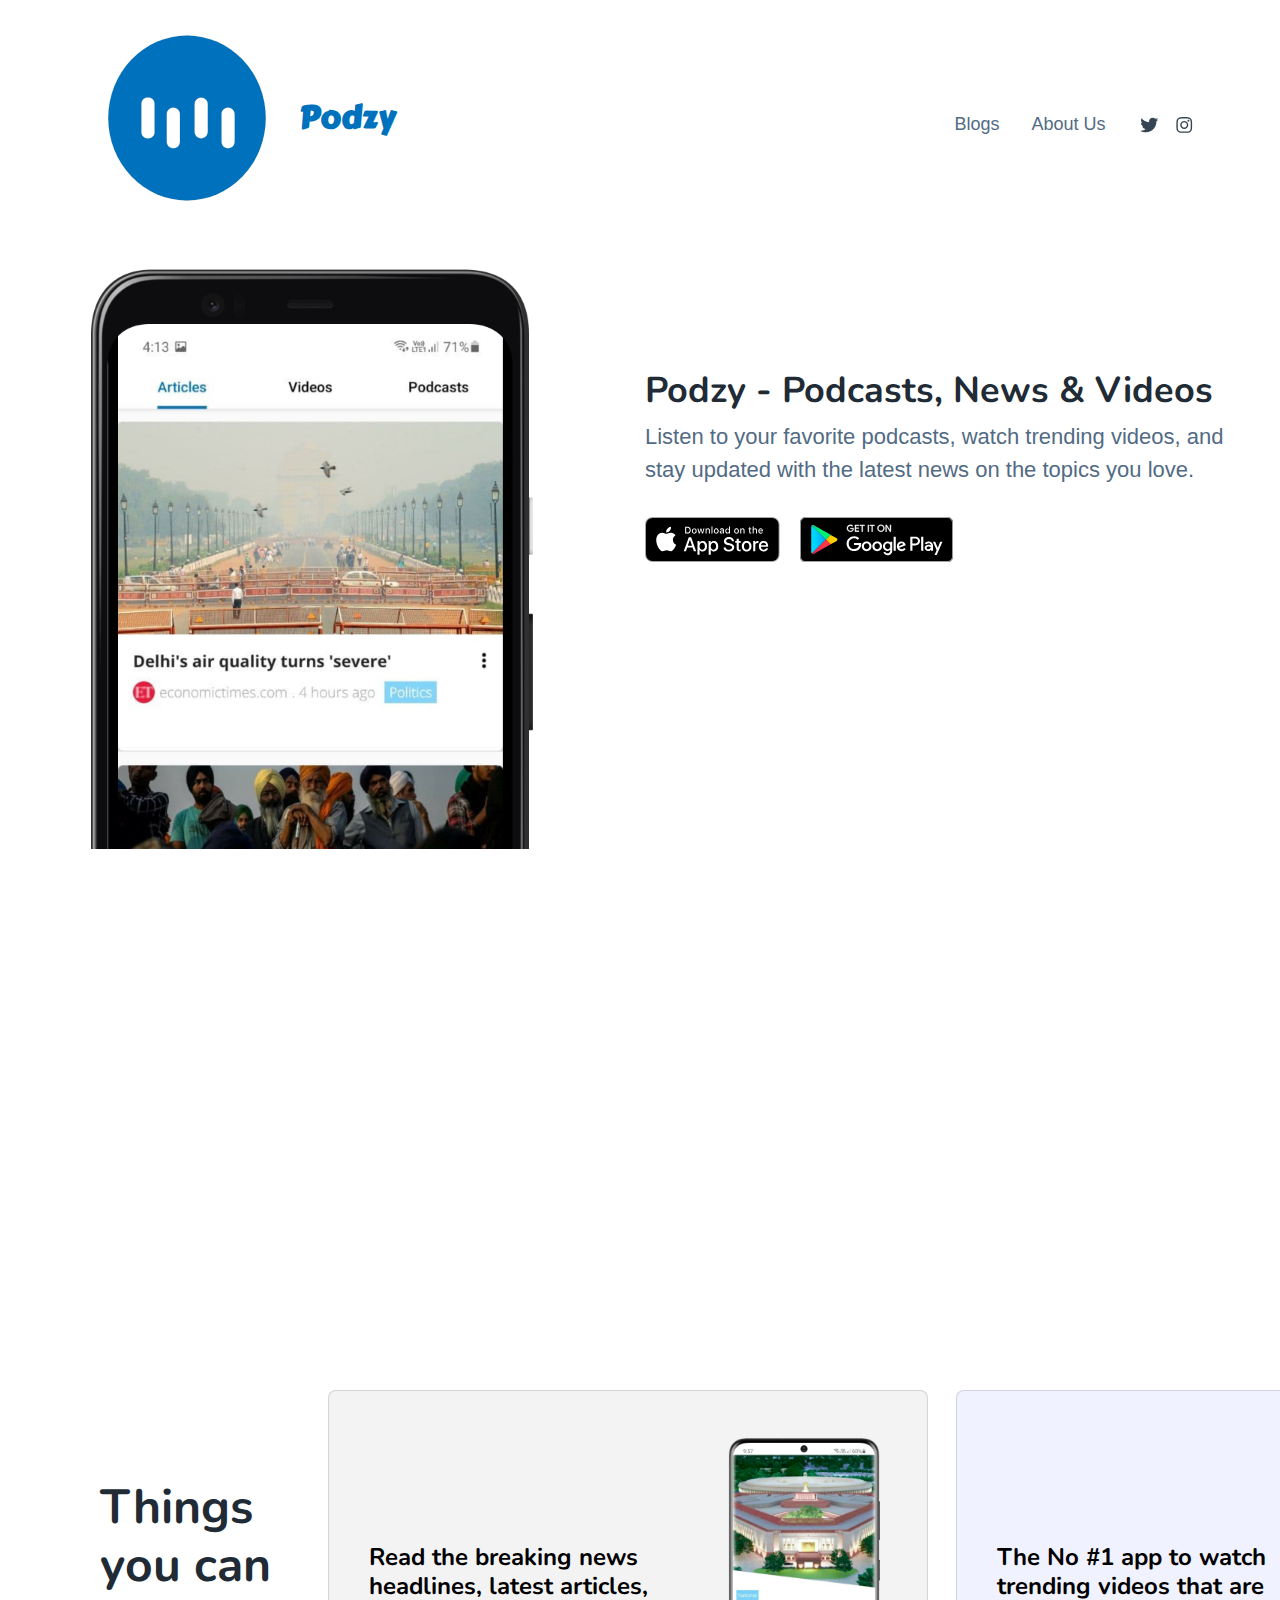
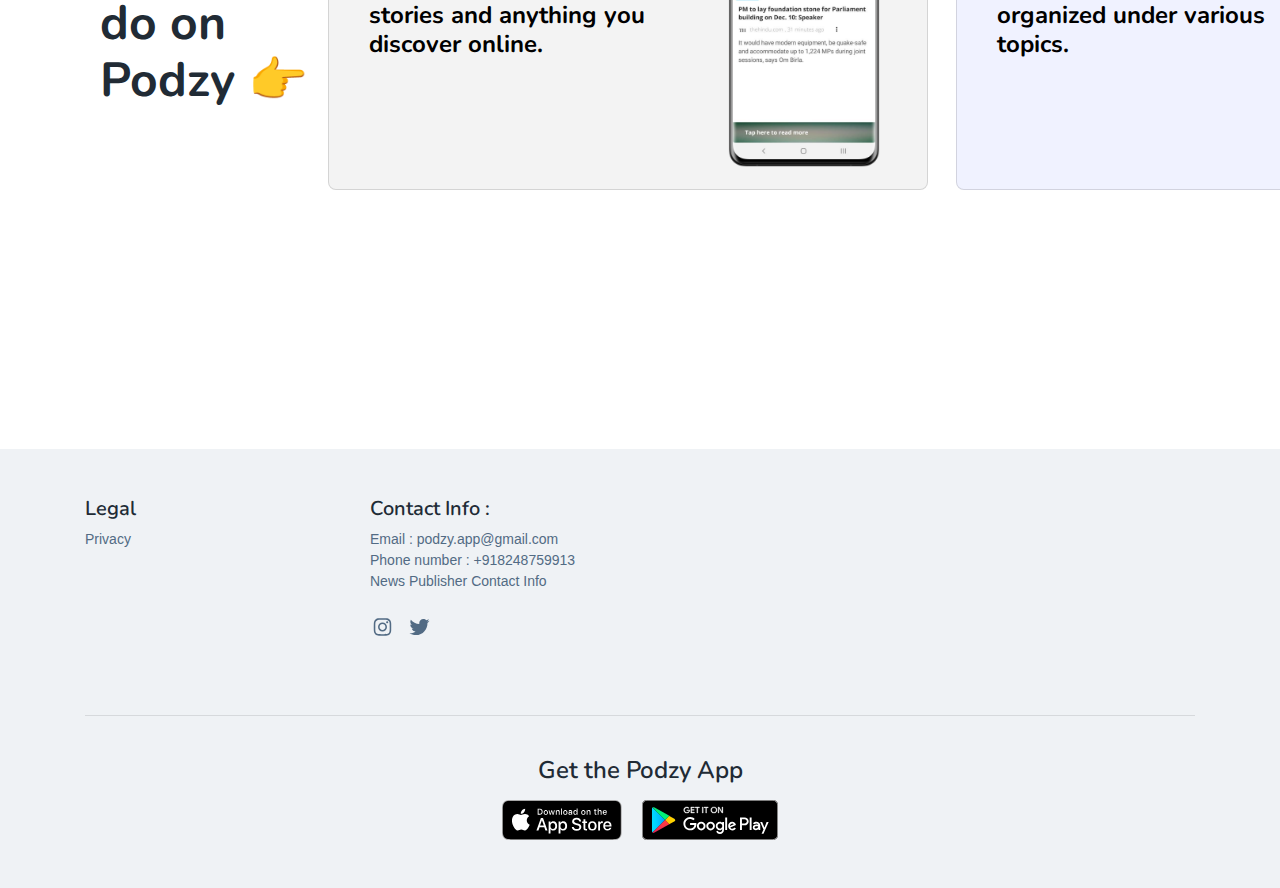
<file: index.html>
<!DOCTYPE html>
<html lang="en"> 
<head>
    <title>Podzy: Podcasts, News & Videos | Made in India</title>
    <meta charset="utf-8">
    <meta http-equiv="X-UA-Compatible" content="IE=edge">
    <meta name="viewport" content="width=device-width, initial-scale=1.0">
    <meta name="author" content="Podzy">    
	<meta name="description" content="Podzy is a one-stop destination to Read, Listen &amp; Watch all your favorite News &amp; Stories. Discover the world of Podzy!">
    <meta name="keywords" content="Podzy,News,Magazines,Articles,Stories,Podcast,Video,TTS,Text to Speech,Videos,Podcasts,app,Android,Podzy app,iOS">
	<link rel="shortcut icon" href="assets/images/logo.svg"> 
	<script type="application/ld+json">
		{
			"@context": "https://schema.org",
			"@type": "WebSite",
			"url": "https://podzy.in",
			"name": "Podzy",
			"description": "A one-stop destination to Read, Listen & Watch all your favorite News & Stories.",
			"publisher": {
				"@type": "Organization",
				"name": "Podzy"
			}
		}
	</script>
	<!--  https://alvarotrigo.com/blog/scroll-horizontally-with-mouse-wheel-vanilla-java/  -->

<!-- Facebook -->
<meta property="og:site_name" content="Podzy">
<meta property="og:title" content="A one stop destination to Read, Listen &amp; Watch all your favorite News &amp; Stories">
<meta property="og:description" content="A one stop destination to Read, Listen &amp; Watch all your favorite News &amp; Stories">
<meta property="og:url" content="https://podzy.in">
<meta property="og:image" content="https://podzy.in/assets/images/logo.svg">
<meta property="og:type" content="website">

<!-- Twitter -->
<meta name="twitter:card" content="summary_large_image">
<meta name="twitter:title" content="Podzy - A one stop destination to Read, Listen &amp; Watch all your favorite News &amp; Stories">
<meta name="twitter:description" content="A one stop destination to Read, Listen &amp; Watch all your favorite News &amp; Stories">
<meta name="twitter:site" content="@PodzyApp"/>
<meta name="twitter:creator" content="@PodzyApp"/>
<meta name="twitter:image" content="https://podzy.in/assets/images/logo.svg"/>

    
    <!-- Google Font -->
    <link rel="stylesheet" type="text/css" href="https://fonts.googleapis.com/css?family=Carter+One" />
    <link href="https://fonts.googleapis.com/css?family=Maven+Pro:400,500,700|Nunito:400,600,700" rel="stylesheet">

    <!-- FontAwesome JS-->
	<script defer src="assets/fontawesome/js/all.min.js"></script>
    
    <!-- Plugins CSS -->
    <link rel="stylesheet" href="assets/plugins/jquery-flipster/dist/jquery.flipster.min.css">
    
    
    <!-- Theme CSS -->  
    <link id="theme-style" rel="stylesheet" href="assets/css/theme.css">
</head> 

<style>
	body {
		font-family: 'Arial', sans-serif;
		margin: 0;
		padding: 0;
	}

	.parent-container {
		display: flex;
		align-items: center;
	}

	.heading-container {
    	margin-right: 16px;
		margin-left: 100px;
	}

	.heading-container h2 {
		font-size: 3rem; 
		font-weight: bold;
	}

	.scrolling-container {
		overflow-x: scroll;
		overflow-y: hidden;
		white-space: nowrap;
	}

	.scrolling-container .card {
		display: inline-block;
		align-items: center;
		padding: 10px;
		border-radius: 8px;
		overflow: hidden;
		background-color: #f0f0f0; 
		width: 600px; 
		height: 400px;
		margin-right: 24px;
		margin-top: 30px;
		margin-bottom: 40px;
	}
	.scrolling-container .card-content {
		display: flex;
		align-items: center;
		justify-content: space-between;
		width: 100%;
	}

	.scrolling-container .text-container {
		flex: 1;
		padding-left: 30px;
		padding-right: 10px;
		max-width: 400px; 
		white-space: normal; 
		overflow-wrap: break-word;
	}
	.scrolling-container .text-container h3 {
		font-size: 24px; 
		color: #000000;
		font-weight: bold;
		margin: 0;
	}

	.scrolling-container .image-container {
		flex-shrink: 0;
	}

	.scrolling-container .card img {
		max-width: 100%; 
		max-height: 400px; 
		display: block; 
		margin: 0 auto; 
		padding: 22px;
	}

	.scrolling-container .card h1 {
		font-size: 24px;
		margin-bottom: 16px;
	}
	.scrolling-container .card p {
		font-size: 16px;
	}
	.scrolling-container .card:nth-child(odd) {
		background-color: #f3f3f3;
	}
	.scrolling-container .card:nth-child(even) {
		background-color: #f0f2ff;
	}

	.navbar-nav .nav-item .nav-link {
    transition: color 0.3s ease-in-out;
  }
  .navbar-nav .nav-item .nav-link:hover, .navbar-nav .nav-item.active .nav-link {
    color: #0071bc;
  }

</style>
<body>    
	<header class="header">
		<div class="branding">  
		  <div class="container position-relative">
			<nav class="navbar navbar-expand-lg">
			  <h1 class="site-logo">
				<a class="navbar-brand d-flex align-items-center" href="/">
				  <img class="w-50 logo-icon" src="assets/images/logo.svg" alt="Podzy Logo">
				  <span style="font-family: 'Carter One'; font-style: normal; font-variant: normal; color: #0071bc; margin-left: 10px;">Podzy</span>
				</a>
			  </h1>
			  <!-- Navigation Elements -->
			  <ul class="navbar-nav ml-auto"> <!-- Added ml-auto class here -->
				<li class="nav-item">
				  <a class="nav-link px-3" style="font-size: 18px;" href="blogs.html">Blogs</a>
				</li>
				<li class="nav-item">
				  <a class="nav-link px-3" style="font-size: 18px;" href="#section2">About Us</a>
				</li>
			  </ul>
			  <ul class="social-list list-inline mb-0 ml-3">
				<li class="list-inline-item"><a class="text-dark" href="https://twitter.com/PodzyApp"><i class="fab fa-twitter fa-fw" style="font-size: 18px;"></i></a></li>
				<li class="list-inline-item"><a class="text-dark" href="https://www.instagram.com/podzy_app/"><i class="fab fa-instagram fa-fw" style="font-size: 18px;"></i></a></li>
			  </ul>
			</nav>     
		  </div>
		</div>
	  </header>
	
	
    
    <section style="height: 100vh;" class="hero-section">
	    <div class="container">
		    <div class="row figure-holder">
			    <div class="main-text-block col-12 col-md-6 pt-3 pt-md-4">
				    <h2 class="site-headline font-weight-bold mt-lg-5 pt-lg-5">Podzy - Podcasts, News & Videos</h2>
				    <div class="site-tagline mb-3">Listen to your favorite podcasts, watch trending videos, and stay updated with the latest news on the topics you love.</div>
				    <div class="cta-btns">
					    <ul class="app-stores list-unstyled list-inline mx-auto mx-md-0 d-inline-block">
						    <li class="list-inline-item mr-3"><a href="https://apps.apple.com/in/app/podzy-podcast-news-videos/id6447624492"><img class="ios" src="assets/images/appstore-apple.svg" alt="app-store"></a></li>
						    <li class="list-inline-item"><a href="https://play.google.com/store/apps/details?id=com.podeo"><img class="android" src="assets/images/appstore-android.svg" alt="google play"></a></li>
					    </ul>
				    </div>
			    </div>
		    </div>
	    </div>
    </section>

	<div style="height: 100vh;" class="parent-container">
		<div class="heading-container">
			<h2 class="heading">Things you can do on Podzy 👉</h2>
		</div>
		<div class="scrolling-container">
			<div class="card">
				<div class="card-content">
					<div class="text-container">
						<h3>Read the breaking news headlines, latest articles, stories and anything you discover online.</h3>
					</div>
					<div class="image-container">
						<img src="assets/images/news.png" alt="News Image">
					</div>
				</div>
			</div>
			<div class="card">
				<div class="card-content">
					<div class="text-container">
						<h3>The No #1 app to watch trending videos that are organized under various topics.</h3>
					</div>
					<div class="image-container">
						<img src="assets/images/video.png" alt="Video Image">
					</div>
				</div>
			</div>
			<div class="card">
				<div class="card-content">
					<div class="text-container">
						<h3>Enjoy a delightful podcast experience. Find your next obsession with our hand-curated podcast recommendations for easy discovery</h3>
					</div>
					<div class="image-container">
						<img src="assets/images/podcast.png" alt="Video Image">
					</div>
				</div>
			</div>
			<div class="card">
				<div class="card-content">
					<div class="text-container">
						<h3>We help you discover topics like tech, business, food, entrepreneurship, design, politics and more.</h3>
					</div>
					<div class="image-container">
						<img src="assets/images/discover.png" alt="Video Image">
					</div>
				</div>
			</div>
	
			<div class="card">
				<div class="card-content">
					<div class="text-container">
						<h3>Enjoy hands-free experience with our text to speech technology and get updated with the latest happenings even when you are cooking, commuting or working out</h3>
					</div>
					<div class="image-container">
						<img src="assets/images/listen.png" alt="Video Image">
					</div>
				</div>
			</div>
		</div>
	</div>

<!-- Trusted By so and so section -->     
    <section style="display:none" class="logos-section theme-bg-primary py-5 text-center">
	    <div class="container">
		    <h3 class="mb-5">Trusted by hundreds of software businesses</h3>
		    <div class="logos-row row mx-auto"> 
	            <div class="item col-6 col-md-4 col-lg-2 mb-3 mb-lg-0">
		            <div class="item-inner">
		                <img src="assets/images/logos/logo-1.svg" alt="logo">
		            </div>
	            </div>
	            <div class="item col-6 col-md-4 col-lg-2 mb-3 mb-lg-0">
		            <div class="item-inner">
		                <img src="assets/images/logos/logo-2.svg" alt="logo">
		            </div>
	            </div>
	            <div class="item col-6 col-md-4 col-lg-2 mb-3 mb-lg-0">
		            <div class="item-inner">
		                <img src="assets/images/logos/logo-3.svg" alt="logo">
		            </div>
	            </div>
	            <div class="item col-6 col-md-4 col-lg-2 mb-3 mb-lg-0">
		            <div class="item-inner">
		                <img src="assets/images/logos/logo-4.svg" alt="logo">
		            </div>
	            </div>
	            <div class="item col-6 col-md-4 col-lg-2 mb-3 mb-lg-0">
		            <div class="item-inner">
		                <img src="assets/images/logos/logo-5.svg" alt="logo">
		            </div>
	            </div>
	            <div class="item col-6 col-md-4 col-lg-2 mb-3 mb-lg-0">
		            <div class="item-inner">
		                <img src="assets/images/logos/logo-6.svg" alt="logo">
		            </div>
	            </div>    
	        </div>	    
	    </div>
    </section>

<!-- benifit section -->
    <section style="display:none" class="benefits-section py-5">
	    
	    <div class="container py-lg-5">
		    <h3 class="mb-5 text-center font-weight-bold">Market your mobile app effectively with Nova</h3>
		    <div class="row">
		        <div class="item col-12 col-lg-4">
				    <div class="item-inner text-center p-3 p-lg-5">
					    <img class="mb-3" src="assets/images/icon-target.svg" alt="" />
					    <h5>Focused on UX</h5>
					    <div>Use this area to list your app's key benefits.</div>
				    </div><!--//item-inner-->
			    </div><!--//item-->
			    <div class="item col-12 col-lg-4">
				    <div class="item-inner text-center p-3 p-lg-5">
					    <img class="mb-3" src="assets/images/icon-rocket.svg" alt="" />
					    <h5>Convert Users</h5>
					    <div>Use this area to list your app's key benefits.  </div>
				    </div><!--//item-inner-->
			    </div><!--//item-->
			    <div class="item col-12 col-lg-4">
				    <div class="item-inner text-center p-3 p-lg-5">
					    <img class="mb-3" src="assets/images/icon-cogs.svg" alt="" />
					    <h5>Easy Customisations</h5>
					    <div>Use this area to list your app's key benefits.  </div>
				    </div><!--//item-inner-->
			    </div><!--//item-->
		    </div><!--//row-->
		    <div class="pt-3 text-center">
			    <a class="btn btn-primary theme-btn theme-btn-ghost font-weight-bold" href="https://themes.3rdwavemedia.com/bootstrap-templates/free/nova-bootstrap-landing-page-template-for-mobile-apps/">Learn More</a>
		    </div>
	    </div>
	    
    </section>
    
<!-- Features section -->
    <section style="display:none" class="features-section py-5">
	    <div class="container py-lg-5">
		    <h3 class="mb-3 text-center font-weight-bold section-heading">Feature Highlights</h3>
		    <div class="row pt-5 mb-5">
			    
			    <div class="col-12 col-md-6 col-xl-5 offset-xl-1 d-none d-md-block">
				    <img class="product-figure product-figure-1 img-fluid" src="assets/images/product-figure-1.png" alt="" />
			    </div>
			    
		        <div class="col-12 col-md-6 col-xl-5 pr-xl-3 pt-md-3">
				    <div class="card rounded border-0 shadow-lg  mb-5">
					    <div class="card-body p-4">
							<h5 class="card-title"><i class="far fa-chart-bar mr-2 mr-lg-3 text-primary fa-lg fa-fw"></i>Feature Lorem Ipsum</h5>
							<p class="card-text">List one of your product's main features here. The screenshots used in this template are taken from <a href="https://themes.3rdwavemedia.com/bootstrap-templates/product/appify-bootstrap-4-admin-template-for-app-developers/" target="_blank">Bootstrap 4 admin template Appify</a>. </p>
							<a href="#" >Learn more <span class="more-arrow">&rarr;</span></a>
						</div>
				    </div><!--//card-->
				    
				    <div class="card rounded border-0 shadow-lg mb-5">
					    <div class="card-body p-4">
							<h5 class="card-title"><i class="fas fa-laptop-code mr-2 mr-lg-3 text-primary fa-lg fa-fw"></i>Feature Consectetuer</h5>
							<p class="card-text">List one of your product's main features here. The screenshots used in this template are taken from <a href="https://themes.3rdwavemedia.com/bootstrap-templates/product/appify-bootstrap-4-admin-template-for-app-developers/" target="_blank">Bootstrap 4 admin template Appify</a>.</p>
							<a href="#" >Learn more <span class="more-arrow">&rarr;</span></a>
						</div>
				    </div><!--//card-->
				    <div class="card rounded border-0 shadow-lg">
					    <div class="card-body p-4">
							<h5 class="card-title"><i class="far fa-calendar-alt mr-2 mr-lg-3 text-primary fa-lg fa-fw"></i>Feature Lorem Ipsum</h5>
							<p class="card-text">List one of your product's main features here. The screenshots used in this template are taken from <a href="https://themes.3rdwavemedia.com/bootstrap-templates/product/appify-bootstrap-4-admin-template-for-app-developers/" target="_blank">Bootstrap 4 admin template Appify</a>.</p>
							<a href="#" >Learn more <span class="more-arrow">&rarr;</span></a>
						</div>
				    </div><!--//card-->
			    </div>
			    
			    
		    </div>
		    
		    <div class="row">
			    <div class="col-12 col-md-6 col-xl-5 order-md-2 pr-xl-3 d-none d-md-block">
				    <img class="product-figure product-figure-2 img-fluid" src="assets/images/product-figure-2.png" alt="" />
			    </div>
			    <div class="col-12 col-md-6 col-xl-5 order-md-1 offset-xl-1 pt-xl-5">
				    <div class="card rounded border-0 shadow-lg  mb-5">
					    <div class="card-body p-4">
							<h5 class="card-title"><i class="fas fa-microphone-alt mr-2 mr-lg-3 text-primary fa-lg fa-fw"></i>Feature Commodo</h5>
							<p class="card-text">List one of your product's main features here. The screenshots used in this template are taken from <a href="https://themes.3rdwavemedia.com/bootstrap-templates/product/appify-bootstrap-4-admin-template-for-app-developers/" target="_blank">Bootstrap 4 admin template Appify</a>. Donec quam felis, ultricies nec, pellentesque eu, pretium quis, sem. </p>
							<a href="#" >Learn more <span class="more-arrow">&rarr;</span></a>
						</div>
				    </div><!--//card-->
				    
				    <div class="card rounded border-0 shadow-lg">
					    <div class="card-body p-4">
							<h5 class="card-title"><i class="far fa-comments mr-2 mr-lg-3 text-primary fa-lg fa-fw"></i>Feature  Ligula Eget</h5>
							<p class="card-text">List one of your product's main features here. Lorem ipsum dolor sit amet. The screenshots used in this template are taken from <a href="https://themes.3rdwavemedia.com/bootstrap-templates/product/appify-bootstrap-4-admin-template-for-app-developers/" target="_blank">Bootstrap 4 admin template Appify</a>.</p>
							<a href="#" >Learn more <span class="more-arrow">&rarr;</span></a>
						</div>
				    </div><!--//card-->
			    </div>
			   
		    </div>
		    
		    <div class="pt-5 text-center">
			    <a class="btn btn-primary theme-btn theme-btn-ghost font-weight-bold" href="#">View all features</a>
		    </div>
	    </div><!--//container-->
	    
    </section><!--//features-section-->
        
    
    <section style="display:none" id="quote" class="testimonial-section py-5">
	    <div class="container py-lg-5">
		    <h3 class="mb-1 mb-md-5 text-center">Loved by thousands of app developers like you</h3>
		    
		    <div id="flipster-carousel" class="flipster-carousel pt-md-3">
			    <div class="flip-items pb-5">
				    <div class="flip-item text-center text-md-left">
					    <div class="item-inner shadow-lg rounded">
						    <h5 class="mb-2">Amazing App!</h5>
						    <div class="ratings text-primary mb-3"><i class="fas fa-star"></i><i class="fas fa-star"></i><i class="fas fa-star"></i><i class="fas fa-star"></i><i class="fas fa-star"></i></div>
						    <div class="mb-3"> ... 
						    </div>
						    <div class="source media flex-column flex-md-row">
							    <img class="source-profile rounded-circle mr-md-3 mx-auto mx-md-0" src="assets/images/users/user-1.jpg" alt="" />
							    <div class="source-info media-body pt-3">
								    <div>Tony Carter</div>
								    <div>London, UK</div>
							    </div>
						    </div>
					    </div><!--//item-inner-->
				    </div><!--//flip-item-->
				    
				    <div class="flip-item">
					    <div class="item-inner shadow-lg rounded">
						    <h5 class="mb-2">Marvellous!</h5>
						    <div class="ratings text-primary mb-3"><i class="fas fa-star"></i><i class="fas fa-star"></i><i class="fas fa-star"></i><i class="fas fa-star"></i><i class="fas fa-star-half"></i></div>
						    <div class="mb-3">Lorem ipsum dolor sit amet, consectetuer adipiscing elit. Aenean commodo ligula eget dolor. Aenean massa. Cum sociis natoque penatibus et magnis dis.Lorem ipsum dolor sit amet, consectetuer adipiscing elit. Aenean commodo ligula eget dolor. Aenean massa. 
						    </div>
						    <div class="source media ">
							    <img class="source-profile rounded-circle mr-3" src="assets/images/users/user-2.jpg" alt="" />
							    <div class="source-info media-body pt-3">
								    <div>Helen Owens</div>
								    <div>New York, US</div>
							    </div>
						    </div>
					    </div><!--//item-inner-->
				    </div><!--//flip-item-->
				    
				    <div class="flip-item">
					    <div class="item-inner shadow-lg rounded">
						    <h5 class="mb-2">Actually Impressive!</h5>
						    <div class="ratings text-primary mb-3"><i class="fas fa-star"></i><i class="fas fa-star"></i><i class="fas fa-star"></i><i class="fas fa-star"></i><i class="fas fa-star"></i></div>
						    <div class="mb-3">Lorem ipsum dolor sit amet, consectetuer adipiscing elit. Aenean commodo ligula eget dolor. Aenean massa. Cum sociis natoque penatibus et magnis dis.Lorem ipsum dolor sit amet, consectetuer adipiscing elit. Aenean commodo ligula eget dolor. Aenean massa. 
						    </div>
						    <div class="source media">
							    <img class="source-profile rounded-circle mr-3" src="assets/images/users/user-3.jpg" alt="" />
							    <div class="source-info media-body pt-3">
								    <div>Scott Rivera</div>
								    <div>Florida, US</div>
							    </div>
						    </div>
					    </div><!--//item-inner-->
				    </div><!--//flip-item-->
				    
				    <div class="flip-item">
					    <div class="item-inner shadow-lg rounded">
						    <h5 class="mb-2">Total Game Changer!</h5>
						    <div class="ratings text-primary mb-3"><i class="fas fa-star"></i><i class="fas fa-star"></i><i class="fas fa-star"></i><i class="fas fa-star"></i><i class="fas fa-star"></i></div>
						    <div class="mb-3">Lorem ipsum dolor sit amet, consectetuer adipiscing elit. Aenean commodo ligula eget dolor. Aenean massa. Cum sociis natoque penatibus et magnis dis.Lorem ipsum dolor sit amet, consectetuer adipiscing elit. Aenean commodo ligula eget dolor. Aenean massa. 
						    </div>
						    <div class="source media">
							    <img class="source-profile rounded-circle mr-3" src="assets/images/users/user-4.jpg" alt="" />
							    <div class="source-info media-body pt-3">
								    <div>Charles Brewer</div>
								    <div>San Francisco, US</div>
							    </div>
						    </div>
					    </div><!--//item-inner-->
				    </div><!--//flip-item-->
				    
				    <div class="flip-item">
					    <div class="item-inner shadow-lg rounded">
						    <h5 class="mb-2">Just Perfect!</h5>
						    <div class="ratings text-primary mb-3"><i class="fas fa-star"></i><i class="fas fa-star"></i><i class="fas fa-star"></i><i class="fas fa-star"></i><i class="fas fa-star"></i></div>
						    <div class="mb-3">Lorem ipsum dolor sit amet, consectetuer adipiscing elit. Aenean commodo ligula eget dolor. Aenean massa. Cum sociis natoque penatibus et magnis dis.Lorem ipsum dolor sit amet, consectetuer adipiscing elit. Aenean commodo ligula eget dolor. Aenean massa. 
						    </div>
						    <div class="source media">
							    <img class="source-profile rounded-circle mr-3" src="assets/images/users/user-5.jpg" alt="" />
							    <div class="source-info media-body pt-3">
								    <div>Deborah Reed</div>
								    <div>Paris, France</div>
							    </div>
						    </div>
					    </div><!--//item-inner-->
				    </div><!--//flip-item-->
				    
				    <div class="flip-item">
					    <div class="item-inner shadow-lg rounded">
						    <h5 class="mb-2">Great App!</h5>
						    <div class="ratings text-primary mb-3"><i class="fas fa-star"></i><i class="fas fa-star"></i><i class="fas fa-star"></i><i class="fas fa-star"></i><i class="fas fa-star"></i></div>
						    <div class="mb-3">Lorem ipsum dolor sit amet, consectetuer adipiscing elit. Aenean commodo ligula eget dolor. Aenean massa. Cum sociis natoque penatibus et magnis dis.Lorem ipsum dolor sit amet, consectetuer adipiscing elit. Aenean commodo ligula eget dolor. Aenean massa. 
						    </div>
						    <div class="source media">
							    <img class="source-profile rounded-circle mr-3" src="assets/images/users/user-6.jpg" alt="" />
							    <div class="source-info media-body pt-3">
								    <div>Tony Cheng</div>
								    <div>San Francisco, US</div>
							    </div>
						    </div>
					    </div><!--//item-inner-->
				    </div><!--//flip-item-->
				    
				    <div class="flip-item">
					    <div class="item-inner shadow-lg rounded">
						    <h5 class="mb-2">Exceptional!</h5>
						    <div class="ratings text-primary mb-3"><i class="fas fa-star"></i><i class="fas fa-star"></i><i class="fas fa-star"></i><i class="fas fa-star"></i><i class="fas fa-star"></i></div>
						    <div class="mb-3">Lorem ipsum dolor sit amet, consectetuer adipiscing elit. Aenean commodo ligula eget dolor. Aenean massa. Cum sociis natoque penatibus et magnis dis.Lorem ipsum dolor sit amet, consectetuer adipiscing elit. Aenean commodo ligula eget dolor. Aenean massa. 
						    </div>
						    <div class="source media">
							    <img class="source-profile rounded-circle mr-3" src="assets/images/users/user-7.jpg" alt="" />
							    <div class="source-info media-body pt-3">
								    <div>Kimberly Wells</div>
								    <div>London, UK</div>
							    </div>
						    </div>
					    </div><!--//item-inner-->
				    </div><!--//flip-item-->

			    </div><!--//items-wrapper-->    
			    <div class="pt-5 text-center">
				    <a class="btn btn-primary theme-btn font-weight-bold" href="https://themes.3rdwavemedia.com/bootstrap-templates/free/nova-bootstrap-landing-page-template-for-mobile-apps/">Try Nova Now</a>
			    </div>
			    
		    </div>
	    </div><!--//container-->
	    
    </section><!--//testimonial-section-->
           
    
    <footer class="footer theme-bg-primary">
	    <div class="container py-5 mb-3">
		    <div class="row">
			    <div class="footer-col col-6 col-lg-3">
				    <h4 class="col-heading">Legal</h4>
				    <ul class="list-unstyled">
					    <li><a href="https://podzy.in/privacy_policy.html">Privacy</a></li>
				    </ul>
			    </div><!--//footer-col-->
			    <div class="footer-col col-6 col-lg-3">
				    <h4 class="col-heading">Contact Info : </h4>
				    <div>
					<a href="mailto:podzy.app@gmail.com">Email : podzy.app@gmail.com</a><br>
					<a href="#">Phone number : +918248759913</a><br>
					<a href="publisher_contact.html">News Publisher Contact Info</a>
					<br><br>
				     </div>
				    <ul class="social-list list-unstyled mb-0">
					    <li class="list-inline-item"><a href="https://www.instagram.com/podzy_app/"><i class="fab fa-instagram fa-fw"></i></a></li>
			            <li class="list-inline-item"><a href="https://twitter.com/PodzyApp"><i class="fab fa-twitter fa-fw"></i></a></li>		                
		            </ul><!--//social-list-->
		               
			    </div><!--//footer-col-->
		    </div><!--//row-->
	    </div><!--//container-->
	    <div class="container">
		    <hr>
	    </div>
	    <div class="download-area py-4">
		    <div class="container text-center">
			    <h3 class="mb-3">Get the Podzy App</h3>
			    <ul class="app-stores list-unstyled list-inline mx-auto  d-inline-block">
					<li class="list-inline-item mr-3"><a href="https://apps.apple.com/in/app/podzy-podcast-news-videos/id6447624492"><img class="ios" src="assets/images/appstore-apple.svg" alt="Podzy on app-store"></a></li>
				    <li class="list-inline-item"><a href="https://play.google.com/store/apps/details?id=com.podeo"><img class="android" src="assets/images/appstore-android.svg" alt="Podzy on Google Play"></a></li>
			    </ul>
		    </div><!--//container-->
	    </div><!--//download-area-->
    </footer>

       
    <!-- Javascript -->          
    <script type="text/javascript" src="assets/plugins/jquery-3.4.1.min.js"></script>
    <script type="text/javascript" src="assets/plugins/popper.min.js"></script>
    <script type="text/javascript" src="assets/plugins/bootstrap/js/bootstrap.min.js"></script>  
    
    <!-- Page Specific JS -->
    <script type="text/javascript" src="assets/plugins/jquery-flipster/dist/jquery.flipster.min.js"></script> 
    <script type="text/javascript" src="assets/js/flipster-custom.js"></script> 
</body>
</html>
</file>
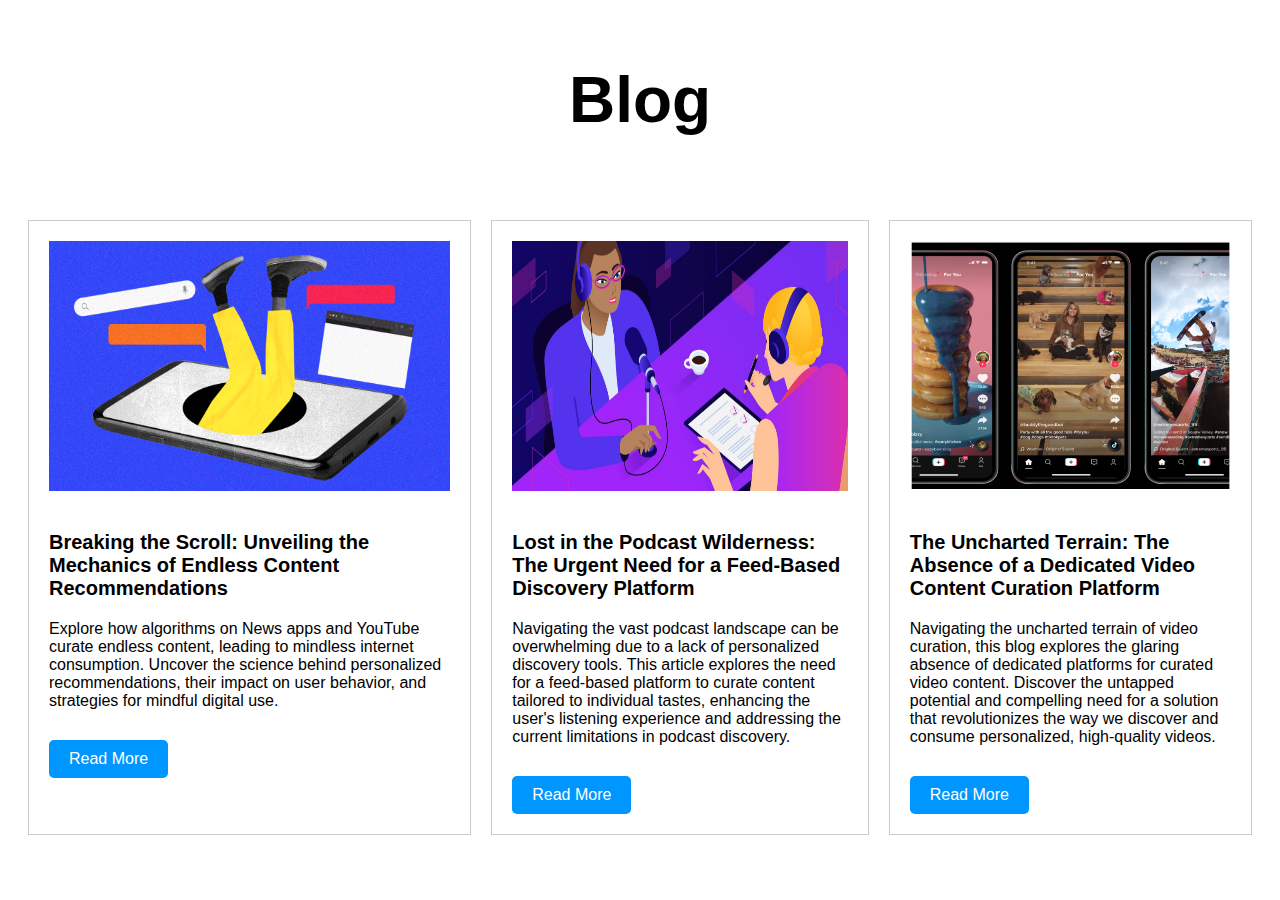
<file: blogs.html>
<!DOCTYPE html>
<html lang="en">
<head>
<meta charset="UTF-8">
<meta name="viewport" content="width=device-width, initial-scale=1.0">
<title>Blog</title>
<style>
  body {
    font-family: Arial, sans-serif;
  }
  .main-heading {
    text-align: center;
    padding: 20px;
    font-size: 4em;
  }
  .grid-container {
    display: grid;
    grid-template-columns: auto auto auto;
    padding: 10px;
  }
  .grid-item {
    padding: 20px;
    border: 1px solid #ccc;
    margin: 10px;
  }
  .image {
    width: 100%;
    height: 250px;
    background-color: #ddd;
  }

  .image img {
    width: 100%;
    height: 250px;
  }

  .title {
    font-size: 20px;
    margin: 10px 0;
    font-weight: bold;
    margin-top: 40px;
  }
  .description {
    margin: 10px 0;
    margin-top: 20px;
  }
  .read-more {
    display: inline-block;
    background-color: #0096FF;
    color: white;
    padding: 10px 20px;
    text-decoration: none;
    border-radius: 5px;
    margin-top: 20px;
  }
  .read-more:hover {
    background-color: #0000FF;
  }
</style>
</head>
<body>
<h1 class="main-heading">Blog</h1>
<div class="grid-container">
  <div class="grid-item">
    <div class="image"><img src="assets/images/rabbit_hole.png" alt="rabbit hole"></div>
    <div class="title">Breaking the Scroll: Unveiling the Mechanics of Endless Content Recommendations</div>
    <div class="description">Explore how algorithms on News apps and YouTube curate endless content, leading to mindless internet consumption. Uncover the science behind personalized recommendations, their impact on user behavior, and strategies for mindful digital use.</div>
    <a href="podzy_scroll.html" class="read-more">Read More</a>
  </div>
  <div class="grid-item">
    <div class="image"><img src="assets/images/podcast_wild.jpg" alt="Podcast Feed"></div>
    <div class="title">Lost in the Podcast Wilderness: The Urgent Need for a Feed-Based Discovery Platform</div>
    <div class="description">Navigating the vast podcast landscape can be overwhelming due to a lack of personalized discovery tools. This article explores the need for a feed-based platform to curate content tailored to individual tastes, enhancing the user's listening experience and addressing the current limitations in podcast discovery.</div>
    <a href="podcast_feed.html" class="read-more">Read More</a>
  </div>
  <div class="grid-item">
    <div class="image"><img src="assets/images/vido_feed.png" alt="Video Feed"></div>
    <div class="title">The Uncharted Terrain: The Absence of a Dedicated Video Content Curation Platform</div>
    <div class="description">Navigating the uncharted terrain of video curation, this blog explores the glaring absence of dedicated platforms for curated video content. Discover the untapped potential and compelling need for a solution that revolutionizes the way we discover and consume personalized, high-quality videos.</div>
    <a href="video_feed.html" class="read-more">Read More</a>
  </div>
  <!-- Repeat .grid-item for more blog posts -->
</div>

</body>
</html>
</file>
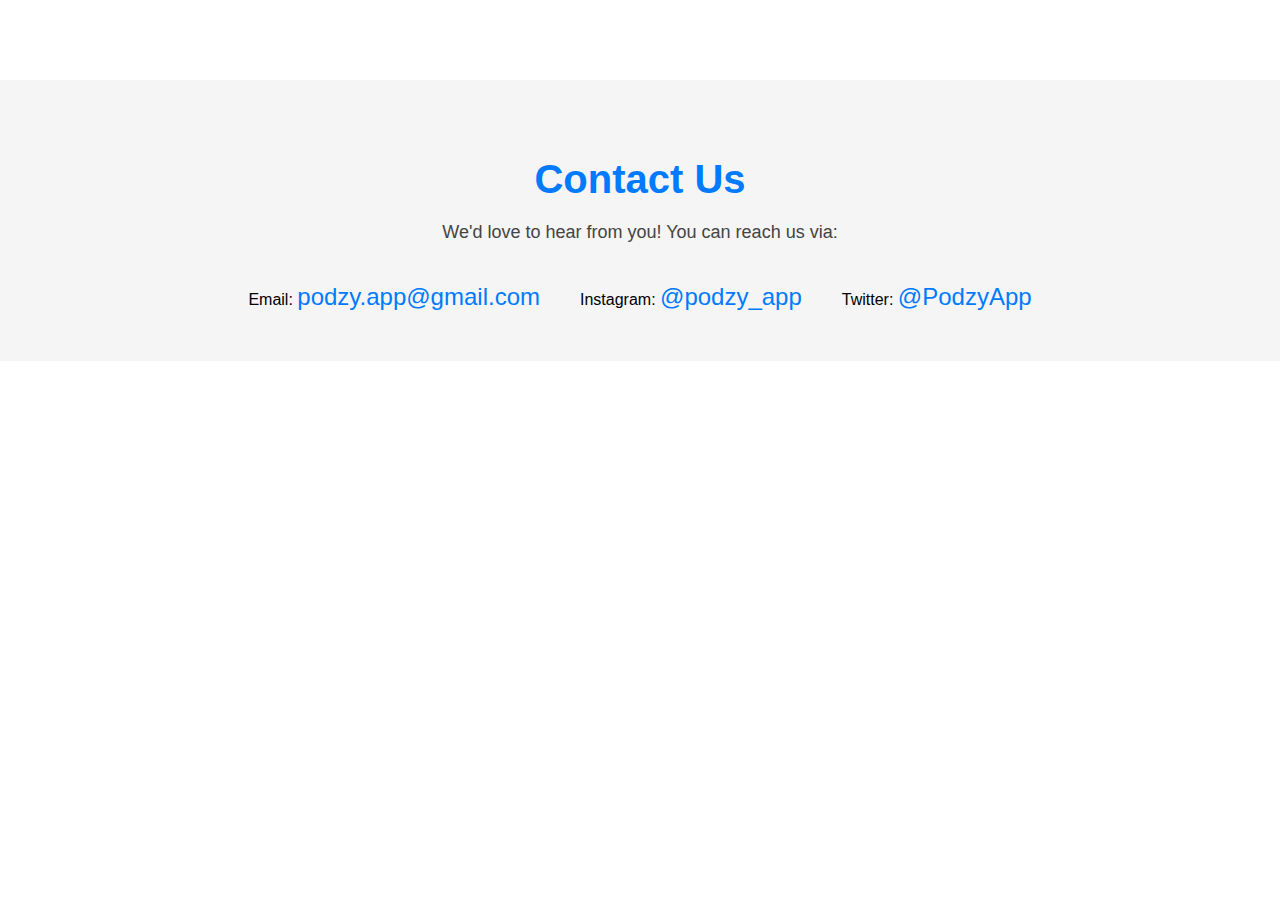
<file: contact.html>
<!DOCTYPE html>
<html>
  <head>
    <title>Contact Us - Podzy</title>
    <style>
      /* Global styles */
      * {
        box-sizing: border-box;
      }
      body {
        font-family: Arial, sans-serif;
        margin: 0;
      }
      /* Header styles */
      header {
        background-color: #fff;
        box-shadow: 0 2px 2px rgba(0, 0, 0, 0.1);
        position: fixed;
        top: 0;
        left: 0;
        right: 0;
        z-index: 999;
      }
      nav ul {
        list-style: none;
        margin: 0;
        padding: 0;
        display: flex;
        justify-content: space-between;
        align-items: center;
        max-width: 1200px;
        margin: 0 auto;
      }
      nav ul li {
        margin: 0 20px;
      }
      nav ul li a {
        color: #444;
        text-decoration: none;
        font-size: 16px;
        transition: color 0.2s ease-in-out;
      }
      nav ul li a:hover,
      nav ul li a.active {
        color: #007bff;
      }
      /* Main styles */
      main {
        margin-top: 80px;
        padding: 50px 0;
        background-color: #f5f5f5;
        text-align: center;
      }
      main h1 {
        font-size: 40px;
        margin-bottom: 20px;
        color: #007bff;
      }
      main p {
        font-size: 18px;
        margin-bottom: 40px;
        color: #444;
      }
      main ul {
        list-style: none;
        margin: 0;
        padding: 0;
        display: flex;
        justify-content: center;
        align-items: center;
      }
      main li {
        margin: 0 20px;
      }
      main li a {
        color: #007bff;
        text-decoration: none;
        font-size: 24px;
        transition: color 0.2s ease-in-out;
      }
      main li a:hover {
        color: #0056b3;
      }
      /* Footer styles */
      footer {
        background-color: #f5f5f5;
        padding: 20px;
        text-align: center;
      }
      footer p {
        font-size: 14px;
        margin: 0;
        color: #444;
      }
    </style>
  </head>
  <body>
    <main>
      <h1>Contact Us</h1>
      <p>We'd love to hear from you! You can reach us via:</p>
      <ul>
        <li>Email: <a href="mailto:podzy.app@gmail.com">podzy.app@gmail.com</a></li>
        <li>Instagram: <a href="https://www.instagram.com/podzy_app/">@podzy_app</a></li>
        <li>Twitter: <a href="https://twitter.com/PodzyApp">@PodzyApp</a></li>
      </ul>
    </main>
  </body>
</html>
</file>
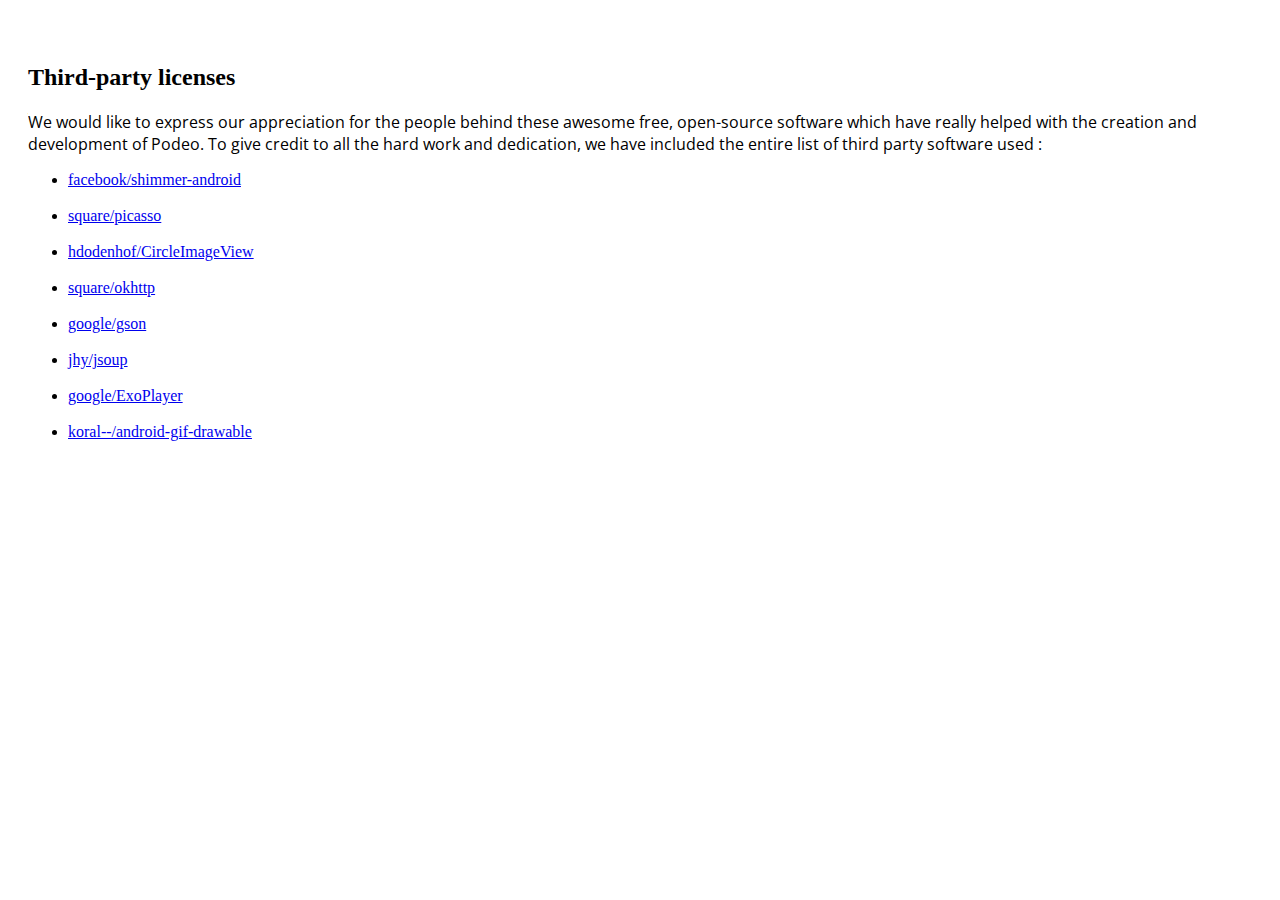
<file: open_source.html>
<html>

<head>
      <meta charset='utf-8'>
      <meta name='viewport' content='width=device-width'>
      <link href="./images/podeo_logo.png" rel="shortcut icon" type="image/x-icon">
      <title>Open Source</title>
<style>
p.excerpt{  
font-family: 'Open Sans', sans-serif;
margin-left: 20px;
margin-right: 40px; 
}
</style>

<link href="https://fonts.googleapis.com/css?family=Open+Sans:100,200,300italic,400italic,600italic,700italic,800italic,400,300,600,700,800|Lato:100,300,400,700,900,100italic,300italic,400italic,700italic,900italic|Raleway:400,100,200,300,500,600,700,800,900" rel="stylesheet" type="text/css">

</head>

<body>
<br><br>
<h2 style="margin-left: 20px">Third-party licenses</h2>
<p class="excerpt">
We would like to express our appreciation for the people behind these awesome free, open-source software which have really helped with the creation and development of Podeo. To give credit to all the hard work and dedication, we have included the entire list of third party software used :
</p>

 <ul style="margin-left: 20px">
  <li><a href="https://raw.githubusercontent.com/facebook/shimmer-android/master/LICENSE">facebook/shimmer-android</a></li><br>
  <li><a href="https://raw.githubusercontent.com/square/picasso/master/LICENSE.txt">square/picasso</a></li><br>
  <li><a href="https://raw.githubusercontent.com/hdodenhof/CircleImageView/master/LICENSE.txt">hdodenhof/CircleImageView</a></li><br>
  <li><a href="https://raw.githubusercontent.com/square/okhttp/master/LICENSE.txt">square/okhttp</a></li><br>
  <li><a href="https://raw.githubusercontent.com/google/gson/master/LICENSE">google/gson</a></li><br>
  <li><a href="https://raw.githubusercontent.com/jhy/jsoup/master/LICENSE">jhy/jsoup</a></li><br>
  <li><a href="https://raw.githubusercontent.com/google/ExoPlayer/release-v2/LICENSE">google/ExoPlayer</a></li><br>
  <li><a href="https://raw.githubusercontent.com/koral--/android-gif-drawable/dev/LICENSE">koral--/android-gif-drawable</a></li>
</ul> 

</body>

</html>
</file>
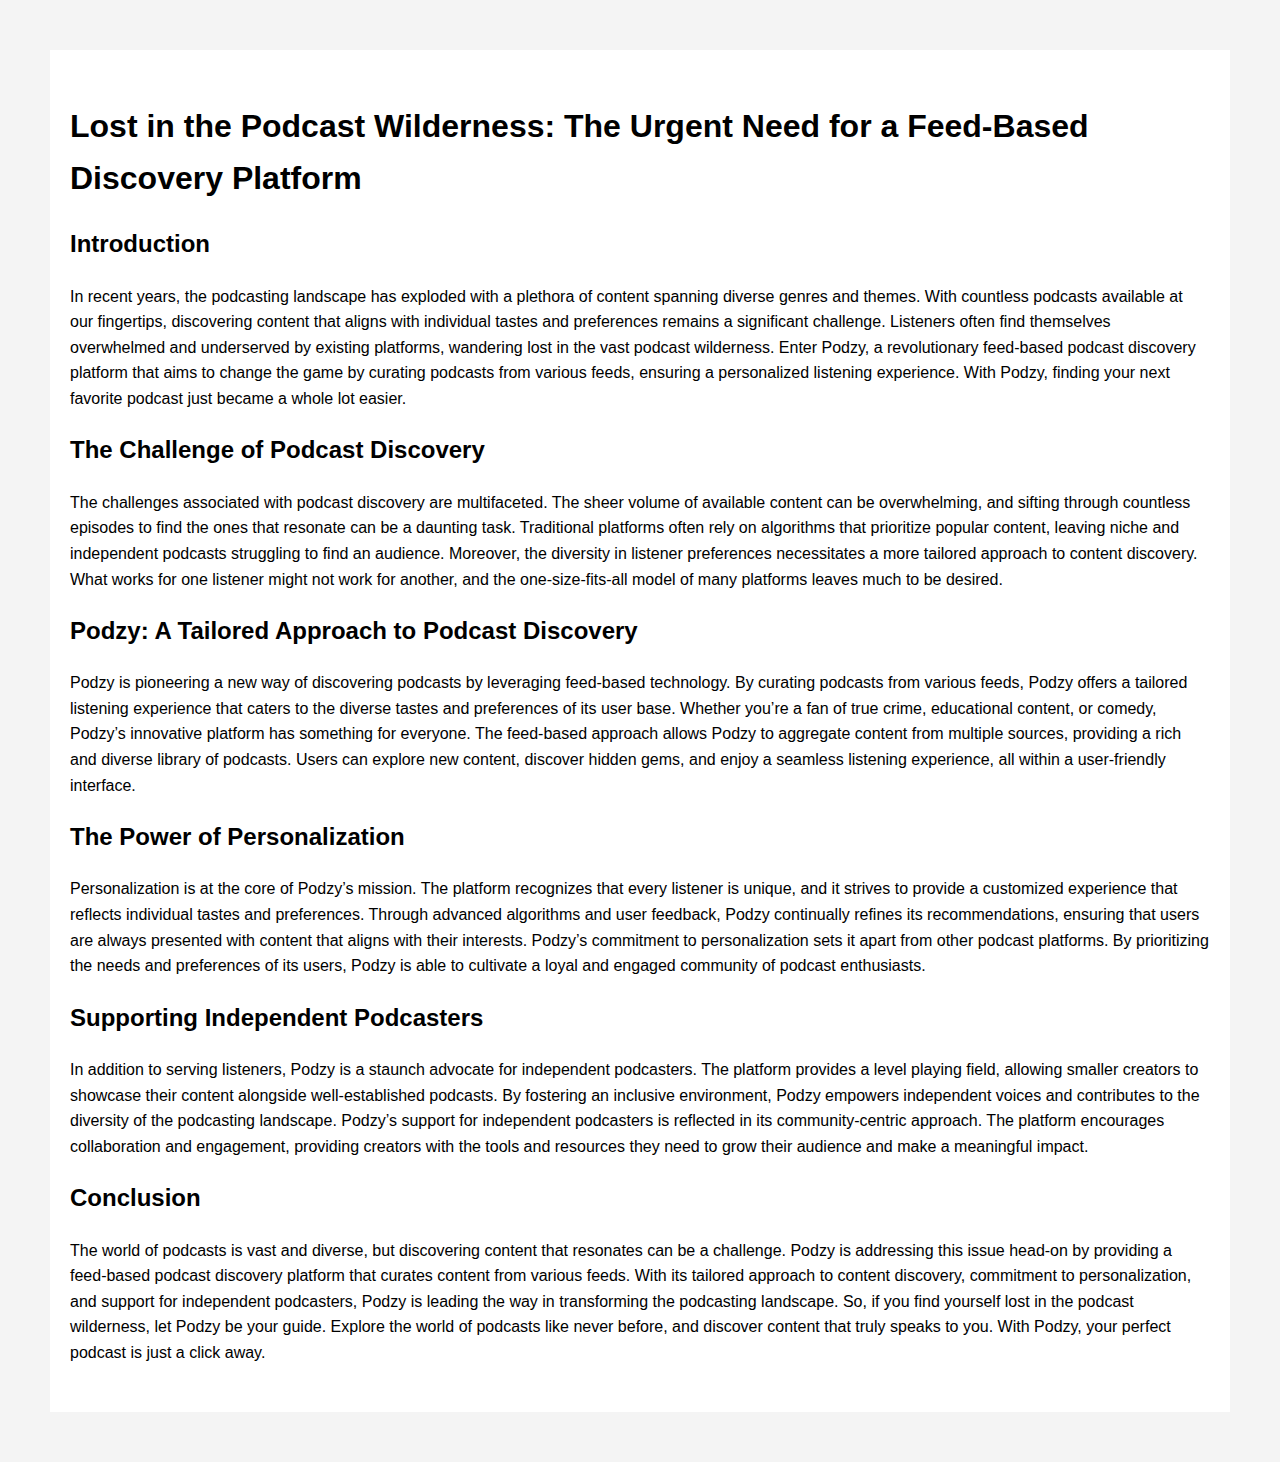
<file: podcast_feed.html>
<!DOCTYPE html>
<html lang="en">

<head>
    <meta charset="UTF-8">
    <meta http-equiv="X-UA-Compatible" content="IE=edge">
    <meta name="viewport" content="width=device-width, initial-scale=1.0">
    <meta name="description" content="Lost in the Podcast Wilderness: The Urgent Need for a Feed-Based Discovery Platform">
    <meta name="keywords" content="Podzy, mindful internet consumption, content recommendation algorithms, YouTube, News apps,Podcasts,Podcast">
    <title>Lost in the Podcast Wilderness: The Urgent Need for a Feed-Based Discovery Platform</title>
    <style>
        body {
            font-family: Arial, sans-serif;
            line-height: 1.6;
            margin: 50px;
            padding: 0;
            background-color: #f4f4f4;
        }
        main {
            padding: 30px 0;
            background: #ffffff;
        }
        main h1, main h2, main h3, main p {
            padding: 0 20px;
        }
    </style>
</head>

<body>
    <main>
        <h1>Lost in the Podcast Wilderness: The Urgent Need for a Feed-Based Discovery Platform</h1>

            <h2>Introduction</h2>
            <p>In recent years, the podcasting landscape has exploded with a plethora of content spanning diverse genres and themes. With countless podcasts available at our fingertips, discovering content that aligns with individual tastes and preferences remains a significant challenge. Listeners often find themselves overwhelmed and underserved by existing platforms, wandering lost in the vast podcast wilderness.

                Enter Podzy, a revolutionary feed-based podcast discovery platform that aims to change the game by curating podcasts from various feeds, ensuring a personalized listening experience. With Podzy, finding your next favorite podcast just became a whole lot easier.</p>
            
            <h2>The Challenge of Podcast Discovery</h2>
            <p>
                The challenges associated with podcast discovery are multifaceted. The sheer volume of available content can be overwhelming, and sifting through countless episodes to find the ones that resonate can be a daunting task. Traditional platforms often rely on algorithms that prioritize popular content, leaving niche and independent podcasts struggling to find an audience.
                Moreover, the diversity in listener preferences necessitates a more tailored approach to content discovery. What works for one listener might not work for another, and the one-size-fits-all model of many platforms leaves much to be desired.
            </p>
            <h2>Podzy: A Tailored Approach to Podcast Discovery</h2>
            <p>
                Podzy is pioneering a new way of discovering podcasts by leveraging feed-based technology. By curating podcasts from various feeds, Podzy offers a tailored listening experience that caters to the diverse tastes and preferences of its user base. Whether you’re a fan of true crime, educational content, or comedy, Podzy’s innovative platform has something for everyone.

                The feed-based approach allows Podzy to aggregate content from multiple sources, providing a rich and diverse library of podcasts. Users can explore new content, discover hidden gems, and enjoy a seamless listening experience, all within a user-friendly interface.
            </p>    
            <h2>The Power of Personalization</h2>
            <p>
                Personalization is at the core of Podzy’s mission. The platform recognizes that every listener is unique, and it strives to provide a customized experience that reflects individual tastes and preferences. Through advanced algorithms and user feedback, Podzy continually refines its recommendations, ensuring that users are always presented with content that aligns with their interests.
                Podzy’s commitment to personalization sets it apart from other podcast platforms. By prioritizing the needs and preferences of its users, Podzy is able to cultivate a loyal and engaged community of podcast enthusiasts.
            </p>

            <h2>Supporting Independent Podcasters</h2>
            <p>
                In addition to serving listeners, Podzy is a staunch advocate for independent podcasters. The platform provides a level playing field, allowing smaller creators to showcase their content alongside well-established podcasts. By fostering an inclusive environment, Podzy empowers independent voices and contributes to the diversity of the podcasting landscape.

Podzy’s support for independent podcasters is reflected in its community-centric approach. The platform encourages collaboration and engagement, providing creators with the tools and resources they need to grow their audience and make a meaningful impact.
            </p>
            <h2>Conclusion</h2>
            <p>
                The world of podcasts is vast and diverse, but discovering content that resonates can be a challenge. Podzy is addressing this issue head-on by providing a feed-based podcast discovery platform that curates content from various feeds. With its tailored approach to content discovery, commitment to personalization, and support for independent podcasters, Podzy is leading the way in transforming the podcasting landscape.
                So, if you find yourself lost in the podcast wilderness, let Podzy be your guide. Explore the world of podcasts like never before, and discover content that truly speaks to you. With Podzy, your perfect podcast is just a click away.
            </p>
    </main>
</body>

</html>
</file>
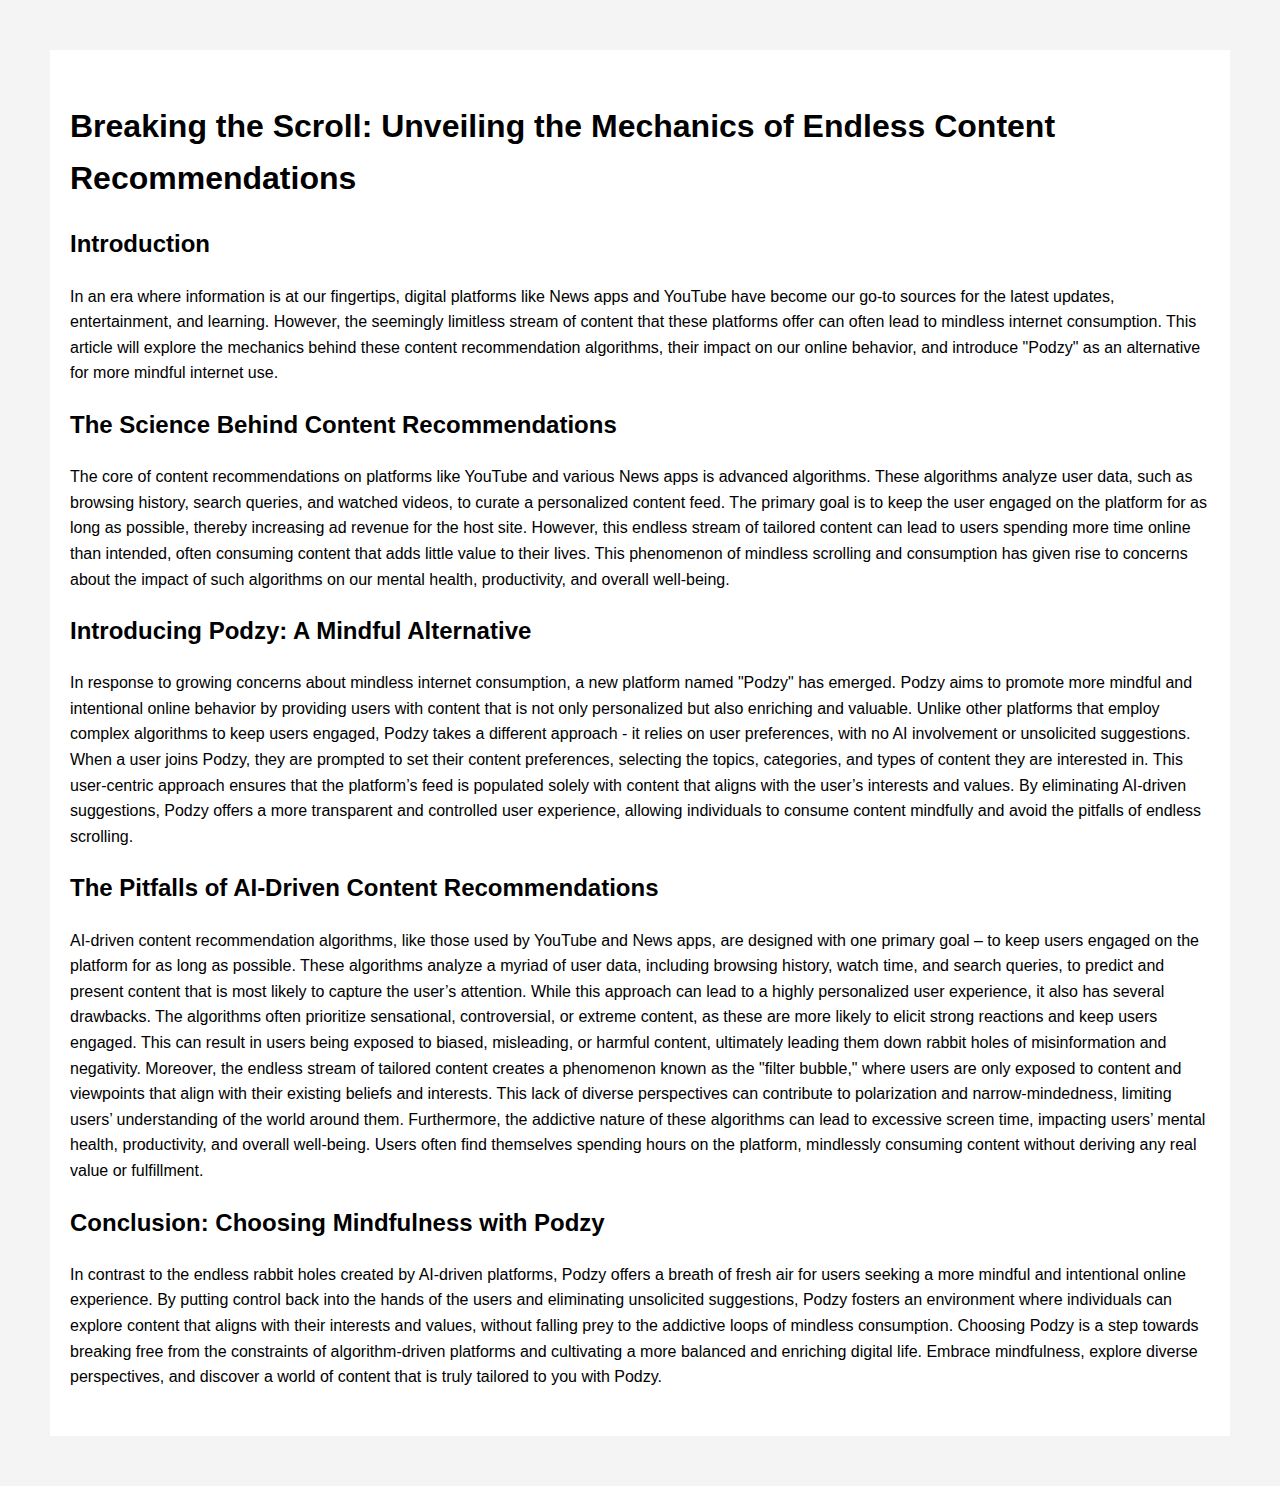
<file: podzy_scroll.html>
<!DOCTYPE html>
<html lang="en">

<head>
    <meta charset="UTF-8">
    <meta http-equiv="X-UA-Compatible" content="IE=edge">
    <meta name="viewport" content="width=device-width, initial-scale=1.0">
    <meta name="description" content="Explore how algorithms on News apps and YouTube curate endless content, leading to mindless internet consumption. Discover Podzy, an alternative for mindful digital use.">
    <meta name="keywords" content="Podzy, mindful internet consumption, content recommendation algorithms, YouTube, News apps">
    <title>Breaking the Scroll: Unveiling the Mechanics of Endless Content Recommendations</title>
    <style>
        body {
            font-family: Arial, sans-serif;
            line-height: 1.6;
            margin: 50px;
            padding: 0;
            background-color: #f4f4f4;
        }
        main {
            padding: 30px 0;
            background: #ffffff;
        }
        main h1, main h2, main h3, main p {
            padding: 0 20px;
        }
    </style>
</head>

<body>
    <main>
        <h1>Breaking the Scroll: Unveiling the Mechanics of Endless Content Recommendations</h1>

            <h2>Introduction</h2>
            <p>In an era where information is at our fingertips, digital platforms like News apps and YouTube have become our go-to sources for the latest updates, entertainment, and learning. However, the seemingly limitless stream of content that these platforms offer can often lead to mindless internet consumption. This article will explore the mechanics behind these content recommendation algorithms, their impact on our online behavior, and introduce "Podzy" as an alternative for more mindful internet use.</p>
            
            <h2>The Science Behind Content Recommendations</h2>
            <p>
                The core of content recommendations on platforms like YouTube and various News apps is advanced algorithms. These algorithms analyze user data, such as browsing history, search queries, and watched videos, to curate a personalized content feed. The primary goal is to keep the user engaged on the platform for as long as possible, thereby increasing ad revenue for the host site.
            
            However, this endless stream of tailored content can lead to users spending more time online than intended, often consuming content that adds little value to their lives. This phenomenon of mindless scrolling and consumption has given rise to concerns about the impact of such algorithms on our mental health, productivity, and overall well-being.
            </p>
            <h2>Introducing Podzy: A Mindful Alternative</h2>
            <p>
                In response to growing concerns about mindless internet consumption, a new platform named "Podzy" has emerged. Podzy aims to promote more mindful and intentional online behavior by providing users with content that is not only personalized but also enriching and valuable. Unlike other platforms that employ complex algorithms to keep users engaged, Podzy takes a different approach - it relies on user preferences, with no AI involvement or unsolicited suggestions.
                When a user joins Podzy, they are prompted to set their content preferences, selecting the topics, categories, and types of content they are interested in. This user-centric approach ensures that the platform’s feed is populated solely with content that aligns with the user’s interests and values. By eliminating AI-driven suggestions, Podzy offers a more transparent and controlled user experience, allowing individuals to consume content mindfully and avoid the pitfalls of endless scrolling.
            </p>    
            <h2>The Pitfalls of AI-Driven Content Recommendations</h2>
            <p>
                AI-driven content recommendation algorithms, like those used by YouTube and News apps, are designed with one primary goal – to keep users engaged on the platform for as long as possible. These algorithms analyze a myriad of user data, including browsing history, watch time, and search queries, to predict and present content that is most likely to capture the user’s attention.

While this approach can lead to a highly personalized user experience, it also has several drawbacks. The algorithms often prioritize sensational, controversial, or extreme content, as these are more likely to elicit strong reactions and keep users engaged. This can result in users being exposed to biased, misleading, or harmful content, ultimately leading them down rabbit holes of misinformation and negativity.

Moreover, the endless stream of tailored content creates a phenomenon known as the "filter bubble," where users are only exposed to content and viewpoints that align with their existing beliefs and interests. This lack of diverse perspectives can contribute to polarization and narrow-mindedness, limiting users’ understanding of the world around them.

Furthermore, the addictive nature of these algorithms can lead to excessive screen time, impacting users’ mental health, productivity, and overall well-being. Users often find themselves spending hours on the platform, mindlessly consuming content without deriving any real value or fulfillment.
            </p>

            <h2>Conclusion: Choosing Mindfulness with Podzy</h2>
            <p>
                In contrast to the endless rabbit holes created by AI-driven platforms, Podzy offers a breath of fresh air for users seeking a more mindful and intentional online experience. By putting control back into the hands of the users and eliminating unsolicited suggestions, Podzy fosters an environment where individuals can explore content that aligns with their interests and values, without falling prey to the addictive loops of mindless consumption.
                Choosing Podzy is a step towards breaking free from the constraints of algorithm-driven platforms and cultivating a more balanced and enriching digital life. Embrace mindfulness, explore diverse perspectives, and discover a world of content that is truly tailored to you with Podzy.
            </p>
    </main>
</body>

</html>
</file>
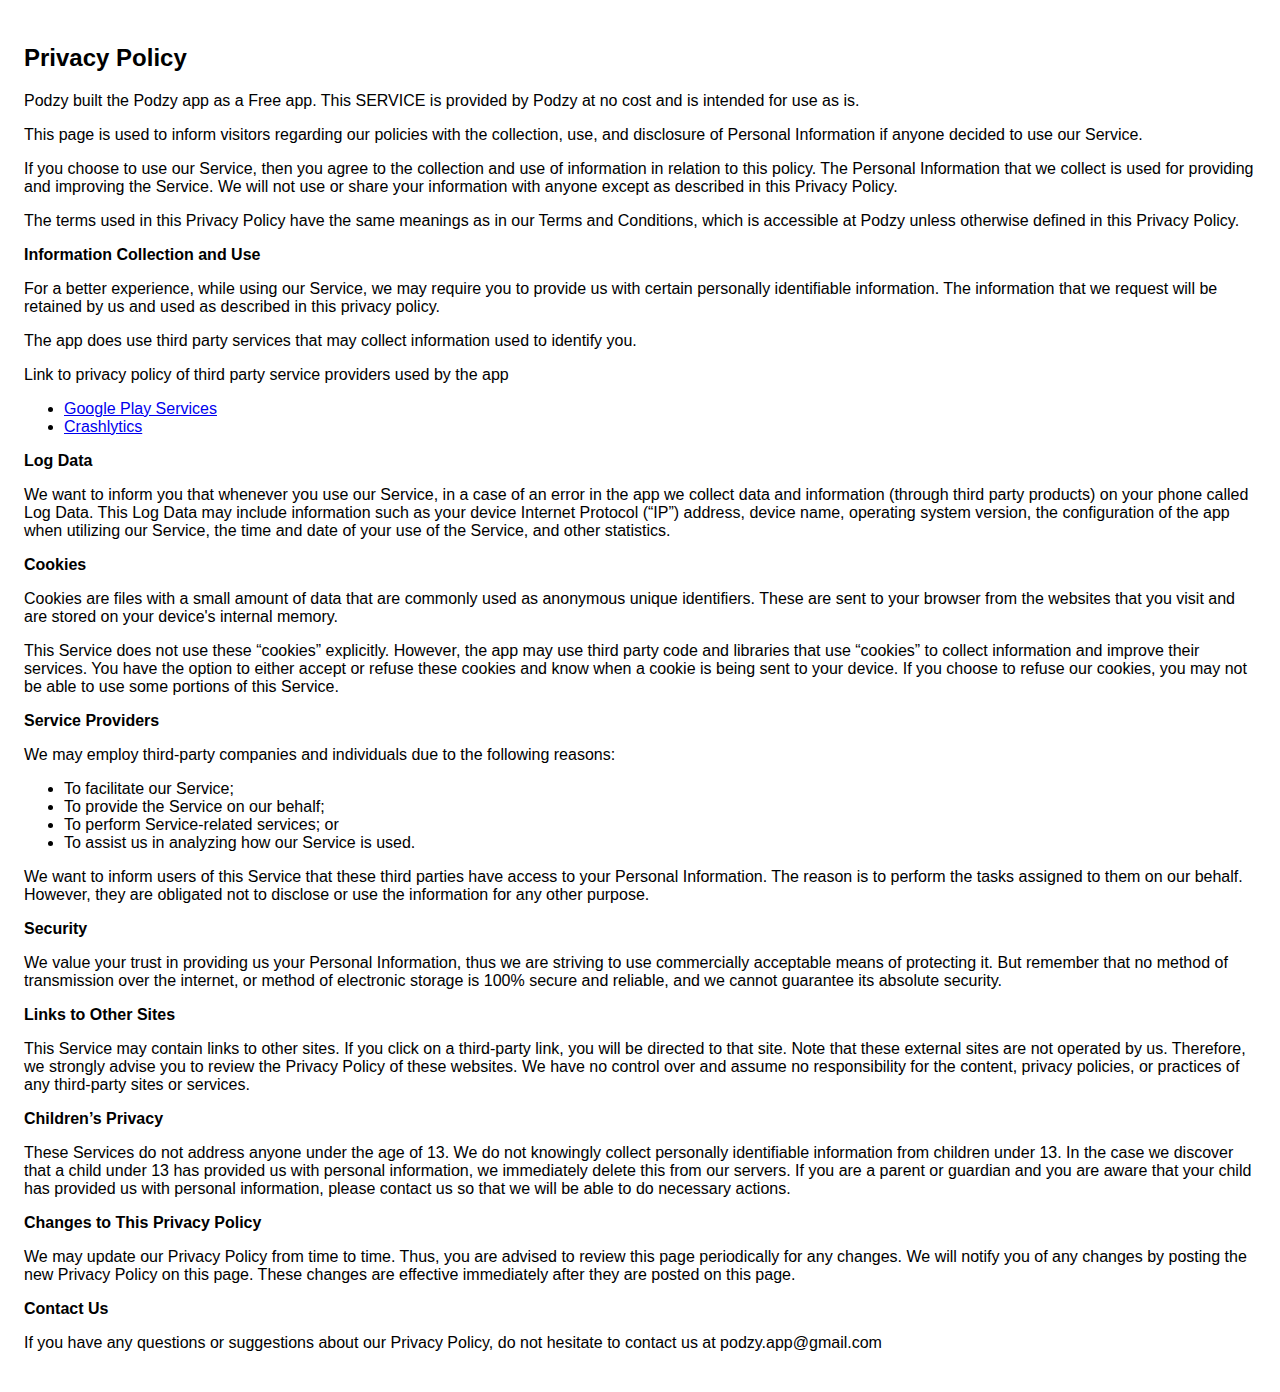
<file: privacy_policy.html>
<!DOCTYPE html>
    <html>
    <head>
      <meta charset='utf-8'>
      <meta name='viewport' content='width=device-width'>
      <title>Privacy Policy</title>
      <style> body { font-family: 'Helvetica Neue', Helvetica, Arial, sans-serif; padding:1em; } </style>
    </head>
    <body>
    <h2>Privacy Policy</h2> <p>
                    Podzy built the Podzy app as
                    a Free app. This SERVICE is provided by
                    Podzy at no cost and is intended for
                    use as is.
                  </p> <p>
                    This page is used to inform visitors regarding
                    our policies with the collection, use, and
                    disclosure of Personal Information if anyone decided to use
                    our Service.
                  </p> <p>
                    If you choose to use our Service, then you agree
                    to the collection and use of information in relation to this
                    policy. The Personal Information that we collect is
                    used for providing and improving the Service.
                    We will not use or share your
                    information with anyone except as described in this Privacy
                    Policy.
                  </p> <p>
                    The terms used in this Privacy Policy have the same meanings
                    as in our Terms and Conditions, which is accessible at
                    Podzy unless otherwise defined in this Privacy
                    Policy.
                  </p> <p><strong>Information Collection and Use</strong></p> <p>
                    For a better experience, while using our Service,
                    we may require you to provide us with certain
                    personally identifiable information. The
                    information that we request will be
                    retained by us and used as described in this privacy policy.
                  </p> <p>
                    The app does use third party services that may collect
                    information used to identify you.
                  </p> <div><p>
                      Link to privacy policy of third party service providers
                      used by the app
                    </p> <ul><li><a href="https://www.google.com/policies/privacy/" target="_blank">Google Play Services</a></li><!----><!----><!----><!----><li><a href="https://policies.google.com/privacy" target="_blank">Crashlytics</a></li><!----><!----><!----><!----><!----></ul></div> <p><strong>Log Data</strong></p> <p>
                    We want to inform you that whenever
                    you use our Service, in a case of an error in the
                    app we collect data and information (through third
                    party products) on your phone called Log Data. This Log Data
                    may include information such as your device Internet
                    Protocol (“IP”) address, device name, operating system
                    version, the configuration of the app when utilizing
                    our Service, the time and date of your use of the
                    Service, and other statistics.
                  </p> <p><strong>Cookies</strong></p> <p>
                    Cookies are files with a small amount of data that are
                    commonly used as anonymous unique identifiers. These are
                    sent to your browser from the websites that you visit and
                    are stored on your device's internal memory.
                  </p> <p>
                    This Service does not use these “cookies” explicitly.
                    However, the app may use third party code and libraries that
                    use “cookies” to collect information and improve their
                    services. You have the option to either accept or refuse
                    these cookies and know when a cookie is being sent to your
                    device. If you choose to refuse our cookies, you may not be
                    able to use some portions of this Service.
                  </p> <p><strong>Service Providers</strong></p> <p>
                    We may employ third-party companies
                    and individuals due to the following reasons:
                  </p> <ul><li>To facilitate our Service;</li> <li>To provide the Service on our behalf;</li> <li>To perform Service-related services; or</li> <li>To assist us in analyzing how our Service is used.</li></ul> <p>
                    We want to inform users of this
                    Service that these third parties have access to your
                    Personal Information. The reason is to perform the tasks
                    assigned to them on our behalf. However, they are obligated
                    not to disclose or use the information for any other
                    purpose.
                  </p> <p><strong>Security</strong></p> <p>
                    We value your trust in providing us
                    your Personal Information, thus we are striving to use
                    commercially acceptable means of protecting it. But remember
                    that no method of transmission over the internet, or method
                    of electronic storage is 100% secure and reliable, and
                    we cannot guarantee its absolute security.
                  </p> <p><strong>Links to Other Sites</strong></p> <p>
                    This Service may contain links to other sites. If you click
                    on a third-party link, you will be directed to that site.
                    Note that these external sites are not operated by
                    us. Therefore, we strongly advise you to
                    review the Privacy Policy of these websites.
                    We have no control over and assume no
                    responsibility for the content, privacy policies, or
                    practices of any third-party sites or services.
                  </p> <p><strong>Children’s Privacy</strong></p> <p>
                    These Services do not address anyone under the age of 13.
                    We do not knowingly collect personally
                    identifiable information from children under 13. In the case
                    we discover that a child under 13 has provided
                    us with personal information,
                    we immediately delete this from our servers. If you
                    are a parent or guardian and you are aware that your child
                    has provided us with personal information, please contact
                    us so that we will be able to do
                    necessary actions.
                  </p> <p><strong>Changes to This Privacy Policy</strong></p> <p>
                    We may update our Privacy Policy from
                    time to time. Thus, you are advised to review this page
                    periodically for any changes. We will
                    notify you of any changes by posting the new Privacy Policy
                    on this page. These changes are effective immediately after
                    they are posted on this page.
                  </p> <p><strong>Contact Us</strong></p> <p>
                    If you have any questions or suggestions about
                    our Privacy Policy, do not hesitate to contact
                    us at podzy.app@gmail.com
                  </p> <p>
    </body>
    </html>
</file>
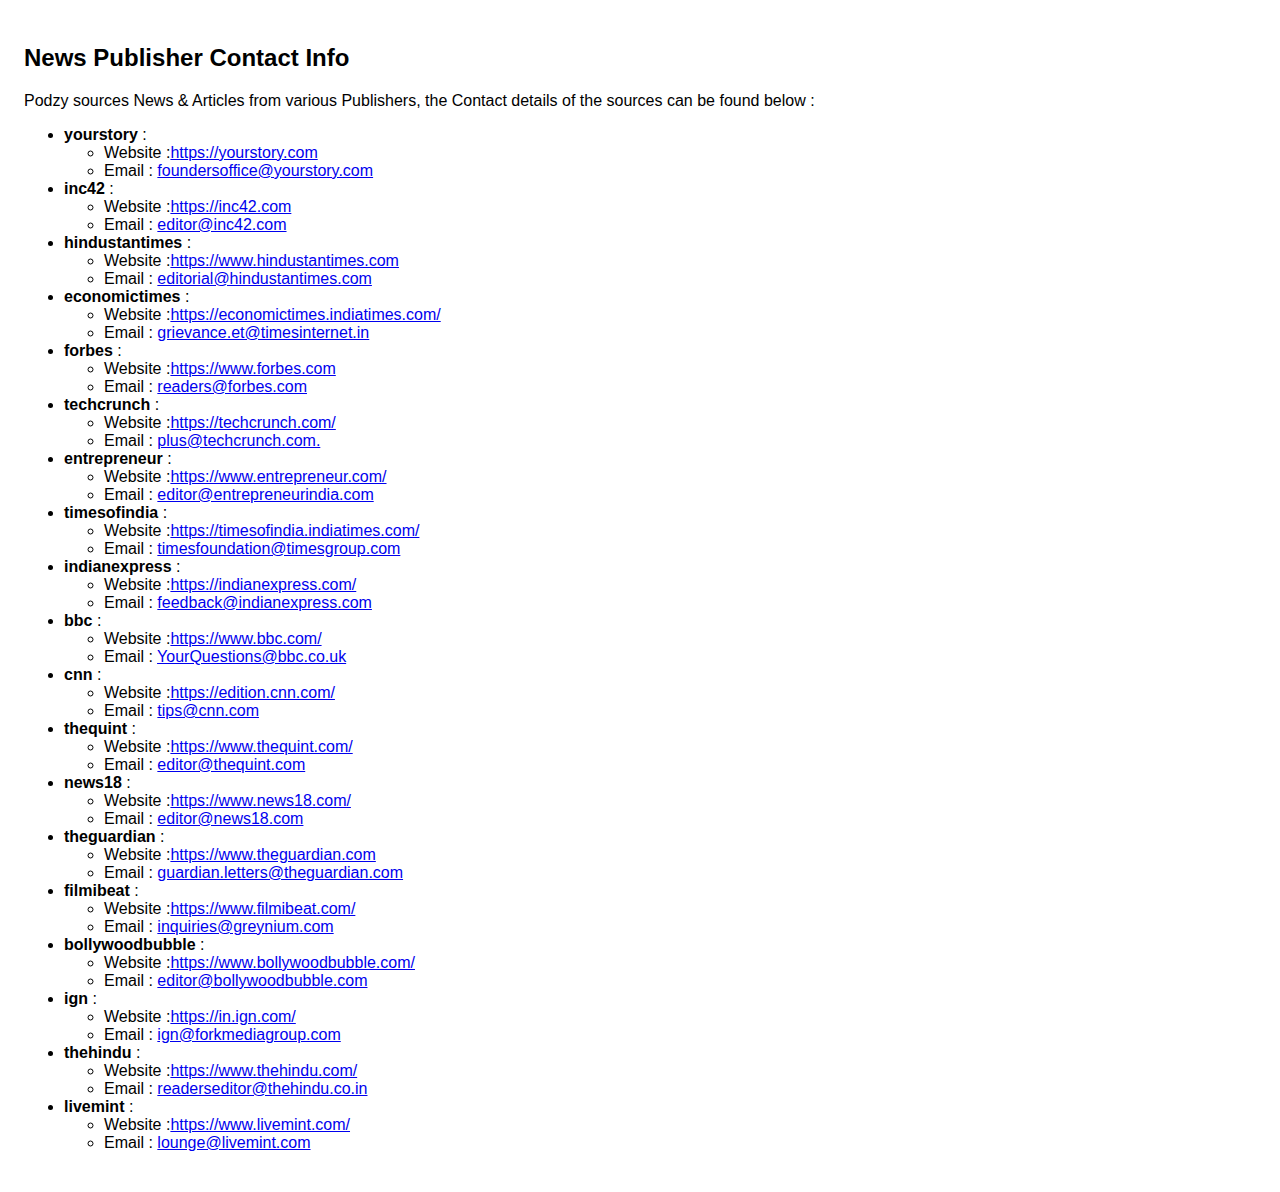
<file: publisher_contact.html>
<!DOCTYPE html>
    <html>
    <head>
      <meta charset='utf-8'>
      <meta name='viewport' content='width=device-width'>
      <title>News Publisher Conntact Info</title>
      <style> body { font-family: 'Helvetica Neue', Helvetica, Arial, sans-serif; padding:1em; } </style>
    </head>
    <body>
    <h2>News Publisher Contact Info</h2> 
    <p>Podzy sources News & Articles from various Publishers, the Contact details of the sources can be found below :</p>
    <!-- <p><strong>Information Collection and Use</strong></p> -->
    <ul>

      <li> <b>yourstory</b> :
        <ul>
          <li>Website :<a href="https://yourstory.com">https://yourstory.com</a></li>
          <li>Email :  <a href="mailto:foundersoffice@yourstory.com">foundersoffice@yourstory.com</a></li>
        </ul>
      </li> 

      <li> <b>inc42</b> :
        <ul>
          <li>Website :<a href="https://inc42.com">https://inc42.com</a></li>
          <li>Email :  <a href="mailto:editor@inc42.com">editor@inc42.com</a></li>
        </ul>
      </li> 


      <li> <b>hindustantimes</b> :
        <ul>
          <li>Website :<a href="https://www.hindustantimes.com/">https://www.hindustantimes.com</a></li>
          <li>Email :  <a href="mailto:editorial@hindustantimes.com">editorial@hindustantimes.com</a></li>
        </ul>
      </li> 

      <li> <b>economictimes</b> :
        <ul>
          <li>Website :<a href="https://economictimes.indiatimes.com/">https://economictimes.indiatimes.com/</a></li>
          <li>Email :  <a href="mailto:grievance.et@timesinternet.in">grievance.et@timesinternet.in</a></li>
        </ul>
      </li> 

      <li> <b>forbes</b> :
        <ul>
          <li>Website :<a href="https://www.forbes.com">https://www.forbes.com</a></li>
          <li>Email :  <a href="mailto:readers@forbes.com">readers@forbes.com</a></li>
        </ul>
      </li> 

      <li> <b>techcrunch</b> :
        <ul>
          <li>Website :<a href="https://techcrunch.com/">https://techcrunch.com/</a></li>
          <li>Email :  <a href="mailto:plus@techcrunch.com">plus@techcrunch.com.</a></li>
        </ul>
      </li> 

      <li> <b>entrepreneur</b> :
        <ul>
          <li>Website :<a href="https://www.entrepreneur.com/">https://www.entrepreneur.com/</a></li>
          <li>Email :  <a href="mailto:editor@entrepreneurindia.com">editor@entrepreneurindia.com</a></li>
        </ul>
      </li> 


      <li> <b>timesofindia</b> :
        <ul>
          <li>Website :<a href="https://timesofindia.indiatimes.com/">https://timesofindia.indiatimes.com/</a></li>
          <li>Email :  <a href="mailto:timesfoundation@timesgroup.com">timesfoundation@timesgroup.com</a></li>
        </ul>
      </li> 



      <li> <b>indianexpress</b> :
        <ul>
          <li>Website :<a href="https://indianexpress.com/">https://indianexpress.com/</a></li>
          <li>Email :  <a href="mailto:feedback@indianexpress.com">feedback@indianexpress.com</a></li>
        </ul>
      </li> 


      <li> <b>bbc</b> :
        <ul>
          <li>Website :<a href="https://www.bbc.com/">https://www.bbc.com/</a></li>
          <li>Email :  <a href="mailto:YourQuestions@bbc.co.uk">YourQuestions@bbc.co.uk</a></li>
        </ul>
      </li> 


      <li> <b>cnn</b> :
        <ul>
          <li>Website :<a href="https://edition.cnn.com/">https://edition.cnn.com/</a></li>
          <li>Email :  <a href="mailto:tips@cnn.com">tips@cnn.com</a></li>
        </ul>
      </li> 

      <li> <b>thequint</b> :
        <ul>
          <li>Website :<a href="https://www.thequint.com/">https://www.thequint.com/</a></li>
          <li>Email :  <a href="mailto:editor@thequint.com">editor@thequint.com</a></li>
        </ul>
      </li> 


      <li> <b>news18</b> :
        <ul>
          <li>Website :<a href="https://www.news18.com/">https://www.news18.com/</a></li>
          <li>Email :  <a href="mailto:editor@news18.com">editor@news18.com</a></li>
        </ul>
      </li> 


      <li> <b>theguardian</b> :
        <ul>
          <li>Website :<a href="https://www.theguardian.com">https://www.theguardian.com</a></li>
          <li>Email :  <a href="mailto:guardian.letters@theguardian.com">guardian.letters@theguardian.com</a></li>
        </ul>
      </li> 



      <li> <b>filmibeat</b> :
        <ul>
          <li>Website :<a href="https://www.filmibeat.com/">https://www.filmibeat.com/</a></li>
          <li>Email :  <a href="mailto:inquiries@greynium.com">inquiries@greynium.com</a></li>
        </ul>
      </li> 



      <li> <b>bollywoodbubble</b> :
        <ul>
          <li>Website :<a href="https://www.bollywoodbubble.com/">https://www.bollywoodbubble.com/</a></li>
          <li>Email :  <a href="mailto:editor@bollywoodbubble.com">editor@bollywoodbubble.com</a></li>
        </ul>
      </li> 

      <li> <b>ign</b> :
        <ul>
          <li>Website :<a href="https://in.ign.com/">https://in.ign.com/</a></li>
          <li>Email :  <a href="mailto:ign@forkmediagroup.com">ign@forkmediagroup.com</a></li>
        </ul>
      </li> 

      <li> <b>thehindu</b> :
        <ul>
          <li>Website :<a href="https://www.thehindu.com/">https://www.thehindu.com/</a></li>
          <li>Email :  <a href="mailto:readerseditor@thehindu.co.in">readerseditor@thehindu.co.in</a></li>
        </ul>
      </li> 

      <li> <b>livemint</b> :
        <ul>
          <li>Website :<a href="https://www.livemint.com/">https://www.livemint.com/</a></li>
          <li>Email :  <a href="mailto:lounge@livemint.com">lounge@livemint.com</a></li>
        </ul>
      </li> 
      </ul>
      </body>
    </body>
    </html>
</file>
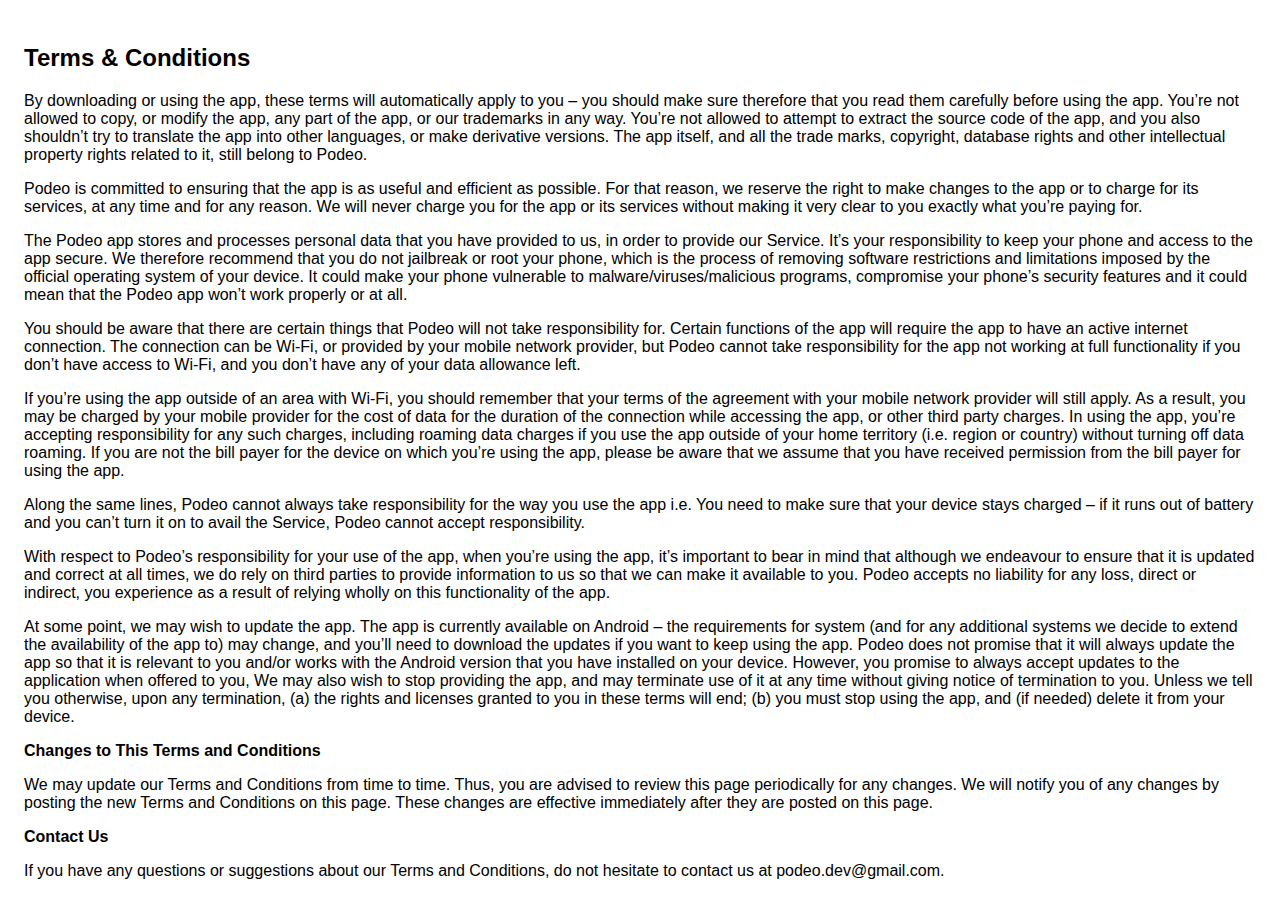
<file: terms_and_conditions.html>
<!DOCTYPE html>
    <html>
    <head>
      <meta charset='utf-8'>
      <meta name='viewport' content='width=device-width'>
      <link href="./images/podeo_logo.png" rel="shortcut icon" type="image/x-icon">
      <title>Terms &amp; Conditions</title>
      <style> body { font-family: 'Helvetica Neue', Helvetica, Arial, sans-serif; padding:1em; } </style>
    </head>
    <body>
    <h2>Terms &amp; Conditions</h2> <p>
                    By downloading or using the app, these terms will
                    automatically apply to you – you should make sure therefore
                    that you read them carefully before using the app. You’re
                    not allowed to copy, or modify the app, any part of the app,
                    or our trademarks in any way. You’re not allowed to attempt
                    to extract the source code of the app, and you also
                    shouldn’t try to translate the app into other languages, or
                    make derivative versions. The app itself, and all the trade
                    marks, copyright, database rights and other intellectual
                    property rights related to it, still belong to
                    Podeo.
                  </p> <p>
                    Podeo is committed to ensuring that the app
                    is as useful and efficient as possible. For that reason, we
                    reserve the right to make changes to the app or to charge
                    for its services, at any time and for any reason. We will
                    never charge you for the app or its services without making
                    it very clear to you exactly what you’re paying for.
                  </p> <p>
                    The Podeo app stores and processes personal data
                    that you have provided to us, in order to provide
                    our Service. It’s your responsibility to keep your
                    phone and access to the app secure. We therefore recommend
                    that you do not jailbreak or root your phone, which is the
                    process of removing software restrictions and limitations
                    imposed by the official operating system of your device. It
                    could make your phone vulnerable to
                    malware/viruses/malicious programs, compromise your phone’s
                    security features and it could mean that the
                    Podeo app won’t work properly or at all.
                  </p> <p>
                    You should be aware that there are certain things that
                    Podeo will not take responsibility for.
                    Certain functions of the app will require the app to have an
                    active internet connection. The connection can be Wi-Fi, or
                    provided by your mobile network provider, but
                    Podeo cannot take responsibility for the
                    app not working at full functionality if you don’t have
                    access to Wi-Fi, and you don’t have any of your data
                    allowance left.
                  </p> <p></p> <p>
                    If you’re using the app outside of an area with Wi-Fi, you
                    should remember that your terms of the agreement with your
                    mobile network provider will still apply. As a result, you
                    may be charged by your mobile provider for the cost of data
                    for the duration of the connection while accessing the app,
                    or other third party charges. In using the app, you’re
                    accepting responsibility for any such charges, including
                    roaming data charges if you use the app outside of your home
                    territory (i.e. region or country) without turning off data
                    roaming. If you are not the bill payer for the device on
                    which you’re using the app, please be aware that we assume
                    that you have received permission from the bill payer for
                    using the app.
                  </p> <p>
                    Along the same lines, Podeo cannot always
                    take responsibility for the way you use the app i.e. You
                    need to make sure that your device stays charged – if it
                    runs out of battery and you can’t turn it on to avail the
                    Service, Podeo cannot accept
                    responsibility.
                  </p> <p>
                    With respect to Podeo’s responsibility for
                    your use of the app, when you’re using the app, it’s
                    important to bear in mind that although we endeavour to
                    ensure that it is updated and correct at all times, we do
                    rely on third parties to provide information to us so that
                    we can make it available to you.
                    Podeo accepts no liability for any loss,
                    direct or indirect, you experience as a result of relying
                    wholly on this functionality of the app.
                  </p> <p>
                    At some point, we may wish to update the app. The app is
                    currently available on Android – the requirements for
                    system (and for any additional systems we
                    decide to extend the availability of the app to) may change,
                    and you’ll need to download the updates if you want to keep
                    using the app. Podeo does not promise that
                    it will always update the app so that it is relevant to you
                    and/or works with the Android version that you have
                    installed on your device. However, you promise to always
                    accept updates to the application when offered to you, We
                    may also wish to stop providing the app, and may terminate
                    use of it at any time without giving notice of termination
                    to you. Unless we tell you otherwise, upon any termination,
                    (a) the rights and licenses granted to you in these terms
                    will end; (b) you must stop using the app, and (if needed)
                    delete it from your device.
                  </p> <p><strong>Changes to This Terms and Conditions</strong></p> <p>
                    We may update our Terms and Conditions
                    from time to time. Thus, you are advised to review this page
                    periodically for any changes. We will
                    notify you of any changes by posting the new Terms and
                    Conditions on this page. These changes are effective
                    immediately after they are posted on this page.
                  </p> <p><strong>Contact Us</strong></p> <p>
                    If you have any questions or suggestions about
                    our Terms and Conditions, do not hesitate to
                    contact us at podeo.dev@gmail.com.
    </body>
    </html>
</file>
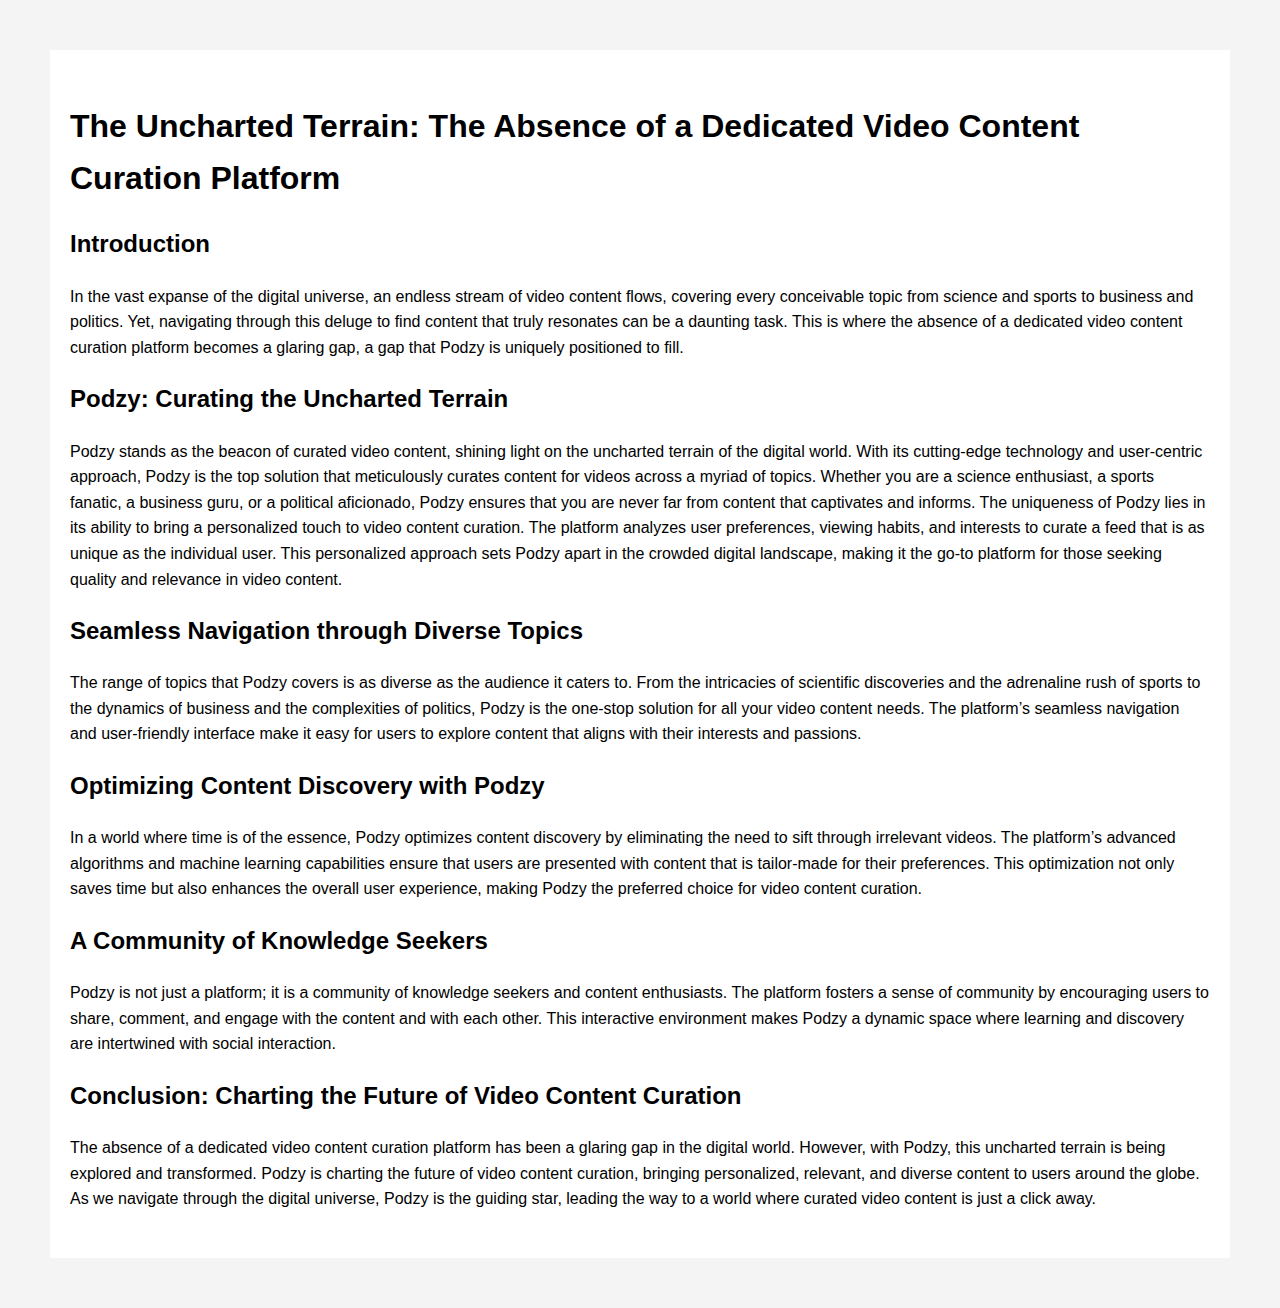
<file: video_feed.html>
<!DOCTYPE html>
<html lang="en">

<head>
    <meta charset="UTF-8">
    <meta http-equiv="X-UA-Compatible" content="IE=edge">
    <meta name="viewport" content="width=device-width, initial-scale=1.0">
    <meta name="description" content="The Uncharted Terrain: The Absence of a Dedicated Video Content Curation Platform">
    <meta name="keywords" content="Podzy, mindful internet consumption, content recommendation algorithms, YouTube, News apps">
    <title>The Uncharted Terrain: The Absence of a Dedicated Video Content Curation Platform</title>
    <style>
        body {
            font-family: Arial, sans-serif;
            line-height: 1.6;
            margin: 50px;
            padding: 0;
            background-color: #f4f4f4;
        }
        main {
            padding: 30px 0;
            background: #ffffff;
        }
        main h1, main h2, main h3, main p {
            padding: 0 20px;
        }
    </style>
</head>

<body>
    <main>
        <h1>The Uncharted Terrain: The Absence of a Dedicated Video Content Curation Platform</h1>

            <h2>Introduction</h2>
            <p>In the vast expanse of the digital universe, an endless stream of video content flows, covering every conceivable topic from science and sports to business and politics. Yet, navigating through this deluge to find content that truly resonates can be a daunting task. This is where the absence of a dedicated video content curation platform becomes a glaring gap, a gap that Podzy is uniquely positioned to fill.</p>

        
            <h2>Podzy: Curating the Uncharted Terrain</h2>
            <p>
                Podzy stands as the beacon of curated video content, shining light on the uncharted terrain of the digital world. With its cutting-edge technology and user-centric approach, Podzy is the top solution that meticulously curates content for videos across a myriad of topics. Whether you are a science enthusiast, a sports fanatic, a business guru, or a political aficionado, Podzy ensures that you are never far from content that captivates and informs.
                The uniqueness of Podzy lies in its ability to bring a personalized touch to video content curation. The platform analyzes user preferences, viewing habits, and interests to curate a feed that is as unique as the individual user. This personalized approach sets Podzy apart in the crowded digital landscape, making it the go-to platform for those seeking quality and relevance in video content.
            </p>
            <h2>Seamless Navigation through Diverse Topics</h2>
            <p>
                The range of topics that Podzy covers is as diverse as the audience it caters to. From the intricacies of scientific discoveries and the adrenaline rush of sports to the dynamics of business and the complexities of politics, Podzy is the one-stop solution for all your video content needs. The platform’s seamless navigation and user-friendly interface make it easy for users to explore content that aligns with their interests and passions.
            </p>
            <h2>Optimizing Content Discovery with Podzy</h2>
            <p>
                In a world where time is of the essence, Podzy optimizes content discovery by eliminating the need to sift through irrelevant videos. The platform’s advanced algorithms and machine learning capabilities ensure that users are presented with content that is tailor-made for their preferences. This optimization not only saves time but also enhances the overall user experience, making Podzy the preferred choice for video content curation.
            </p>    
            <h2>A Community of Knowledge Seekers</h2>
            <p>
                Podzy is not just a platform; it is a community of knowledge seekers and content enthusiasts. The platform fosters a sense of community by encouraging users to share, comment, and engage with the content and with each other. This interactive environment makes Podzy a dynamic space where learning and discovery are intertwined with social interaction.
            </p>

            <h2>Conclusion: Charting the Future of Video Content Curation</h2>
            <p>
                The absence of a dedicated video content curation platform has been a glaring gap in the digital world. However, with Podzy, this uncharted terrain is being explored and transformed. Podzy is charting the future of video content curation, bringing personalized, relevant, and diverse content to users around the globe. As we navigate through the digital universe, Podzy is the guiding star, leading the way to a world where curated video content is just a click away.
            </p>
    </main>
</body>

</html>
</file>
<file: assets/css/theme.css>
@charset "UTF-8";
/*************************** Theme Colours****************************/
/*************************** Variables Section. *****************************/
/*************************** Import Bootstrap  *****************************/
/*!
 * Bootstrap v4.5.2 (https://getbootstrap.com/)
 * Copyright 2011-2020 The Bootstrap Authors
 * Copyright 2011-2020 Twitter, Inc.
 * Licensed under MIT (https://github.com/twbs/bootstrap/blob/main/LICENSE)
 */
:root {
  --blue: #007bff;
  --indigo: #6610f2;
  --purple: #6f42c1;
  --pink: #e83e8c;
  --red: #dc3545;
  --orange: #fd7e14;
  --yellow: #ffc107;
  --green: #28a745;
  --teal: #20c997;
  --cyan: #17a2b8;
  --white: #fff;
  --gray: #5c7893;
  --gray-dark: #354554;
  --primary: #47b0df;
  --secondary: #526b84;
  --success: #28a745;
  --info: #17a2b8;
  --warning: #ffc107;
  --danger: #dc3545;
  --light: #c6d1dc;
  --dark: #354554;
  --breakpoint-xs: 0;
  --breakpoint-sm: 576px;
  --breakpoint-md: 768px;
  --breakpoint-lg: 992px;
  --breakpoint-xl: 1200px;
  --font-family-sans-serif: -apple-system, BlinkMacSystemFont, "Segoe UI", Roboto, "Helvetica Neue", Arial, "Noto Sans", sans-serif, "Apple Color Emoji", "Segoe UI Emoji", "Segoe UI Symbol", "Noto Color Emoji";
  --font-family-monospace: SFMono-Regular, Menlo, Monaco, Consolas, "Liberation Mono", "Courier New", monospace;
}

*,
*::before,
*::after {
  box-sizing: border-box;
}

html {
  font-family: sans-serif;
  line-height: 1.15;
  -webkit-text-size-adjust: 100%;
  -webkit-tap-highlight-color: rgba(0, 0, 0, 0);
}

article, aside, figcaption, figure, footer, header, hgroup, main, nav, section {
  display: block;
}

body {
  margin: 0;
  font-family: -apple-system, BlinkMacSystemFont, "Segoe UI", Roboto, "Helvetica Neue", Arial, "Noto Sans", sans-serif, "Apple Color Emoji", "Segoe UI Emoji", "Segoe UI Symbol", "Noto Color Emoji";
  font-size: 1rem;
  font-weight: 400;
  line-height: 1.5;
  color: #212B35;
  text-align: left;
  background-color: #fff;
}

[tabindex="-1"]:focus:not(:focus-visible) {
  outline: 0 !important;
}

hr {
  box-sizing: content-box;
  height: 0;
  overflow: visible;
}

h1, h2, h3, h4, h5, h6 {
  margin-top: 0;
  margin-bottom: 0.5rem;
}

p {
  margin-top: 0;
  margin-bottom: 1rem;
}

abbr[title],
abbr[data-original-title] {
  text-decoration: underline;
  text-decoration: underline dotted;
  cursor: help;
  border-bottom: 0;
  text-decoration-skip-ink: none;
}

address {
  margin-bottom: 1rem;
  font-style: normal;
  line-height: inherit;
}

ol,
ul,
dl {
  margin-top: 0;
  margin-bottom: 1rem;
}

ol ol,
ul ul,
ol ul,
ul ol {
  margin-bottom: 0;
}

dt {
  font-weight: 700;
}

dd {
  margin-bottom: 0.5rem;
  margin-left: 0;
}

blockquote {
  margin: 0 0 1rem;
}

b,
strong {
  font-weight: bolder;
}

small {
  font-size: 80%;
}

sub,
sup {
  position: relative;
  font-size: 75%;
  line-height: 0;
  vertical-align: baseline;
}

sub {
  bottom: -0.25em;
}

sup {
  top: -0.5em;
}

a {
  color: #47b0df;
  text-decoration: none;
  background-color: transparent;
}
a:hover {
  color: #208ab9;
  text-decoration: underline;
}

a:not([href]):not([class]) {
  color: inherit;
  text-decoration: none;
}
a:not([href]):not([class]):hover {
  color: inherit;
  text-decoration: none;
}

pre,
code,
kbd,
samp {
  font-family: SFMono-Regular, Menlo, Monaco, Consolas, "Liberation Mono", "Courier New", monospace;
  font-size: 1em;
}

pre {
  margin-top: 0;
  margin-bottom: 1rem;
  overflow: auto;
  -ms-overflow-style: scrollbar;
}

figure {
  margin: 0 0 1rem;
}

img {
  vertical-align: middle;
  border-style: none;
}

svg {
  overflow: hidden;
  vertical-align: middle;
}

table {
  border-collapse: collapse;
}

caption {
  padding-top: 0.75rem;
  padding-bottom: 0.75rem;
  color: #5c7893;
  text-align: left;
  caption-side: bottom;
}

th {
  text-align: inherit;
}

label {
  display: inline-block;
  margin-bottom: 0.5rem;
}

button {
  border-radius: 0;
}

button:focus {
  outline: 1px dotted;
  outline: 5px auto -webkit-focus-ring-color;
}

input,
button,
select,
optgroup,
textarea {
  margin: 0;
  font-family: inherit;
  font-size: inherit;
  line-height: inherit;
}

button,
input {
  overflow: visible;
}

button,
select {
  text-transform: none;
}

[role=button] {
  cursor: pointer;
}

select {
  word-wrap: normal;
}

button,
[type=button],
[type=reset],
[type=submit] {
  -webkit-appearance: button;
}

button:not(:disabled),
[type=button]:not(:disabled),
[type=reset]:not(:disabled),
[type=submit]:not(:disabled) {
  cursor: pointer;
}

button::-moz-focus-inner,
[type=button]::-moz-focus-inner,
[type=reset]::-moz-focus-inner,
[type=submit]::-moz-focus-inner {
  padding: 0;
  border-style: none;
}

input[type=radio],
input[type=checkbox] {
  box-sizing: border-box;
  padding: 0;
}

textarea {
  overflow: auto;
  resize: vertical;
}

fieldset {
  min-width: 0;
  padding: 0;
  margin: 0;
  border: 0;
}

legend {
  display: block;
  width: 100%;
  max-width: 100%;
  padding: 0;
  margin-bottom: 0.5rem;
  font-size: 1.5rem;
  line-height: inherit;
  color: inherit;
  white-space: normal;
}

progress {
  vertical-align: baseline;
}

[type=number]::-webkit-inner-spin-button,
[type=number]::-webkit-outer-spin-button {
  height: auto;
}

[type=search] {
  outline-offset: -2px;
  -webkit-appearance: none;
}

[type=search]::-webkit-search-decoration {
  -webkit-appearance: none;
}

::-webkit-file-upload-button {
  font: inherit;
  -webkit-appearance: button;
}

output {
  display: inline-block;
}

summary {
  display: list-item;
  cursor: pointer;
}

template {
  display: none;
}

[hidden] {
  display: none !important;
}

h1, h2, h3, h4, h5, h6,
.h1, .h2, .h3, .h4, .h5, .h6 {
  margin-bottom: 0.5rem;
  font-weight: 500;
  line-height: 1.2;
}

h1, .h1 {
  font-size: 2.5rem;
}

h2, .h2 {
  font-size: 2rem;
}

h3, .h3 {
  font-size: 1.75rem;
}

h4, .h4 {
  font-size: 1.5rem;
}

h5, .h5 {
  font-size: 1.25rem;
}

h6, .h6 {
  font-size: 1rem;
}

.lead {
  font-size: 1.25rem;
  font-weight: 300;
}

.display-1 {
  font-size: 6rem;
  font-weight: 300;
  line-height: 1.2;
}

.display-2 {
  font-size: 5.5rem;
  font-weight: 300;
  line-height: 1.2;
}

.display-3 {
  font-size: 4.5rem;
  font-weight: 300;
  line-height: 1.2;
}

.display-4 {
  font-size: 3.5rem;
  font-weight: 300;
  line-height: 1.2;
}

hr {
  margin-top: 1rem;
  margin-bottom: 1rem;
  border: 0;
  border-top: 1px solid rgba(0, 0, 0, 0.1);
}

small,
.small {
  font-size: 80%;
  font-weight: 400;
}

mark,
.mark {
  padding: 0.2em;
  background-color: #fcf8e3;
}

.list-unstyled {
  padding-left: 0;
  list-style: none;
}

.list-inline {
  padding-left: 0;
  list-style: none;
}

.list-inline-item {
  display: inline-block;
}
.list-inline-item:not(:last-child) {
  margin-right: 0.5rem;
}

.initialism {
  font-size: 90%;
  text-transform: uppercase;
}

.blockquote {
  margin-bottom: 1rem;
  font-size: 1.25rem;
}

.blockquote-footer {
  display: block;
  font-size: 80%;
  color: #5c7893;
}
.blockquote-footer::before {
  content: "— ";
}

.img-fluid {
  max-width: 100%;
  height: auto;
}

.img-thumbnail {
  padding: 0.25rem;
  background-color: #fff;
  border: 1px solid #97abbe;
  border-radius: 0.25rem;
  max-width: 100%;
  height: auto;
}

.figure {
  display: inline-block;
}

.figure-img {
  margin-bottom: 0.5rem;
  line-height: 1;
}

.figure-caption {
  font-size: 90%;
  color: #5c7893;
}

code {
  font-size: 87.5%;
  color: #e83e8c;
  word-wrap: break-word;
}
a > code {
  color: inherit;
}

kbd {
  padding: 0.2rem 0.4rem;
  font-size: 87.5%;
  color: #fff;
  background-color: #212B35;
  border-radius: 0.2rem;
}
kbd kbd {
  padding: 0;
  font-size: 100%;
  font-weight: 700;
}

pre {
  display: block;
  font-size: 87.5%;
  color: #212B35;
}
pre code {
  font-size: inherit;
  color: inherit;
  word-break: normal;
}

.pre-scrollable {
  max-height: 340px;
  overflow-y: scroll;
}

.container,
.container-fluid,
.container-xl,
.container-lg,
.container-md,
.container-sm {
  width: 100%;
  padding-right: 15px;
  padding-left: 15px;
  margin-right: auto;
  margin-left: auto;
}

@media (min-width: 576px) {
  .container-sm, .container {
    max-width: 540px;
  }
}
@media (min-width: 768px) {
  .container-md, .container-sm, .container {
    max-width: 720px;
  }
}
@media (min-width: 992px) {
  .container-lg, .container-md, .container-sm, .container {
    max-width: 960px;
  }
}
@media (min-width: 1200px) {
  .container-xl, .container-lg, .container-md, .container-sm, .container {
    max-width: 1140px;
  }
}
.row {
  display: flex;
  flex-wrap: wrap;
  margin-right: -15px;
  margin-left: -15px;
}

.no-gutters {
  margin-right: 0;
  margin-left: 0;
}
.no-gutters > .col,
.no-gutters > [class*=col-] {
  padding-right: 0;
  padding-left: 0;
}

.col-xl,
.col-xl-auto, .col-xl-12, .col-xl-11, .col-xl-10, .col-xl-9, .col-xl-8, .col-xl-7, .col-xl-6, .col-xl-5, .col-xl-4, .col-xl-3, .col-xl-2, .col-xl-1, .col-lg,
.col-lg-auto, .col-lg-12, .col-lg-11, .col-lg-10, .col-lg-9, .col-lg-8, .col-lg-7, .col-lg-6, .col-lg-5, .col-lg-4, .col-lg-3, .col-lg-2, .col-lg-1, .col-md,
.col-md-auto, .col-md-12, .col-md-11, .col-md-10, .col-md-9, .col-md-8, .col-md-7, .col-md-6, .col-md-5, .col-md-4, .col-md-3, .col-md-2, .col-md-1, .col-sm,
.col-sm-auto, .col-sm-12, .col-sm-11, .col-sm-10, .col-sm-9, .col-sm-8, .col-sm-7, .col-sm-6, .col-sm-5, .col-sm-4, .col-sm-3, .col-sm-2, .col-sm-1, .col,
.col-auto, .col-12, .col-11, .col-10, .col-9, .col-8, .col-7, .col-6, .col-5, .col-4, .col-3, .col-2, .col-1 {
  position: relative;
  width: 100%;
  padding-right: 15px;
  padding-left: 15px;
}

.col {
  flex-basis: 0;
  flex-grow: 1;
  max-width: 100%;
}

.row-cols-1 > * {
  flex: 0 0 100%;
  max-width: 100%;
}

.row-cols-2 > * {
  flex: 0 0 50%;
  max-width: 50%;
}

.row-cols-3 > * {
  flex: 0 0 33.3333333333%;
  max-width: 33.3333333333%;
}

.row-cols-4 > * {
  flex: 0 0 25%;
  max-width: 25%;
}

.row-cols-5 > * {
  flex: 0 0 20%;
  max-width: 20%;
}

.row-cols-6 > * {
  flex: 0 0 16.6666666667%;
  max-width: 16.6666666667%;
}

.col-auto {
  flex: 0 0 auto;
  width: auto;
  max-width: 100%;
}

.col-1 {
  flex: 0 0 8.3333333333%;
  max-width: 8.3333333333%;
}

.col-2 {
  flex: 0 0 16.6666666667%;
  max-width: 16.6666666667%;
}

.col-3 {
  flex: 0 0 25%;
  max-width: 25%;
}

.col-4 {
  flex: 0 0 33.3333333333%;
  max-width: 33.3333333333%;
}

.col-5 {
  flex: 0 0 41.6666666667%;
  max-width: 41.6666666667%;
}

.col-6 {
  flex: 0 0 50%;
  max-width: 50%;
}

.col-7 {
  flex: 0 0 58.3333333333%;
  max-width: 58.3333333333%;
}

.col-8 {
  flex: 0 0 66.6666666667%;
  max-width: 66.6666666667%;
}

.col-9 {
  flex: 0 0 75%;
  max-width: 75%;
}

.col-10 {
  flex: 0 0 83.3333333333%;
  max-width: 83.3333333333%;
}

.col-11 {
  flex: 0 0 91.6666666667%;
  max-width: 91.6666666667%;
}

.col-12 {
  flex: 0 0 100%;
  max-width: 100%;
}

.order-first {
  order: -1;
}

.order-last {
  order: 13;
}

.order-0 {
  order: 0;
}

.order-1 {
  order: 1;
}

.order-2 {
  order: 2;
}

.order-3 {
  order: 3;
}

.order-4 {
  order: 4;
}

.order-5 {
  order: 5;
}

.order-6 {
  order: 6;
}

.order-7 {
  order: 7;
}

.order-8 {
  order: 8;
}

.order-9 {
  order: 9;
}

.order-10 {
  order: 10;
}

.order-11 {
  order: 11;
}

.order-12 {
  order: 12;
}

.offset-1 {
  margin-left: 8.3333333333%;
}

.offset-2 {
  margin-left: 16.6666666667%;
}

.offset-3 {
  margin-left: 25%;
}

.offset-4 {
  margin-left: 33.3333333333%;
}

.offset-5 {
  margin-left: 41.6666666667%;
}

.offset-6 {
  margin-left: 50%;
}

.offset-7 {
  margin-left: 58.3333333333%;
}

.offset-8 {
  margin-left: 66.6666666667%;
}

.offset-9 {
  margin-left: 75%;
}

.offset-10 {
  margin-left: 83.3333333333%;
}

.offset-11 {
  margin-left: 91.6666666667%;
}

@media (min-width: 576px) {
  .col-sm {
    flex-basis: 0;
    flex-grow: 1;
    max-width: 100%;
  }

  .row-cols-sm-1 > * {
    flex: 0 0 100%;
    max-width: 100%;
  }

  .row-cols-sm-2 > * {
    flex: 0 0 50%;
    max-width: 50%;
  }

  .row-cols-sm-3 > * {
    flex: 0 0 33.3333333333%;
    max-width: 33.3333333333%;
  }

  .row-cols-sm-4 > * {
    flex: 0 0 25%;
    max-width: 25%;
  }

  .row-cols-sm-5 > * {
    flex: 0 0 20%;
    max-width: 20%;
  }

  .row-cols-sm-6 > * {
    flex: 0 0 16.6666666667%;
    max-width: 16.6666666667%;
  }

  .col-sm-auto {
    flex: 0 0 auto;
    width: auto;
    max-width: 100%;
  }

  .col-sm-1 {
    flex: 0 0 8.3333333333%;
    max-width: 8.3333333333%;
  }

  .col-sm-2 {
    flex: 0 0 16.6666666667%;
    max-width: 16.6666666667%;
  }

  .col-sm-3 {
    flex: 0 0 25%;
    max-width: 25%;
  }

  .col-sm-4 {
    flex: 0 0 33.3333333333%;
    max-width: 33.3333333333%;
  }

  .col-sm-5 {
    flex: 0 0 41.6666666667%;
    max-width: 41.6666666667%;
  }

  .col-sm-6 {
    flex: 0 0 50%;
    max-width: 50%;
  }

  .col-sm-7 {
    flex: 0 0 58.3333333333%;
    max-width: 58.3333333333%;
  }

  .col-sm-8 {
    flex: 0 0 66.6666666667%;
    max-width: 66.6666666667%;
  }

  .col-sm-9 {
    flex: 0 0 75%;
    max-width: 75%;
  }

  .col-sm-10 {
    flex: 0 0 83.3333333333%;
    max-width: 83.3333333333%;
  }

  .col-sm-11 {
    flex: 0 0 91.6666666667%;
    max-width: 91.6666666667%;
  }

  .col-sm-12 {
    flex: 0 0 100%;
    max-width: 100%;
  }

  .order-sm-first {
    order: -1;
  }

  .order-sm-last {
    order: 13;
  }

  .order-sm-0 {
    order: 0;
  }

  .order-sm-1 {
    order: 1;
  }

  .order-sm-2 {
    order: 2;
  }

  .order-sm-3 {
    order: 3;
  }

  .order-sm-4 {
    order: 4;
  }

  .order-sm-5 {
    order: 5;
  }

  .order-sm-6 {
    order: 6;
  }

  .order-sm-7 {
    order: 7;
  }

  .order-sm-8 {
    order: 8;
  }

  .order-sm-9 {
    order: 9;
  }

  .order-sm-10 {
    order: 10;
  }

  .order-sm-11 {
    order: 11;
  }

  .order-sm-12 {
    order: 12;
  }

  .offset-sm-0 {
    margin-left: 0;
  }

  .offset-sm-1 {
    margin-left: 8.3333333333%;
  }

  .offset-sm-2 {
    margin-left: 16.6666666667%;
  }

  .offset-sm-3 {
    margin-left: 25%;
  }

  .offset-sm-4 {
    margin-left: 33.3333333333%;
  }

  .offset-sm-5 {
    margin-left: 41.6666666667%;
  }

  .offset-sm-6 {
    margin-left: 50%;
  }

  .offset-sm-7 {
    margin-left: 58.3333333333%;
  }

  .offset-sm-8 {
    margin-left: 66.6666666667%;
  }

  .offset-sm-9 {
    margin-left: 75%;
  }

  .offset-sm-10 {
    margin-left: 83.3333333333%;
  }

  .offset-sm-11 {
    margin-left: 91.6666666667%;
  }
}
@media (min-width: 768px) {
  .col-md {
    flex-basis: 0;
    flex-grow: 1;
    max-width: 100%;
  }

  .row-cols-md-1 > * {
    flex: 0 0 100%;
    max-width: 100%;
  }

  .row-cols-md-2 > * {
    flex: 0 0 50%;
    max-width: 50%;
  }

  .row-cols-md-3 > * {
    flex: 0 0 33.3333333333%;
    max-width: 33.3333333333%;
  }

  .row-cols-md-4 > * {
    flex: 0 0 25%;
    max-width: 25%;
  }

  .row-cols-md-5 > * {
    flex: 0 0 20%;
    max-width: 20%;
  }

  .row-cols-md-6 > * {
    flex: 0 0 16.6666666667%;
    max-width: 16.6666666667%;
  }

  .col-md-auto {
    flex: 0 0 auto;
    width: auto;
    max-width: 100%;
  }

  .col-md-1 {
    flex: 0 0 8.3333333333%;
    max-width: 8.3333333333%;
  }

  .col-md-2 {
    flex: 0 0 16.6666666667%;
    max-width: 16.6666666667%;
  }

  .col-md-3 {
    flex: 0 0 25%;
    max-width: 25%;
  }

  .col-md-4 {
    flex: 0 0 33.3333333333%;
    max-width: 33.3333333333%;
  }

  .col-md-5 {
    flex: 0 0 41.6666666667%;
    max-width: 41.6666666667%;
  }

  .col-md-6 {
    flex: 0 0 50%;
    max-width: 50%;
  }

  .col-md-7 {
    flex: 0 0 58.3333333333%;
    max-width: 58.3333333333%;
  }

  .col-md-8 {
    flex: 0 0 66.6666666667%;
    max-width: 66.6666666667%;
  }

  .col-md-9 {
    flex: 0 0 75%;
    max-width: 75%;
  }

  .col-md-10 {
    flex: 0 0 83.3333333333%;
    max-width: 83.3333333333%;
  }

  .col-md-11 {
    flex: 0 0 91.6666666667%;
    max-width: 91.6666666667%;
  }

  .col-md-12 {
    flex: 0 0 100%;
    max-width: 100%;
  }

  .order-md-first {
    order: -1;
  }

  .order-md-last {
    order: 13;
  }

  .order-md-0 {
    order: 0;
  }

  .order-md-1 {
    order: 1;
  }

  .order-md-2 {
    order: 2;
  }

  .order-md-3 {
    order: 3;
  }

  .order-md-4 {
    order: 4;
  }

  .order-md-5 {
    order: 5;
  }

  .order-md-6 {
    order: 6;
  }

  .order-md-7 {
    order: 7;
  }

  .order-md-8 {
    order: 8;
  }

  .order-md-9 {
    order: 9;
  }

  .order-md-10 {
    order: 10;
  }

  .order-md-11 {
    order: 11;
  }

  .order-md-12 {
    order: 12;
  }

  .offset-md-0 {
    margin-left: 0;
  }

  .offset-md-1 {
    margin-left: 8.3333333333%;
  }

  .offset-md-2 {
    margin-left: 16.6666666667%;
  }

  .offset-md-3 {
    margin-left: 25%;
  }

  .offset-md-4 {
    margin-left: 33.3333333333%;
  }

  .offset-md-5 {
    margin-left: 41.6666666667%;
  }

  .offset-md-6 {
    margin-left: 50%;
  }

  .offset-md-7 {
    margin-left: 58.3333333333%;
  }

  .offset-md-8 {
    margin-left: 66.6666666667%;
  }

  .offset-md-9 {
    margin-left: 75%;
  }

  .offset-md-10 {
    margin-left: 83.3333333333%;
  }

  .offset-md-11 {
    margin-left: 91.6666666667%;
  }
}
@media (min-width: 992px) {
  .col-lg {
    flex-basis: 0;
    flex-grow: 1;
    max-width: 100%;
  }

  .row-cols-lg-1 > * {
    flex: 0 0 100%;
    max-width: 100%;
  }

  .row-cols-lg-2 > * {
    flex: 0 0 50%;
    max-width: 50%;
  }

  .row-cols-lg-3 > * {
    flex: 0 0 33.3333333333%;
    max-width: 33.3333333333%;
  }

  .row-cols-lg-4 > * {
    flex: 0 0 25%;
    max-width: 25%;
  }

  .row-cols-lg-5 > * {
    flex: 0 0 20%;
    max-width: 20%;
  }

  .row-cols-lg-6 > * {
    flex: 0 0 16.6666666667%;
    max-width: 16.6666666667%;
  }

  .col-lg-auto {
    flex: 0 0 auto;
    width: auto;
    max-width: 100%;
  }

  .col-lg-1 {
    flex: 0 0 8.3333333333%;
    max-width: 8.3333333333%;
  }

  .col-lg-2 {
    flex: 0 0 16.6666666667%;
    max-width: 16.6666666667%;
  }

  .col-lg-3 {
    flex: 0 0 25%;
    max-width: 25%;
  }

  .col-lg-4 {
    flex: 0 0 33.3333333333%;
    max-width: 33.3333333333%;
  }

  .col-lg-5 {
    flex: 0 0 41.6666666667%;
    max-width: 41.6666666667%;
  }

  .col-lg-6 {
    flex: 0 0 50%;
    max-width: 50%;
  }

  .col-lg-7 {
    flex: 0 0 58.3333333333%;
    max-width: 58.3333333333%;
  }

  .col-lg-8 {
    flex: 0 0 66.6666666667%;
    max-width: 66.6666666667%;
  }

  .col-lg-9 {
    flex: 0 0 75%;
    max-width: 75%;
  }

  .col-lg-10 {
    flex: 0 0 83.3333333333%;
    max-width: 83.3333333333%;
  }

  .col-lg-11 {
    flex: 0 0 91.6666666667%;
    max-width: 91.6666666667%;
  }

  .col-lg-12 {
    flex: 0 0 100%;
    max-width: 100%;
  }

  .order-lg-first {
    order: -1;
  }

  .order-lg-last {
    order: 13;
  }

  .order-lg-0 {
    order: 0;
  }

  .order-lg-1 {
    order: 1;
  }

  .order-lg-2 {
    order: 2;
  }

  .order-lg-3 {
    order: 3;
  }

  .order-lg-4 {
    order: 4;
  }

  .order-lg-5 {
    order: 5;
  }

  .order-lg-6 {
    order: 6;
  }

  .order-lg-7 {
    order: 7;
  }

  .order-lg-8 {
    order: 8;
  }

  .order-lg-9 {
    order: 9;
  }

  .order-lg-10 {
    order: 10;
  }

  .order-lg-11 {
    order: 11;
  }

  .order-lg-12 {
    order: 12;
  }

  .offset-lg-0 {
    margin-left: 0;
  }

  .offset-lg-1 {
    margin-left: 8.3333333333%;
  }

  .offset-lg-2 {
    margin-left: 16.6666666667%;
  }

  .offset-lg-3 {
    margin-left: 25%;
  }

  .offset-lg-4 {
    margin-left: 33.3333333333%;
  }

  .offset-lg-5 {
    margin-left: 41.6666666667%;
  }

  .offset-lg-6 {
    margin-left: 50%;
  }

  .offset-lg-7 {
    margin-left: 58.3333333333%;
  }

  .offset-lg-8 {
    margin-left: 66.6666666667%;
  }

  .offset-lg-9 {
    margin-left: 75%;
  }

  .offset-lg-10 {
    margin-left: 83.3333333333%;
  }

  .offset-lg-11 {
    margin-left: 91.6666666667%;
  }
}
@media (min-width: 1200px) {
  .col-xl {
    flex-basis: 0;
    flex-grow: 1;
    max-width: 100%;
  }

  .row-cols-xl-1 > * {
    flex: 0 0 100%;
    max-width: 100%;
  }

  .row-cols-xl-2 > * {
    flex: 0 0 50%;
    max-width: 50%;
  }

  .row-cols-xl-3 > * {
    flex: 0 0 33.3333333333%;
    max-width: 33.3333333333%;
  }

  .row-cols-xl-4 > * {
    flex: 0 0 25%;
    max-width: 25%;
  }

  .row-cols-xl-5 > * {
    flex: 0 0 20%;
    max-width: 20%;
  }

  .row-cols-xl-6 > * {
    flex: 0 0 16.6666666667%;
    max-width: 16.6666666667%;
  }

  .col-xl-auto {
    flex: 0 0 auto;
    width: auto;
    max-width: 100%;
  }

  .col-xl-1 {
    flex: 0 0 8.3333333333%;
    max-width: 8.3333333333%;
  }

  .col-xl-2 {
    flex: 0 0 16.6666666667%;
    max-width: 16.6666666667%;
  }

  .col-xl-3 {
    flex: 0 0 25%;
    max-width: 25%;
  }

  .col-xl-4 {
    flex: 0 0 33.3333333333%;
    max-width: 33.3333333333%;
  }

  .col-xl-5 {
    flex: 0 0 41.6666666667%;
    max-width: 41.6666666667%;
  }

  .col-xl-6 {
    flex: 0 0 50%;
    max-width: 50%;
  }

  .col-xl-7 {
    flex: 0 0 58.3333333333%;
    max-width: 58.3333333333%;
  }

  .col-xl-8 {
    flex: 0 0 66.6666666667%;
    max-width: 66.6666666667%;
  }

  .col-xl-9 {
    flex: 0 0 75%;
    max-width: 75%;
  }

  .col-xl-10 {
    flex: 0 0 83.3333333333%;
    max-width: 83.3333333333%;
  }

  .col-xl-11 {
    flex: 0 0 91.6666666667%;
    max-width: 91.6666666667%;
  }

  .col-xl-12 {
    flex: 0 0 100%;
    max-width: 100%;
  }

  .order-xl-first {
    order: -1;
  }

  .order-xl-last {
    order: 13;
  }

  .order-xl-0 {
    order: 0;
  }

  .order-xl-1 {
    order: 1;
  }

  .order-xl-2 {
    order: 2;
  }

  .order-xl-3 {
    order: 3;
  }

  .order-xl-4 {
    order: 4;
  }

  .order-xl-5 {
    order: 5;
  }

  .order-xl-6 {
    order: 6;
  }

  .order-xl-7 {
    order: 7;
  }

  .order-xl-8 {
    order: 8;
  }

  .order-xl-9 {
    order: 9;
  }

  .order-xl-10 {
    order: 10;
  }

  .order-xl-11 {
    order: 11;
  }

  .order-xl-12 {
    order: 12;
  }

  .offset-xl-0 {
    margin-left: 0;
  }

  .offset-xl-1 {
    margin-left: 8.3333333333%;
  }

  .offset-xl-2 {
    margin-left: 16.6666666667%;
  }

  .offset-xl-3 {
    margin-left: 25%;
  }

  .offset-xl-4 {
    margin-left: 33.3333333333%;
  }

  .offset-xl-5 {
    margin-left: 41.6666666667%;
  }

  .offset-xl-6 {
    margin-left: 50%;
  }

  .offset-xl-7 {
    margin-left: 58.3333333333%;
  }

  .offset-xl-8 {
    margin-left: 66.6666666667%;
  }

  .offset-xl-9 {
    margin-left: 75%;
  }

  .offset-xl-10 {
    margin-left: 83.3333333333%;
  }

  .offset-xl-11 {
    margin-left: 91.6666666667%;
  }
}
.table {
  width: 100%;
  margin-bottom: 1rem;
  color: #212B35;
}
.table th,
.table td {
  padding: 0.75rem;
  vertical-align: top;
  border-top: 1px solid #97abbe;
}
.table thead th {
  vertical-align: bottom;
  border-bottom: 2px solid #97abbe;
}
.table tbody + tbody {
  border-top: 2px solid #97abbe;
}

.table-sm th,
.table-sm td {
  padding: 0.3rem;
}

.table-bordered {
  border: 1px solid #97abbe;
}
.table-bordered th,
.table-bordered td {
  border: 1px solid #97abbe;
}
.table-bordered thead th,
.table-bordered thead td {
  border-bottom-width: 2px;
}

.table-borderless th,
.table-borderless td,
.table-borderless thead th,
.table-borderless tbody + tbody {
  border: 0;
}

.table-striped tbody tr:nth-of-type(odd) {
  background-color: rgba(0, 0, 0, 0.05);
}

.table-hover tbody tr:hover {
  color: #212B35;
  background-color: rgba(0, 0, 0, 0.075);
}

.table-primary,
.table-primary > th,
.table-primary > td {
  background-color: #cbe9f6;
}
.table-primary th,
.table-primary td,
.table-primary thead th,
.table-primary tbody + tbody {
  border-color: #9fd6ee;
}

.table-hover .table-primary:hover {
  background-color: #b5e0f2;
}
.table-hover .table-primary:hover > td,
.table-hover .table-primary:hover > th {
  background-color: #b5e0f2;
}

.table-secondary,
.table-secondary > th,
.table-secondary > td {
  background-color: #cfd6dd;
}
.table-secondary th,
.table-secondary td,
.table-secondary thead th,
.table-secondary tbody + tbody {
  border-color: #a5b2bf;
}

.table-hover .table-secondary:hover {
  background-color: #c0c9d2;
}
.table-hover .table-secondary:hover > td,
.table-hover .table-secondary:hover > th {
  background-color: #c0c9d2;
}

.table-success,
.table-success > th,
.table-success > td {
  background-color: #c3e6cb;
}
.table-success th,
.table-success td,
.table-success thead th,
.table-success tbody + tbody {
  border-color: #8fd19e;
}

.table-hover .table-success:hover {
  background-color: #b1dfbb;
}
.table-hover .table-success:hover > td,
.table-hover .table-success:hover > th {
  background-color: #b1dfbb;
}

.table-info,
.table-info > th,
.table-info > td {
  background-color: #bee5eb;
}
.table-info th,
.table-info td,
.table-info thead th,
.table-info tbody + tbody {
  border-color: #86cfda;
}

.table-hover .table-info:hover {
  background-color: #abdde5;
}
.table-hover .table-info:hover > td,
.table-hover .table-info:hover > th {
  background-color: #abdde5;
}

.table-warning,
.table-warning > th,
.table-warning > td {
  background-color: #ffeeba;
}
.table-warning th,
.table-warning td,
.table-warning thead th,
.table-warning tbody + tbody {
  border-color: #ffdf7e;
}

.table-hover .table-warning:hover {
  background-color: #ffe8a1;
}
.table-hover .table-warning:hover > td,
.table-hover .table-warning:hover > th {
  background-color: #ffe8a1;
}

.table-danger,
.table-danger > th,
.table-danger > td {
  background-color: #f5c6cb;
}
.table-danger th,
.table-danger td,
.table-danger thead th,
.table-danger tbody + tbody {
  border-color: #ed969e;
}

.table-hover .table-danger:hover {
  background-color: #f1b0b7;
}
.table-hover .table-danger:hover > td,
.table-hover .table-danger:hover > th {
  background-color: #f1b0b7;
}

.table-light,
.table-light > th,
.table-light > td {
  background-color: #eff2f5;
}
.table-light th,
.table-light td,
.table-light thead th,
.table-light tbody + tbody {
  border-color: #e1e7ed;
}

.table-hover .table-light:hover {
  background-color: #dfe5eb;
}
.table-hover .table-light:hover > td,
.table-hover .table-light:hover > th {
  background-color: #dfe5eb;
}

.table-dark,
.table-dark > th,
.table-dark > td {
  background-color: #c6cbcf;
}
.table-dark th,
.table-dark td,
.table-dark thead th,
.table-dark tbody + tbody {
  border-color: #969ea6;
}

.table-hover .table-dark:hover {
  background-color: #b8bec3;
}
.table-hover .table-dark:hover > td,
.table-hover .table-dark:hover > th {
  background-color: #b8bec3;
}

.table-active,
.table-active > th,
.table-active > td {
  background-color: rgba(0, 0, 0, 0.075);
}

.table-hover .table-active:hover {
  background-color: rgba(0, 0, 0, 0.075);
}
.table-hover .table-active:hover > td,
.table-hover .table-active:hover > th {
  background-color: rgba(0, 0, 0, 0.075);
}

.table .thead-dark th {
  color: #fff;
  background-color: #354554;
  border-color: #43586c;
}
.table .thead-light th {
  color: #485e74;
  background-color: #a7b7c8;
  border-color: #97abbe;
}

.table-dark {
  color: #fff;
  background-color: #354554;
}
.table-dark th,
.table-dark td,
.table-dark thead th {
  border-color: #43586c;
}
.table-dark.table-bordered {
  border: 0;
}
.table-dark.table-striped tbody tr:nth-of-type(odd) {
  background-color: rgba(255, 255, 255, 0.05);
}
.table-dark.table-hover tbody tr:hover {
  color: #fff;
  background-color: rgba(255, 255, 255, 0.075);
}

@media (max-width: 575.98px) {
  .table-responsive-sm {
    display: block;
    width: 100%;
    overflow-x: auto;
    -webkit-overflow-scrolling: touch;
  }
  .table-responsive-sm > .table-bordered {
    border: 0;
  }
}
@media (max-width: 767.98px) {
  .table-responsive-md {
    display: block;
    width: 100%;
    overflow-x: auto;
    -webkit-overflow-scrolling: touch;
  }
  .table-responsive-md > .table-bordered {
    border: 0;
  }
}
@media (max-width: 991.98px) {
  .table-responsive-lg {
    display: block;
    width: 100%;
    overflow-x: auto;
    -webkit-overflow-scrolling: touch;
  }
  .table-responsive-lg > .table-bordered {
    border: 0;
  }
}
@media (max-width: 1199.98px) {
  .table-responsive-xl {
    display: block;
    width: 100%;
    overflow-x: auto;
    -webkit-overflow-scrolling: touch;
  }
  .table-responsive-xl > .table-bordered {
    border: 0;
  }
}
.table-responsive {
  display: block;
  width: 100%;
  overflow-x: auto;
  -webkit-overflow-scrolling: touch;
}
.table-responsive > .table-bordered {
  border: 0;
}

.form-control {
  display: block;
  width: 100%;
  height: calc(1.5em + 0.75rem + 2px);
  padding: 0.375rem 0.75rem;
  font-size: 1rem;
  font-weight: 400;
  line-height: 1.5;
  color: #485e74;
  background-color: #fff;
  background-clip: padding-box;
  border: 1px solid #879eb4;
  border-radius: 0.25rem;
  transition: border-color 0.15s ease-in-out, box-shadow 0.15s ease-in-out;
}
@media (prefers-reduced-motion: reduce) {
  .form-control {
    transition: none;
  }
}
.form-control::-ms-expand {
  background-color: transparent;
  border: 0;
}
.form-control:-moz-focusring {
  color: transparent;
  text-shadow: 0 0 0 #485e74;
}
.form-control:focus {
  color: #485e74;
  background-color: #fff;
  border-color: #b4dff2;
  outline: 0;
  box-shadow: 0 0 0 0.2rem rgba(71, 176, 223, 0.25);
}
.form-control::placeholder {
  color: #5c7893;
  opacity: 1;
}
.form-control:disabled, .form-control[readonly] {
  background-color: #a7b7c8;
  opacity: 1;
}

input[type=date].form-control,
input[type=time].form-control,
input[type=datetime-local].form-control,
input[type=month].form-control {
  appearance: none;
}

select.form-control:focus::-ms-value {
  color: #485e74;
  background-color: #fff;
}

.form-control-file,
.form-control-range {
  display: block;
  width: 100%;
}

.col-form-label {
  padding-top: calc(0.375rem + 1px);
  padding-bottom: calc(0.375rem + 1px);
  margin-bottom: 0;
  font-size: inherit;
  line-height: 1.5;
}

.col-form-label-lg {
  padding-top: calc(0.5rem + 1px);
  padding-bottom: calc(0.5rem + 1px);
  font-size: 1.25rem;
  line-height: 1.5;
}

.col-form-label-sm {
  padding-top: calc(0.25rem + 1px);
  padding-bottom: calc(0.25rem + 1px);
  font-size: 0.875rem;
  line-height: 1.5;
}

.form-control-plaintext {
  display: block;
  width: 100%;
  padding: 0.375rem 0;
  margin-bottom: 0;
  font-size: 1rem;
  line-height: 1.5;
  color: #212B35;
  background-color: transparent;
  border: solid transparent;
  border-width: 1px 0;
}
.form-control-plaintext.form-control-sm, .form-control-plaintext.form-control-lg {
  padding-right: 0;
  padding-left: 0;
}

.form-control-sm {
  height: calc(1.5em + 0.5rem + 2px);
  padding: 0.25rem 0.5rem;
  font-size: 0.875rem;
  line-height: 1.5;
  border-radius: 0.2rem;
}

.form-control-lg {
  height: calc(1.5em + 1rem + 2px);
  padding: 0.5rem 1rem;
  font-size: 1.25rem;
  line-height: 1.5;
  border-radius: 0.3rem;
}

select.form-control[size], select.form-control[multiple] {
  height: auto;
}

textarea.form-control {
  height: auto;
}

.form-group {
  margin-bottom: 1rem;
}

.form-text {
  display: block;
  margin-top: 0.25rem;
}

.form-row {
  display: flex;
  flex-wrap: wrap;
  margin-right: -5px;
  margin-left: -5px;
}
.form-row > .col,
.form-row > [class*=col-] {
  padding-right: 5px;
  padding-left: 5px;
}

.form-check {
  position: relative;
  display: block;
  padding-left: 1.25rem;
}

.form-check-input {
  position: absolute;
  margin-top: 0.3rem;
  margin-left: -1.25rem;
}
.form-check-input[disabled] ~ .form-check-label, .form-check-input:disabled ~ .form-check-label {
  color: #5c7893;
}

.form-check-label {
  margin-bottom: 0;
}

.form-check-inline {
  display: inline-flex;
  align-items: center;
  padding-left: 0;
  margin-right: 0.75rem;
}
.form-check-inline .form-check-input {
  position: static;
  margin-top: 0;
  margin-right: 0.3125rem;
  margin-left: 0;
}

.valid-feedback {
  display: none;
  width: 100%;
  margin-top: 0.25rem;
  font-size: 80%;
  color: #28a745;
}

.valid-tooltip {
  position: absolute;
  top: 100%;
  left: 0;
  z-index: 5;
  display: none;
  max-width: 100%;
  padding: 0.25rem 0.5rem;
  margin-top: 0.1rem;
  font-size: 0.875rem;
  line-height: 1.5;
  color: #fff;
  background-color: rgba(40, 167, 69, 0.9);
  border-radius: 0.25rem;
}

.was-validated :valid ~ .valid-feedback,
.was-validated :valid ~ .valid-tooltip,
.is-valid ~ .valid-feedback,
.is-valid ~ .valid-tooltip {
  display: block;
}

.was-validated .form-control:valid, .form-control.is-valid {
  border-color: #28a745;
  padding-right: calc(1.5em + 0.75rem);
  background-image: url("data:image/svg+xml,%3csvg xmlns='http://www.w3.org/2000/svg' width='8' height='8' viewBox='0 0 8 8'%3e%3cpath fill='%2328a745' d='M2.3 6.73L.6 4.53c-.4-1.04.46-1.4 1.1-.8l1.1 1.4 3.4-3.8c.6-.63 1.6-.27 1.2.7l-4 4.6c-.43.5-.8.4-1.1.1z'/%3e%3c/svg%3e");
  background-repeat: no-repeat;
  background-position: right calc(0.375em + 0.1875rem) center;
  background-size: calc(0.75em + 0.375rem) calc(0.75em + 0.375rem);
}
.was-validated .form-control:valid:focus, .form-control.is-valid:focus {
  border-color: #28a745;
  box-shadow: 0 0 0 0.2rem rgba(40, 167, 69, 0.25);
}

.was-validated textarea.form-control:valid, textarea.form-control.is-valid {
  padding-right: calc(1.5em + 0.75rem);
  background-position: top calc(0.375em + 0.1875rem) right calc(0.375em + 0.1875rem);
}

.was-validated .custom-select:valid, .custom-select.is-valid {
  border-color: #28a745;
  padding-right: calc(0.75em + 2.3125rem);
  background: url("data:image/svg+xml,%3csvg xmlns='http://www.w3.org/2000/svg' width='4' height='5' viewBox='0 0 4 5'%3e%3cpath fill='%23354554' d='M2 0L0 2h4zm0 5L0 3h4z'/%3e%3c/svg%3e") no-repeat right 0.75rem center/8px 10px, url("data:image/svg+xml,%3csvg xmlns='http://www.w3.org/2000/svg' width='8' height='8' viewBox='0 0 8 8'%3e%3cpath fill='%2328a745' d='M2.3 6.73L.6 4.53c-.4-1.04.46-1.4 1.1-.8l1.1 1.4 3.4-3.8c.6-.63 1.6-.27 1.2.7l-4 4.6c-.43.5-.8.4-1.1.1z'/%3e%3c/svg%3e") #fff no-repeat center right 1.75rem/calc(0.75em + 0.375rem) calc(0.75em + 0.375rem);
}
.was-validated .custom-select:valid:focus, .custom-select.is-valid:focus {
  border-color: #28a745;
  box-shadow: 0 0 0 0.2rem rgba(40, 167, 69, 0.25);
}

.was-validated .form-check-input:valid ~ .form-check-label, .form-check-input.is-valid ~ .form-check-label {
  color: #28a745;
}
.was-validated .form-check-input:valid ~ .valid-feedback,
.was-validated .form-check-input:valid ~ .valid-tooltip, .form-check-input.is-valid ~ .valid-feedback,
.form-check-input.is-valid ~ .valid-tooltip {
  display: block;
}

.was-validated .custom-control-input:valid ~ .custom-control-label, .custom-control-input.is-valid ~ .custom-control-label {
  color: #28a745;
}
.was-validated .custom-control-input:valid ~ .custom-control-label::before, .custom-control-input.is-valid ~ .custom-control-label::before {
  border-color: #28a745;
}
.was-validated .custom-control-input:valid:checked ~ .custom-control-label::before, .custom-control-input.is-valid:checked ~ .custom-control-label::before {
  border-color: #34ce57;
  background-color: #34ce57;
}
.was-validated .custom-control-input:valid:focus ~ .custom-control-label::before, .custom-control-input.is-valid:focus ~ .custom-control-label::before {
  box-shadow: 0 0 0 0.2rem rgba(40, 167, 69, 0.25);
}
.was-validated .custom-control-input:valid:focus:not(:checked) ~ .custom-control-label::before, .custom-control-input.is-valid:focus:not(:checked) ~ .custom-control-label::before {
  border-color: #28a745;
}

.was-validated .custom-file-input:valid ~ .custom-file-label, .custom-file-input.is-valid ~ .custom-file-label {
  border-color: #28a745;
}
.was-validated .custom-file-input:valid:focus ~ .custom-file-label, .custom-file-input.is-valid:focus ~ .custom-file-label {
  border-color: #28a745;
  box-shadow: 0 0 0 0.2rem rgba(40, 167, 69, 0.25);
}

.invalid-feedback {
  display: none;
  width: 100%;
  margin-top: 0.25rem;
  font-size: 80%;
  color: #dc3545;
}

.invalid-tooltip {
  position: absolute;
  top: 100%;
  left: 0;
  z-index: 5;
  display: none;
  max-width: 100%;
  padding: 0.25rem 0.5rem;
  margin-top: 0.1rem;
  font-size: 0.875rem;
  line-height: 1.5;
  color: #fff;
  background-color: rgba(220, 53, 69, 0.9);
  border-radius: 0.25rem;
}

.was-validated :invalid ~ .invalid-feedback,
.was-validated :invalid ~ .invalid-tooltip,
.is-invalid ~ .invalid-feedback,
.is-invalid ~ .invalid-tooltip {
  display: block;
}

.was-validated .form-control:invalid, .form-control.is-invalid {
  border-color: #dc3545;
  padding-right: calc(1.5em + 0.75rem);
  background-image: url("data:image/svg+xml,%3csvg xmlns='http://www.w3.org/2000/svg' width='12' height='12' fill='none' stroke='%23dc3545' viewBox='0 0 12 12'%3e%3ccircle cx='6' cy='6' r='4.5'/%3e%3cpath stroke-linejoin='round' d='M5.8 3.6h.4L6 6.5z'/%3e%3ccircle cx='6' cy='8.2' r='.6' fill='%23dc3545' stroke='none'/%3e%3c/svg%3e");
  background-repeat: no-repeat;
  background-position: right calc(0.375em + 0.1875rem) center;
  background-size: calc(0.75em + 0.375rem) calc(0.75em + 0.375rem);
}
.was-validated .form-control:invalid:focus, .form-control.is-invalid:focus {
  border-color: #dc3545;
  box-shadow: 0 0 0 0.2rem rgba(220, 53, 69, 0.25);
}

.was-validated textarea.form-control:invalid, textarea.form-control.is-invalid {
  padding-right: calc(1.5em + 0.75rem);
  background-position: top calc(0.375em + 0.1875rem) right calc(0.375em + 0.1875rem);
}

.was-validated .custom-select:invalid, .custom-select.is-invalid {
  border-color: #dc3545;
  padding-right: calc(0.75em + 2.3125rem);
  background: url("data:image/svg+xml,%3csvg xmlns='http://www.w3.org/2000/svg' width='4' height='5' viewBox='0 0 4 5'%3e%3cpath fill='%23354554' d='M2 0L0 2h4zm0 5L0 3h4z'/%3e%3c/svg%3e") no-repeat right 0.75rem center/8px 10px, url("data:image/svg+xml,%3csvg xmlns='http://www.w3.org/2000/svg' width='12' height='12' fill='none' stroke='%23dc3545' viewBox='0 0 12 12'%3e%3ccircle cx='6' cy='6' r='4.5'/%3e%3cpath stroke-linejoin='round' d='M5.8 3.6h.4L6 6.5z'/%3e%3ccircle cx='6' cy='8.2' r='.6' fill='%23dc3545' stroke='none'/%3e%3c/svg%3e") #fff no-repeat center right 1.75rem/calc(0.75em + 0.375rem) calc(0.75em + 0.375rem);
}
.was-validated .custom-select:invalid:focus, .custom-select.is-invalid:focus {
  border-color: #dc3545;
  box-shadow: 0 0 0 0.2rem rgba(220, 53, 69, 0.25);
}

.was-validated .form-check-input:invalid ~ .form-check-label, .form-check-input.is-invalid ~ .form-check-label {
  color: #dc3545;
}
.was-validated .form-check-input:invalid ~ .invalid-feedback,
.was-validated .form-check-input:invalid ~ .invalid-tooltip, .form-check-input.is-invalid ~ .invalid-feedback,
.form-check-input.is-invalid ~ .invalid-tooltip {
  display: block;
}

.was-validated .custom-control-input:invalid ~ .custom-control-label, .custom-control-input.is-invalid ~ .custom-control-label {
  color: #dc3545;
}
.was-validated .custom-control-input:invalid ~ .custom-control-label::before, .custom-control-input.is-invalid ~ .custom-control-label::before {
  border-color: #dc3545;
}
.was-validated .custom-control-input:invalid:checked ~ .custom-control-label::before, .custom-control-input.is-invalid:checked ~ .custom-control-label::before {
  border-color: #e4606d;
  background-color: #e4606d;
}
.was-validated .custom-control-input:invalid:focus ~ .custom-control-label::before, .custom-control-input.is-invalid:focus ~ .custom-control-label::before {
  box-shadow: 0 0 0 0.2rem rgba(220, 53, 69, 0.25);
}
.was-validated .custom-control-input:invalid:focus:not(:checked) ~ .custom-control-label::before, .custom-control-input.is-invalid:focus:not(:checked) ~ .custom-control-label::before {
  border-color: #dc3545;
}

.was-validated .custom-file-input:invalid ~ .custom-file-label, .custom-file-input.is-invalid ~ .custom-file-label {
  border-color: #dc3545;
}
.was-validated .custom-file-input:invalid:focus ~ .custom-file-label, .custom-file-input.is-invalid:focus ~ .custom-file-label {
  border-color: #dc3545;
  box-shadow: 0 0 0 0.2rem rgba(220, 53, 69, 0.25);
}

.form-inline {
  display: flex;
  flex-flow: row wrap;
  align-items: center;
}
.form-inline .form-check {
  width: 100%;
}
@media (min-width: 576px) {
  .form-inline label {
    display: flex;
    align-items: center;
    justify-content: center;
    margin-bottom: 0;
  }
  .form-inline .form-group {
    display: flex;
    flex: 0 0 auto;
    flex-flow: row wrap;
    align-items: center;
    margin-bottom: 0;
  }
  .form-inline .form-control {
    display: inline-block;
    width: auto;
    vertical-align: middle;
  }
  .form-inline .form-control-plaintext {
    display: inline-block;
  }
  .form-inline .input-group,
.form-inline .custom-select {
    width: auto;
  }
  .form-inline .form-check {
    display: flex;
    align-items: center;
    justify-content: center;
    width: auto;
    padding-left: 0;
  }
  .form-inline .form-check-input {
    position: relative;
    flex-shrink: 0;
    margin-top: 0;
    margin-right: 0.25rem;
    margin-left: 0;
  }
  .form-inline .custom-control {
    align-items: center;
    justify-content: center;
  }
  .form-inline .custom-control-label {
    margin-bottom: 0;
  }
}

.btn {
  display: inline-block;
  font-weight: 400;
  color: #212B35;
  text-align: center;
  vertical-align: middle;
  user-select: none;
  background-color: transparent;
  border: 1px solid transparent;
  padding: 0.375rem 0.75rem;
  font-size: 1rem;
  line-height: 1.5;
  border-radius: 0.25rem;
  transition: color 0.15s ease-in-out, background-color 0.15s ease-in-out, border-color 0.15s ease-in-out, box-shadow 0.15s ease-in-out;
}
@media (prefers-reduced-motion: reduce) {
  .btn {
    transition: none;
  }
}
.btn:hover {
  color: #212B35;
  text-decoration: none;
}
.btn:focus, .btn.focus {
  outline: 0;
  box-shadow: 0 0 0 0.2rem rgba(71, 176, 223, 0.25);
}
.btn.disabled, .btn:disabled {
  opacity: 0.65;
}
.btn:not(:disabled):not(.disabled) {
  cursor: pointer;
}
a.btn.disabled,
fieldset:disabled a.btn {
  pointer-events: none;
}

.btn-primary {
  color: #fff;
  background-color: #47b0df;
  border-color: #47b0df;
}
.btn-primary:hover {
  color: #fff;
  background-color: #26a2d9;
  border-color: #249acf;
}
.btn-primary:focus, .btn-primary.focus {
  color: #fff;
  background-color: #26a2d9;
  border-color: #249acf;
  box-shadow: 0 0 0 0.2rem rgba(99, 188, 228, 0.5);
}
.btn-primary.disabled, .btn-primary:disabled {
  color: #fff;
  background-color: #47b0df;
  border-color: #47b0df;
}
.btn-primary:not(:disabled):not(.disabled):active, .btn-primary:not(:disabled):not(.disabled).active, .show > .btn-primary.dropdown-toggle {
  color: #fff;
  background-color: #249acf;
  border-color: #2292c4;
}
.btn-primary:not(:disabled):not(.disabled):active:focus, .btn-primary:not(:disabled):not(.disabled).active:focus, .show > .btn-primary.dropdown-toggle:focus {
  box-shadow: 0 0 0 0.2rem rgba(99, 188, 228, 0.5);
}

.btn-secondary {
  color: #fff;
  background-color: #526b84;
  border-color: #526b84;
}
.btn-secondary:hover {
  color: #fff;
  background-color: #43586c;
  border-color: #3e5164;
}
.btn-secondary:focus, .btn-secondary.focus {
  color: #fff;
  background-color: #43586c;
  border-color: #3e5164;
  box-shadow: 0 0 0 0.2rem rgba(108, 129, 150, 0.5);
}
.btn-secondary.disabled, .btn-secondary:disabled {
  color: #fff;
  background-color: #526b84;
  border-color: #526b84;
}
.btn-secondary:not(:disabled):not(.disabled):active, .btn-secondary:not(:disabled):not(.disabled).active, .show > .btn-secondary.dropdown-toggle {
  color: #fff;
  background-color: #3e5164;
  border-color: #394b5c;
}
.btn-secondary:not(:disabled):not(.disabled):active:focus, .btn-secondary:not(:disabled):not(.disabled).active:focus, .show > .btn-secondary.dropdown-toggle:focus {
  box-shadow: 0 0 0 0.2rem rgba(108, 129, 150, 0.5);
}

.btn-success {
  color: #fff;
  background-color: #28a745;
  border-color: #28a745;
}
.btn-success:hover {
  color: #fff;
  background-color: #218838;
  border-color: #1e7e34;
}
.btn-success:focus, .btn-success.focus {
  color: #fff;
  background-color: #218838;
  border-color: #1e7e34;
  box-shadow: 0 0 0 0.2rem rgba(72, 180, 97, 0.5);
}
.btn-success.disabled, .btn-success:disabled {
  color: #fff;
  background-color: #28a745;
  border-color: #28a745;
}
.btn-success:not(:disabled):not(.disabled):active, .btn-success:not(:disabled):not(.disabled).active, .show > .btn-success.dropdown-toggle {
  color: #fff;
  background-color: #1e7e34;
  border-color: #1c7430;
}
.btn-success:not(:disabled):not(.disabled):active:focus, .btn-success:not(:disabled):not(.disabled).active:focus, .show > .btn-success.dropdown-toggle:focus {
  box-shadow: 0 0 0 0.2rem rgba(72, 180, 97, 0.5);
}

.btn-info {
  color: #fff;
  background-color: #17a2b8;
  border-color: #17a2b8;
}
.btn-info:hover {
  color: #fff;
  background-color: #138496;
  border-color: #117a8b;
}
.btn-info:focus, .btn-info.focus {
  color: #fff;
  background-color: #138496;
  border-color: #117a8b;
  box-shadow: 0 0 0 0.2rem rgba(58, 176, 195, 0.5);
}
.btn-info.disabled, .btn-info:disabled {
  color: #fff;
  background-color: #17a2b8;
  border-color: #17a2b8;
}
.btn-info:not(:disabled):not(.disabled):active, .btn-info:not(:disabled):not(.disabled).active, .show > .btn-info.dropdown-toggle {
  color: #fff;
  background-color: #117a8b;
  border-color: #10707f;
}
.btn-info:not(:disabled):not(.disabled):active:focus, .btn-info:not(:disabled):not(.disabled).active:focus, .show > .btn-info.dropdown-toggle:focus {
  box-shadow: 0 0 0 0.2rem rgba(58, 176, 195, 0.5);
}

.btn-warning {
  color: #212B35;
  background-color: #ffc107;
  border-color: #ffc107;
}
.btn-warning:hover {
  color: #212B35;
  background-color: #e0a800;
  border-color: #d39e00;
}
.btn-warning:focus, .btn-warning.focus {
  color: #212B35;
  background-color: #e0a800;
  border-color: #d39e00;
  box-shadow: 0 0 0 0.2rem rgba(222, 171, 14, 0.5);
}
.btn-warning.disabled, .btn-warning:disabled {
  color: #212B35;
  background-color: #ffc107;
  border-color: #ffc107;
}
.btn-warning:not(:disabled):not(.disabled):active, .btn-warning:not(:disabled):not(.disabled).active, .show > .btn-warning.dropdown-toggle {
  color: #212B35;
  background-color: #d39e00;
  border-color: #c69500;
}
.btn-warning:not(:disabled):not(.disabled):active:focus, .btn-warning:not(:disabled):not(.disabled).active:focus, .show > .btn-warning.dropdown-toggle:focus {
  box-shadow: 0 0 0 0.2rem rgba(222, 171, 14, 0.5);
}

.btn-danger {
  color: #fff;
  background-color: #dc3545;
  border-color: #dc3545;
}
.btn-danger:hover {
  color: #fff;
  background-color: #c82333;
  border-color: #bd2130;
}
.btn-danger:focus, .btn-danger.focus {
  color: #fff;
  background-color: #c82333;
  border-color: #bd2130;
  box-shadow: 0 0 0 0.2rem rgba(225, 83, 97, 0.5);
}
.btn-danger.disabled, .btn-danger:disabled {
  color: #fff;
  background-color: #dc3545;
  border-color: #dc3545;
}
.btn-danger:not(:disabled):not(.disabled):active, .btn-danger:not(:disabled):not(.disabled).active, .show > .btn-danger.dropdown-toggle {
  color: #fff;
  background-color: #bd2130;
  border-color: #b21f2d;
}
.btn-danger:not(:disabled):not(.disabled):active:focus, .btn-danger:not(:disabled):not(.disabled).active:focus, .show > .btn-danger.dropdown-toggle:focus {
  box-shadow: 0 0 0 0.2rem rgba(225, 83, 97, 0.5);
}

.btn-light {
  color: #212B35;
  background-color: #c6d1dc;
  border-color: #c6d1dc;
}
.btn-light:hover {
  color: #212B35;
  background-color: #aebecd;
  border-color: #a7b7c8;
}
.btn-light:focus, .btn-light.focus {
  color: #212B35;
  background-color: #aebecd;
  border-color: #a7b7c8;
  box-shadow: 0 0 0 0.2rem rgba(173, 184, 195, 0.5);
}
.btn-light.disabled, .btn-light:disabled {
  color: #212B35;
  background-color: #c6d1dc;
  border-color: #c6d1dc;
}
.btn-light:not(:disabled):not(.disabled):active, .btn-light:not(:disabled):not(.disabled).active, .show > .btn-light.dropdown-toggle {
  color: #212B35;
  background-color: #a7b7c8;
  border-color: #9fb1c3;
}
.btn-light:not(:disabled):not(.disabled):active:focus, .btn-light:not(:disabled):not(.disabled).active:focus, .show > .btn-light.dropdown-toggle:focus {
  box-shadow: 0 0 0 0.2rem rgba(173, 184, 195, 0.5);
}

.btn-dark {
  color: #fff;
  background-color: #354554;
  border-color: #354554;
}
.btn-dark:hover {
  color: #fff;
  background-color: #26313d;
  border-color: #212b35;
}
.btn-dark:focus, .btn-dark.focus {
  color: #fff;
  background-color: #26313d;
  border-color: #212b35;
  box-shadow: 0 0 0 0.2rem rgba(83, 97, 110, 0.5);
}
.btn-dark.disabled, .btn-dark:disabled {
  color: #fff;
  background-color: #354554;
  border-color: #354554;
}
.btn-dark:not(:disabled):not(.disabled):active, .btn-dark:not(:disabled):not(.disabled).active, .show > .btn-dark.dropdown-toggle {
  color: #fff;
  background-color: #212b35;
  border-color: #1c252d;
}
.btn-dark:not(:disabled):not(.disabled):active:focus, .btn-dark:not(:disabled):not(.disabled).active:focus, .show > .btn-dark.dropdown-toggle:focus {
  box-shadow: 0 0 0 0.2rem rgba(83, 97, 110, 0.5);
}

.btn-outline-primary {
  color: #47b0df;
  border-color: #47b0df;
}
.btn-outline-primary:hover {
  color: #fff;
  background-color: #47b0df;
  border-color: #47b0df;
}
.btn-outline-primary:focus, .btn-outline-primary.focus {
  box-shadow: 0 0 0 0.2rem rgba(71, 176, 223, 0.5);
}
.btn-outline-primary.disabled, .btn-outline-primary:disabled {
  color: #47b0df;
  background-color: transparent;
}
.btn-outline-primary:not(:disabled):not(.disabled):active, .btn-outline-primary:not(:disabled):not(.disabled).active, .show > .btn-outline-primary.dropdown-toggle {
  color: #fff;
  background-color: #47b0df;
  border-color: #47b0df;
}
.btn-outline-primary:not(:disabled):not(.disabled):active:focus, .btn-outline-primary:not(:disabled):not(.disabled).active:focus, .show > .btn-outline-primary.dropdown-toggle:focus {
  box-shadow: 0 0 0 0.2rem rgba(71, 176, 223, 0.5);
}

.btn-outline-secondary {
  color: #526b84;
  border-color: #526b84;
}
.btn-outline-secondary:hover {
  color: #fff;
  background-color: #526b84;
  border-color: #526b84;
}
.btn-outline-secondary:focus, .btn-outline-secondary.focus {
  box-shadow: 0 0 0 0.2rem rgba(82, 107, 132, 0.5);
}
.btn-outline-secondary.disabled, .btn-outline-secondary:disabled {
  color: #526b84;
  background-color: transparent;
}
.btn-outline-secondary:not(:disabled):not(.disabled):active, .btn-outline-secondary:not(:disabled):not(.disabled).active, .show > .btn-outline-secondary.dropdown-toggle {
  color: #fff;
  background-color: #526b84;
  border-color: #526b84;
}
.btn-outline-secondary:not(:disabled):not(.disabled):active:focus, .btn-outline-secondary:not(:disabled):not(.disabled).active:focus, .show > .btn-outline-secondary.dropdown-toggle:focus {
  box-shadow: 0 0 0 0.2rem rgba(82, 107, 132, 0.5);
}

.btn-outline-success {
  color: #28a745;
  border-color: #28a745;
}
.btn-outline-success:hover {
  color: #fff;
  background-color: #28a745;
  border-color: #28a745;
}
.btn-outline-success:focus, .btn-outline-success.focus {
  box-shadow: 0 0 0 0.2rem rgba(40, 167, 69, 0.5);
}
.btn-outline-success.disabled, .btn-outline-success:disabled {
  color: #28a745;
  background-color: transparent;
}
.btn-outline-success:not(:disabled):not(.disabled):active, .btn-outline-success:not(:disabled):not(.disabled).active, .show > .btn-outline-success.dropdown-toggle {
  color: #fff;
  background-color: #28a745;
  border-color: #28a745;
}
.btn-outline-success:not(:disabled):not(.disabled):active:focus, .btn-outline-success:not(:disabled):not(.disabled).active:focus, .show > .btn-outline-success.dropdown-toggle:focus {
  box-shadow: 0 0 0 0.2rem rgba(40, 167, 69, 0.5);
}

.btn-outline-info {
  color: #17a2b8;
  border-color: #17a2b8;
}
.btn-outline-info:hover {
  color: #fff;
  background-color: #17a2b8;
  border-color: #17a2b8;
}
.btn-outline-info:focus, .btn-outline-info.focus {
  box-shadow: 0 0 0 0.2rem rgba(23, 162, 184, 0.5);
}
.btn-outline-info.disabled, .btn-outline-info:disabled {
  color: #17a2b8;
  background-color: transparent;
}
.btn-outline-info:not(:disabled):not(.disabled):active, .btn-outline-info:not(:disabled):not(.disabled).active, .show > .btn-outline-info.dropdown-toggle {
  color: #fff;
  background-color: #17a2b8;
  border-color: #17a2b8;
}
.btn-outline-info:not(:disabled):not(.disabled):active:focus, .btn-outline-info:not(:disabled):not(.disabled).active:focus, .show > .btn-outline-info.dropdown-toggle:focus {
  box-shadow: 0 0 0 0.2rem rgba(23, 162, 184, 0.5);
}

.btn-outline-warning {
  color: #ffc107;
  border-color: #ffc107;
}
.btn-outline-warning:hover {
  color: #212B35;
  background-color: #ffc107;
  border-color: #ffc107;
}
.btn-outline-warning:focus, .btn-outline-warning.focus {
  box-shadow: 0 0 0 0.2rem rgba(255, 193, 7, 0.5);
}
.btn-outline-warning.disabled, .btn-outline-warning:disabled {
  color: #ffc107;
  background-color: transparent;
}
.btn-outline-warning:not(:disabled):not(.disabled):active, .btn-outline-warning:not(:disabled):not(.disabled).active, .show > .btn-outline-warning.dropdown-toggle {
  color: #212B35;
  background-color: #ffc107;
  border-color: #ffc107;
}
.btn-outline-warning:not(:disabled):not(.disabled):active:focus, .btn-outline-warning:not(:disabled):not(.disabled).active:focus, .show > .btn-outline-warning.dropdown-toggle:focus {
  box-shadow: 0 0 0 0.2rem rgba(255, 193, 7, 0.5);
}

.btn-outline-danger {
  color: #dc3545;
  border-color: #dc3545;
}
.btn-outline-danger:hover {
  color: #fff;
  background-color: #dc3545;
  border-color: #dc3545;
}
.btn-outline-danger:focus, .btn-outline-danger.focus {
  box-shadow: 0 0 0 0.2rem rgba(220, 53, 69, 0.5);
}
.btn-outline-danger.disabled, .btn-outline-danger:disabled {
  color: #dc3545;
  background-color: transparent;
}
.btn-outline-danger:not(:disabled):not(.disabled):active, .btn-outline-danger:not(:disabled):not(.disabled).active, .show > .btn-outline-danger.dropdown-toggle {
  color: #fff;
  background-color: #dc3545;
  border-color: #dc3545;
}
.btn-outline-danger:not(:disabled):not(.disabled):active:focus, .btn-outline-danger:not(:disabled):not(.disabled).active:focus, .show > .btn-outline-danger.dropdown-toggle:focus {
  box-shadow: 0 0 0 0.2rem rgba(220, 53, 69, 0.5);
}

.btn-outline-light {
  color: #c6d1dc;
  border-color: #c6d1dc;
}
.btn-outline-light:hover {
  color: #212B35;
  background-color: #c6d1dc;
  border-color: #c6d1dc;
}
.btn-outline-light:focus, .btn-outline-light.focus {
  box-shadow: 0 0 0 0.2rem rgba(198, 209, 220, 0.5);
}
.btn-outline-light.disabled, .btn-outline-light:disabled {
  color: #c6d1dc;
  background-color: transparent;
}
.btn-outline-light:not(:disabled):not(.disabled):active, .btn-outline-light:not(:disabled):not(.disabled).active, .show > .btn-outline-light.dropdown-toggle {
  color: #212B35;
  background-color: #c6d1dc;
  border-color: #c6d1dc;
}
.btn-outline-light:not(:disabled):not(.disabled):active:focus, .btn-outline-light:not(:disabled):not(.disabled).active:focus, .show > .btn-outline-light.dropdown-toggle:focus {
  box-shadow: 0 0 0 0.2rem rgba(198, 209, 220, 0.5);
}

.btn-outline-dark {
  color: #354554;
  border-color: #354554;
}
.btn-outline-dark:hover {
  color: #fff;
  background-color: #354554;
  border-color: #354554;
}
.btn-outline-dark:focus, .btn-outline-dark.focus {
  box-shadow: 0 0 0 0.2rem rgba(53, 69, 84, 0.5);
}
.btn-outline-dark.disabled, .btn-outline-dark:disabled {
  color: #354554;
  background-color: transparent;
}
.btn-outline-dark:not(:disabled):not(.disabled):active, .btn-outline-dark:not(:disabled):not(.disabled).active, .show > .btn-outline-dark.dropdown-toggle {
  color: #fff;
  background-color: #354554;
  border-color: #354554;
}
.btn-outline-dark:not(:disabled):not(.disabled):active:focus, .btn-outline-dark:not(:disabled):not(.disabled).active:focus, .show > .btn-outline-dark.dropdown-toggle:focus {
  box-shadow: 0 0 0 0.2rem rgba(53, 69, 84, 0.5);
}

.btn-link {
  font-weight: 400;
  color: #47b0df;
  text-decoration: none;
}
.btn-link:hover {
  color: #208ab9;
  text-decoration: underline;
}
.btn-link:focus, .btn-link.focus {
  text-decoration: underline;
}
.btn-link:disabled, .btn-link.disabled {
  color: #5c7893;
  pointer-events: none;
}

.btn-lg, .btn-group-lg > .btn {
  padding: 0.5rem 1rem;
  font-size: 1.25rem;
  line-height: 1.5;
  border-radius: 0.3rem;
}

.btn-sm, .btn-group-sm > .btn {
  padding: 0.25rem 0.5rem;
  font-size: 0.875rem;
  line-height: 1.5;
  border-radius: 0.2rem;
}

.btn-block {
  display: block;
  width: 100%;
}
.btn-block + .btn-block {
  margin-top: 0.5rem;
}

input[type=submit].btn-block,
input[type=reset].btn-block,
input[type=button].btn-block {
  width: 100%;
}

.fade {
  transition: opacity 0.15s linear;
}
@media (prefers-reduced-motion: reduce) {
  .fade {
    transition: none;
  }
}
.fade:not(.show) {
  opacity: 0;
}

.collapse:not(.show) {
  display: none;
}

.collapsing {
  position: relative;
  height: 0;
  overflow: hidden;
  transition: height 0.35s ease;
}
@media (prefers-reduced-motion: reduce) {
  .collapsing {
    transition: none;
  }
}

.dropup,
.dropright,
.dropdown,
.dropleft {
  position: relative;
}

.dropdown-toggle {
  white-space: nowrap;
}
.dropdown-toggle::after {
  display: inline-block;
  margin-left: 0.255em;
  vertical-align: 0.255em;
  content: "";
  border-top: 0.3em solid;
  border-right: 0.3em solid transparent;
  border-bottom: 0;
  border-left: 0.3em solid transparent;
}
.dropdown-toggle:empty::after {
  margin-left: 0;
}

.dropdown-menu {
  position: absolute;
  top: 100%;
  left: 0;
  z-index: 1000;
  display: none;
  float: left;
  min-width: 10rem;
  padding: 0.5rem 0;
  margin: 0.125rem 0 0;
  font-size: 1rem;
  color: #212B35;
  text-align: left;
  list-style: none;
  background-color: #fff;
  background-clip: padding-box;
  border: 1px solid rgba(0, 0, 0, 0.15);
  border-radius: 0.25rem;
}

.dropdown-menu-left {
  right: auto;
  left: 0;
}

.dropdown-menu-right {
  right: 0;
  left: auto;
}

@media (min-width: 576px) {
  .dropdown-menu-sm-left {
    right: auto;
    left: 0;
  }

  .dropdown-menu-sm-right {
    right: 0;
    left: auto;
  }
}
@media (min-width: 768px) {
  .dropdown-menu-md-left {
    right: auto;
    left: 0;
  }

  .dropdown-menu-md-right {
    right: 0;
    left: auto;
  }
}
@media (min-width: 992px) {
  .dropdown-menu-lg-left {
    right: auto;
    left: 0;
  }

  .dropdown-menu-lg-right {
    right: 0;
    left: auto;
  }
}
@media (min-width: 1200px) {
  .dropdown-menu-xl-left {
    right: auto;
    left: 0;
  }

  .dropdown-menu-xl-right {
    right: 0;
    left: auto;
  }
}
.dropup .dropdown-menu {
  top: auto;
  bottom: 100%;
  margin-top: 0;
  margin-bottom: 0.125rem;
}
.dropup .dropdown-toggle::after {
  display: inline-block;
  margin-left: 0.255em;
  vertical-align: 0.255em;
  content: "";
  border-top: 0;
  border-right: 0.3em solid transparent;
  border-bottom: 0.3em solid;
  border-left: 0.3em solid transparent;
}
.dropup .dropdown-toggle:empty::after {
  margin-left: 0;
}

.dropright .dropdown-menu {
  top: 0;
  right: auto;
  left: 100%;
  margin-top: 0;
  margin-left: 0.125rem;
}
.dropright .dropdown-toggle::after {
  display: inline-block;
  margin-left: 0.255em;
  vertical-align: 0.255em;
  content: "";
  border-top: 0.3em solid transparent;
  border-right: 0;
  border-bottom: 0.3em solid transparent;
  border-left: 0.3em solid;
}
.dropright .dropdown-toggle:empty::after {
  margin-left: 0;
}
.dropright .dropdown-toggle::after {
  vertical-align: 0;
}

.dropleft .dropdown-menu {
  top: 0;
  right: 100%;
  left: auto;
  margin-top: 0;
  margin-right: 0.125rem;
}
.dropleft .dropdown-toggle::after {
  display: inline-block;
  margin-left: 0.255em;
  vertical-align: 0.255em;
  content: "";
}
.dropleft .dropdown-toggle::after {
  display: none;
}
.dropleft .dropdown-toggle::before {
  display: inline-block;
  margin-right: 0.255em;
  vertical-align: 0.255em;
  content: "";
  border-top: 0.3em solid transparent;
  border-right: 0.3em solid;
  border-bottom: 0.3em solid transparent;
}
.dropleft .dropdown-toggle:empty::after {
  margin-left: 0;
}
.dropleft .dropdown-toggle::before {
  vertical-align: 0;
}

.dropdown-menu[x-placement^=top], .dropdown-menu[x-placement^=right], .dropdown-menu[x-placement^=bottom], .dropdown-menu[x-placement^=left] {
  right: auto;
  bottom: auto;
}

.dropdown-divider {
  height: 0;
  margin: 0.5rem 0;
  overflow: hidden;
  border-top: 1px solid #a7b7c8;
}

.dropdown-item {
  display: block;
  width: 100%;
  padding: 0.25rem 1.5rem;
  clear: both;
  font-weight: 400;
  color: #212B35;
  text-align: inherit;
  white-space: nowrap;
  background-color: transparent;
  border: 0;
}
.dropdown-item:hover, .dropdown-item:focus {
  color: #171e25;
  text-decoration: none;
  background-color: #c6d1dc;
}
.dropdown-item.active, .dropdown-item:active {
  color: #fff;
  text-decoration: none;
  background-color: #47b0df;
}
.dropdown-item.disabled, .dropdown-item:disabled {
  color: #5c7893;
  pointer-events: none;
  background-color: transparent;
}

.dropdown-menu.show {
  display: block;
}

.dropdown-header {
  display: block;
  padding: 0.5rem 1.5rem;
  margin-bottom: 0;
  font-size: 0.875rem;
  color: #5c7893;
  white-space: nowrap;
}

.dropdown-item-text {
  display: block;
  padding: 0.25rem 1.5rem;
  color: #212B35;
}

.btn-group,
.btn-group-vertical {
  position: relative;
  display: inline-flex;
  vertical-align: middle;
}
.btn-group > .btn,
.btn-group-vertical > .btn {
  position: relative;
  flex: 1 1 auto;
}
.btn-group > .btn:hover,
.btn-group-vertical > .btn:hover {
  z-index: 1;
}
.btn-group > .btn:focus, .btn-group > .btn:active, .btn-group > .btn.active,
.btn-group-vertical > .btn:focus,
.btn-group-vertical > .btn:active,
.btn-group-vertical > .btn.active {
  z-index: 1;
}

.btn-toolbar {
  display: flex;
  flex-wrap: wrap;
  justify-content: flex-start;
}
.btn-toolbar .input-group {
  width: auto;
}

.btn-group > .btn:not(:first-child),
.btn-group > .btn-group:not(:first-child) {
  margin-left: -1px;
}
.btn-group > .btn:not(:last-child):not(.dropdown-toggle),
.btn-group > .btn-group:not(:last-child) > .btn {
  border-top-right-radius: 0;
  border-bottom-right-radius: 0;
}
.btn-group > .btn:not(:first-child),
.btn-group > .btn-group:not(:first-child) > .btn {
  border-top-left-radius: 0;
  border-bottom-left-radius: 0;
}

.dropdown-toggle-split {
  padding-right: 0.5625rem;
  padding-left: 0.5625rem;
}
.dropdown-toggle-split::after, .dropup .dropdown-toggle-split::after, .dropright .dropdown-toggle-split::after {
  margin-left: 0;
}
.dropleft .dropdown-toggle-split::before {
  margin-right: 0;
}

.btn-sm + .dropdown-toggle-split, .btn-group-sm > .btn + .dropdown-toggle-split {
  padding-right: 0.375rem;
  padding-left: 0.375rem;
}

.btn-lg + .dropdown-toggle-split, .btn-group-lg > .btn + .dropdown-toggle-split {
  padding-right: 0.75rem;
  padding-left: 0.75rem;
}

.btn-group-vertical {
  flex-direction: column;
  align-items: flex-start;
  justify-content: center;
}
.btn-group-vertical > .btn,
.btn-group-vertical > .btn-group {
  width: 100%;
}
.btn-group-vertical > .btn:not(:first-child),
.btn-group-vertical > .btn-group:not(:first-child) {
  margin-top: -1px;
}
.btn-group-vertical > .btn:not(:last-child):not(.dropdown-toggle),
.btn-group-vertical > .btn-group:not(:last-child) > .btn {
  border-bottom-right-radius: 0;
  border-bottom-left-radius: 0;
}
.btn-group-vertical > .btn:not(:first-child),
.btn-group-vertical > .btn-group:not(:first-child) > .btn {
  border-top-left-radius: 0;
  border-top-right-radius: 0;
}

.btn-group-toggle > .btn,
.btn-group-toggle > .btn-group > .btn {
  margin-bottom: 0;
}
.btn-group-toggle > .btn input[type=radio],
.btn-group-toggle > .btn input[type=checkbox],
.btn-group-toggle > .btn-group > .btn input[type=radio],
.btn-group-toggle > .btn-group > .btn input[type=checkbox] {
  position: absolute;
  clip: rect(0, 0, 0, 0);
  pointer-events: none;
}

.input-group {
  position: relative;
  display: flex;
  flex-wrap: wrap;
  align-items: stretch;
  width: 100%;
}
.input-group > .form-control,
.input-group > .form-control-plaintext,
.input-group > .custom-select,
.input-group > .custom-file {
  position: relative;
  flex: 1 1 auto;
  width: 1%;
  min-width: 0;
  margin-bottom: 0;
}
.input-group > .form-control + .form-control,
.input-group > .form-control + .custom-select,
.input-group > .form-control + .custom-file,
.input-group > .form-control-plaintext + .form-control,
.input-group > .form-control-plaintext + .custom-select,
.input-group > .form-control-plaintext + .custom-file,
.input-group > .custom-select + .form-control,
.input-group > .custom-select + .custom-select,
.input-group > .custom-select + .custom-file,
.input-group > .custom-file + .form-control,
.input-group > .custom-file + .custom-select,
.input-group > .custom-file + .custom-file {
  margin-left: -1px;
}
.input-group > .form-control:focus,
.input-group > .custom-select:focus,
.input-group > .custom-file .custom-file-input:focus ~ .custom-file-label {
  z-index: 3;
}
.input-group > .custom-file .custom-file-input:focus {
  z-index: 4;
}
.input-group > .form-control:not(:last-child),
.input-group > .custom-select:not(:last-child) {
  border-top-right-radius: 0;
  border-bottom-right-radius: 0;
}
.input-group > .form-control:not(:first-child),
.input-group > .custom-select:not(:first-child) {
  border-top-left-radius: 0;
  border-bottom-left-radius: 0;
}
.input-group > .custom-file {
  display: flex;
  align-items: center;
}
.input-group > .custom-file:not(:last-child) .custom-file-label, .input-group > .custom-file:not(:last-child) .custom-file-label::after {
  border-top-right-radius: 0;
  border-bottom-right-radius: 0;
}
.input-group > .custom-file:not(:first-child) .custom-file-label {
  border-top-left-radius: 0;
  border-bottom-left-radius: 0;
}

.input-group-prepend,
.input-group-append {
  display: flex;
}
.input-group-prepend .btn,
.input-group-append .btn {
  position: relative;
  z-index: 2;
}
.input-group-prepend .btn:focus,
.input-group-append .btn:focus {
  z-index: 3;
}
.input-group-prepend .btn + .btn,
.input-group-prepend .btn + .input-group-text,
.input-group-prepend .input-group-text + .input-group-text,
.input-group-prepend .input-group-text + .btn,
.input-group-append .btn + .btn,
.input-group-append .btn + .input-group-text,
.input-group-append .input-group-text + .input-group-text,
.input-group-append .input-group-text + .btn {
  margin-left: -1px;
}

.input-group-prepend {
  margin-right: -1px;
}

.input-group-append {
  margin-left: -1px;
}

.input-group-text {
  display: flex;
  align-items: center;
  padding: 0.375rem 0.75rem;
  margin-bottom: 0;
  font-size: 1rem;
  font-weight: 400;
  line-height: 1.5;
  color: #485e74;
  text-align: center;
  white-space: nowrap;
  background-color: #a7b7c8;
  border: 1px solid #879eb4;
  border-radius: 0.25rem;
}
.input-group-text input[type=radio],
.input-group-text input[type=checkbox] {
  margin-top: 0;
}

.input-group-lg > .form-control:not(textarea),
.input-group-lg > .custom-select {
  height: calc(1.5em + 1rem + 2px);
}

.input-group-lg > .form-control,
.input-group-lg > .custom-select,
.input-group-lg > .input-group-prepend > .input-group-text,
.input-group-lg > .input-group-append > .input-group-text,
.input-group-lg > .input-group-prepend > .btn,
.input-group-lg > .input-group-append > .btn {
  padding: 0.5rem 1rem;
  font-size: 1.25rem;
  line-height: 1.5;
  border-radius: 0.3rem;
}

.input-group-sm > .form-control:not(textarea),
.input-group-sm > .custom-select {
  height: calc(1.5em + 0.5rem + 2px);
}

.input-group-sm > .form-control,
.input-group-sm > .custom-select,
.input-group-sm > .input-group-prepend > .input-group-text,
.input-group-sm > .input-group-append > .input-group-text,
.input-group-sm > .input-group-prepend > .btn,
.input-group-sm > .input-group-append > .btn {
  padding: 0.25rem 0.5rem;
  font-size: 0.875rem;
  line-height: 1.5;
  border-radius: 0.2rem;
}

.input-group-lg > .custom-select,
.input-group-sm > .custom-select {
  padding-right: 1.75rem;
}

.input-group > .input-group-prepend > .btn,
.input-group > .input-group-prepend > .input-group-text,
.input-group > .input-group-append:not(:last-child) > .btn,
.input-group > .input-group-append:not(:last-child) > .input-group-text,
.input-group > .input-group-append:last-child > .btn:not(:last-child):not(.dropdown-toggle),
.input-group > .input-group-append:last-child > .input-group-text:not(:last-child) {
  border-top-right-radius: 0;
  border-bottom-right-radius: 0;
}

.input-group > .input-group-append > .btn,
.input-group > .input-group-append > .input-group-text,
.input-group > .input-group-prepend:not(:first-child) > .btn,
.input-group > .input-group-prepend:not(:first-child) > .input-group-text,
.input-group > .input-group-prepend:first-child > .btn:not(:first-child),
.input-group > .input-group-prepend:first-child > .input-group-text:not(:first-child) {
  border-top-left-radius: 0;
  border-bottom-left-radius: 0;
}

.custom-control {
  position: relative;
  z-index: 1;
  display: block;
  min-height: 1.5rem;
  padding-left: 1.5rem;
}

.custom-control-inline {
  display: inline-flex;
  margin-right: 1rem;
}

.custom-control-input {
  position: absolute;
  left: 0;
  z-index: -1;
  width: 1rem;
  height: 1.25rem;
  opacity: 0;
}
.custom-control-input:checked ~ .custom-control-label::before {
  color: #fff;
  border-color: #47b0df;
  background-color: #47b0df;
}
.custom-control-input:focus ~ .custom-control-label::before {
  box-shadow: 0 0 0 0.2rem rgba(71, 176, 223, 0.25);
}
.custom-control-input:focus:not(:checked) ~ .custom-control-label::before {
  border-color: #b4dff2;
}
.custom-control-input:not(:disabled):active ~ .custom-control-label::before {
  color: #fff;
  background-color: #dff1f9;
  border-color: #dff1f9;
}
.custom-control-input[disabled] ~ .custom-control-label, .custom-control-input:disabled ~ .custom-control-label {
  color: #5c7893;
}
.custom-control-input[disabled] ~ .custom-control-label::before, .custom-control-input:disabled ~ .custom-control-label::before {
  background-color: #a7b7c8;
}

.custom-control-label {
  position: relative;
  margin-bottom: 0;
  vertical-align: top;
}
.custom-control-label::before {
  position: absolute;
  top: 0.25rem;
  left: -1.5rem;
  display: block;
  width: 1rem;
  height: 1rem;
  pointer-events: none;
  content: "";
  background-color: #fff;
  border: #7791ab solid 1px;
}
.custom-control-label::after {
  position: absolute;
  top: 0.25rem;
  left: -1.5rem;
  display: block;
  width: 1rem;
  height: 1rem;
  content: "";
  background: no-repeat 50%/50% 50%;
}

.custom-checkbox .custom-control-label::before {
  border-radius: 0.25rem;
}
.custom-checkbox .custom-control-input:checked ~ .custom-control-label::after {
  background-image: url("data:image/svg+xml,%3csvg xmlns='http://www.w3.org/2000/svg' width='8' height='8' viewBox='0 0 8 8'%3e%3cpath fill='%23fff' d='M6.564.75l-3.59 3.612-1.538-1.55L0 4.26l2.974 2.99L8 2.193z'/%3e%3c/svg%3e");
}
.custom-checkbox .custom-control-input:indeterminate ~ .custom-control-label::before {
  border-color: #47b0df;
  background-color: #47b0df;
}
.custom-checkbox .custom-control-input:indeterminate ~ .custom-control-label::after {
  background-image: url("data:image/svg+xml,%3csvg xmlns='http://www.w3.org/2000/svg' width='4' height='4' viewBox='0 0 4 4'%3e%3cpath stroke='%23fff' d='M0 2h4'/%3e%3c/svg%3e");
}
.custom-checkbox .custom-control-input:disabled:checked ~ .custom-control-label::before {
  background-color: rgba(71, 176, 223, 0.5);
}
.custom-checkbox .custom-control-input:disabled:indeterminate ~ .custom-control-label::before {
  background-color: rgba(71, 176, 223, 0.5);
}

.custom-radio .custom-control-label::before {
  border-radius: 50%;
}
.custom-radio .custom-control-input:checked ~ .custom-control-label::after {
  background-image: url("data:image/svg+xml,%3csvg xmlns='http://www.w3.org/2000/svg' width='12' height='12' viewBox='-4 -4 8 8'%3e%3ccircle r='3' fill='%23fff'/%3e%3c/svg%3e");
}
.custom-radio .custom-control-input:disabled:checked ~ .custom-control-label::before {
  background-color: rgba(71, 176, 223, 0.5);
}

.custom-switch {
  padding-left: 2.25rem;
}
.custom-switch .custom-control-label::before {
  left: -2.25rem;
  width: 1.75rem;
  pointer-events: all;
  border-radius: 0.5rem;
}
.custom-switch .custom-control-label::after {
  top: calc(0.25rem + 2px);
  left: calc(-2.25rem + 2px);
  width: calc(1rem - 4px);
  height: calc(1rem - 4px);
  background-color: #7791ab;
  border-radius: 0.5rem;
  transition: transform 0.15s ease-in-out, background-color 0.15s ease-in-out, border-color 0.15s ease-in-out, box-shadow 0.15s ease-in-out;
}
@media (prefers-reduced-motion: reduce) {
  .custom-switch .custom-control-label::after {
    transition: none;
  }
}
.custom-switch .custom-control-input:checked ~ .custom-control-label::after {
  background-color: #fff;
  transform: translateX(0.75rem);
}
.custom-switch .custom-control-input:disabled:checked ~ .custom-control-label::before {
  background-color: rgba(71, 176, 223, 0.5);
}

.custom-select {
  display: inline-block;
  width: 100%;
  height: calc(1.5em + 0.75rem + 2px);
  padding: 0.375rem 1.75rem 0.375rem 0.75rem;
  font-size: 1rem;
  font-weight: 400;
  line-height: 1.5;
  color: #485e74;
  vertical-align: middle;
  background: #fff url("data:image/svg+xml,%3csvg xmlns='http://www.w3.org/2000/svg' width='4' height='5' viewBox='0 0 4 5'%3e%3cpath fill='%23354554' d='M2 0L0 2h4zm0 5L0 3h4z'/%3e%3c/svg%3e") no-repeat right 0.75rem center/8px 10px;
  border: 1px solid #879eb4;
  border-radius: 0.25rem;
  appearance: none;
}
.custom-select:focus {
  border-color: #b4dff2;
  outline: 0;
  box-shadow: 0 0 0 0.2rem rgba(71, 176, 223, 0.25);
}
.custom-select:focus::-ms-value {
  color: #485e74;
  background-color: #fff;
}
.custom-select[multiple], .custom-select[size]:not([size="1"]) {
  height: auto;
  padding-right: 0.75rem;
  background-image: none;
}
.custom-select:disabled {
  color: #5c7893;
  background-color: #a7b7c8;
}
.custom-select::-ms-expand {
  display: none;
}
.custom-select:-moz-focusring {
  color: transparent;
  text-shadow: 0 0 0 #485e74;
}

.custom-select-sm {
  height: calc(1.5em + 0.5rem + 2px);
  padding-top: 0.25rem;
  padding-bottom: 0.25rem;
  padding-left: 0.5rem;
  font-size: 0.875rem;
}

.custom-select-lg {
  height: calc(1.5em + 1rem + 2px);
  padding-top: 0.5rem;
  padding-bottom: 0.5rem;
  padding-left: 1rem;
  font-size: 1.25rem;
}

.custom-file {
  position: relative;
  display: inline-block;
  width: 100%;
  height: calc(1.5em + 0.75rem + 2px);
  margin-bottom: 0;
}

.custom-file-input {
  position: relative;
  z-index: 2;
  width: 100%;
  height: calc(1.5em + 0.75rem + 2px);
  margin: 0;
  opacity: 0;
}
.custom-file-input:focus ~ .custom-file-label {
  border-color: #b4dff2;
  box-shadow: 0 0 0 0.2rem rgba(71, 176, 223, 0.25);
}
.custom-file-input[disabled] ~ .custom-file-label, .custom-file-input:disabled ~ .custom-file-label {
  background-color: #a7b7c8;
}
.custom-file-input:lang(en) ~ .custom-file-label::after {
  content: "Browse";
}
.custom-file-input ~ .custom-file-label[data-browse]::after {
  content: attr(data-browse);
}

.custom-file-label {
  position: absolute;
  top: 0;
  right: 0;
  left: 0;
  z-index: 1;
  height: calc(1.5em + 0.75rem + 2px);
  padding: 0.375rem 0.75rem;
  font-weight: 400;
  line-height: 1.5;
  color: #485e74;
  background-color: #fff;
  border: 1px solid #879eb4;
  border-radius: 0.25rem;
}
.custom-file-label::after {
  position: absolute;
  top: 0;
  right: 0;
  bottom: 0;
  z-index: 3;
  display: block;
  height: calc(1.5em + 0.75rem);
  padding: 0.375rem 0.75rem;
  line-height: 1.5;
  color: #485e74;
  content: "Browse";
  background-color: #a7b7c8;
  border-left: inherit;
  border-radius: 0 0.25rem 0.25rem 0;
}

.custom-range {
  width: 100%;
  height: 1.4rem;
  padding: 0;
  background-color: transparent;
  appearance: none;
}
.custom-range:focus {
  outline: none;
}
.custom-range:focus::-webkit-slider-thumb {
  box-shadow: 0 0 0 1px #fff, 0 0 0 0.2rem rgba(71, 176, 223, 0.25);
}
.custom-range:focus::-moz-range-thumb {
  box-shadow: 0 0 0 1px #fff, 0 0 0 0.2rem rgba(71, 176, 223, 0.25);
}
.custom-range:focus::-ms-thumb {
  box-shadow: 0 0 0 1px #fff, 0 0 0 0.2rem rgba(71, 176, 223, 0.25);
}
.custom-range::-moz-focus-outer {
  border: 0;
}
.custom-range::-webkit-slider-thumb {
  width: 1rem;
  height: 1rem;
  margin-top: -0.25rem;
  background-color: #47b0df;
  border: 0;
  border-radius: 1rem;
  transition: background-color 0.15s ease-in-out, border-color 0.15s ease-in-out, box-shadow 0.15s ease-in-out;
  appearance: none;
}
@media (prefers-reduced-motion: reduce) {
  .custom-range::-webkit-slider-thumb {
    transition: none;
  }
}
.custom-range::-webkit-slider-thumb:active {
  background-color: #dff1f9;
}
.custom-range::-webkit-slider-runnable-track {
  width: 100%;
  height: 0.5rem;
  color: transparent;
  cursor: pointer;
  background-color: #97abbe;
  border-color: transparent;
  border-radius: 1rem;
}
.custom-range::-moz-range-thumb {
  width: 1rem;
  height: 1rem;
  background-color: #47b0df;
  border: 0;
  border-radius: 1rem;
  transition: background-color 0.15s ease-in-out, border-color 0.15s ease-in-out, box-shadow 0.15s ease-in-out;
  appearance: none;
}
@media (prefers-reduced-motion: reduce) {
  .custom-range::-moz-range-thumb {
    transition: none;
  }
}
.custom-range::-moz-range-thumb:active {
  background-color: #dff1f9;
}
.custom-range::-moz-range-track {
  width: 100%;
  height: 0.5rem;
  color: transparent;
  cursor: pointer;
  background-color: #97abbe;
  border-color: transparent;
  border-radius: 1rem;
}
.custom-range::-ms-thumb {
  width: 1rem;
  height: 1rem;
  margin-top: 0;
  margin-right: 0.2rem;
  margin-left: 0.2rem;
  background-color: #47b0df;
  border: 0;
  border-radius: 1rem;
  transition: background-color 0.15s ease-in-out, border-color 0.15s ease-in-out, box-shadow 0.15s ease-in-out;
  appearance: none;
}
@media (prefers-reduced-motion: reduce) {
  .custom-range::-ms-thumb {
    transition: none;
  }
}
.custom-range::-ms-thumb:active {
  background-color: #dff1f9;
}
.custom-range::-ms-track {
  width: 100%;
  height: 0.5rem;
  color: transparent;
  cursor: pointer;
  background-color: transparent;
  border-color: transparent;
  border-width: 0.5rem;
}
.custom-range::-ms-fill-lower {
  background-color: #97abbe;
  border-radius: 1rem;
}
.custom-range::-ms-fill-upper {
  margin-right: 15px;
  background-color: #97abbe;
  border-radius: 1rem;
}
.custom-range:disabled::-webkit-slider-thumb {
  background-color: #7791ab;
}
.custom-range:disabled::-webkit-slider-runnable-track {
  cursor: default;
}
.custom-range:disabled::-moz-range-thumb {
  background-color: #7791ab;
}
.custom-range:disabled::-moz-range-track {
  cursor: default;
}
.custom-range:disabled::-ms-thumb {
  background-color: #7791ab;
}

.custom-control-label::before,
.custom-file-label,
.custom-select {
  transition: background-color 0.15s ease-in-out, border-color 0.15s ease-in-out, box-shadow 0.15s ease-in-out;
}
@media (prefers-reduced-motion: reduce) {
  .custom-control-label::before,
.custom-file-label,
.custom-select {
    transition: none;
  }
}

.nav {
  display: flex;
  flex-wrap: wrap;
  padding-left: 0;
  margin-bottom: 0;
  list-style: none;
}

.nav-link {
  display: block;
  padding: 0.5rem 1rem;
}
.nav-link:hover, .nav-link:focus {
  text-decoration: none;
}
.nav-link.disabled {
  color: #5c7893;
  pointer-events: none;
  cursor: default;
}

.nav-tabs {
  border-bottom: 1px solid #97abbe;
}
.nav-tabs .nav-item {
  margin-bottom: -1px;
}
.nav-tabs .nav-link {
  border: 1px solid transparent;
  border-top-left-radius: 0.25rem;
  border-top-right-radius: 0.25rem;
}
.nav-tabs .nav-link:hover, .nav-tabs .nav-link:focus {
  border-color: #a7b7c8 #a7b7c8 #97abbe;
}
.nav-tabs .nav-link.disabled {
  color: #5c7893;
  background-color: transparent;
  border-color: transparent;
}
.nav-tabs .nav-link.active,
.nav-tabs .nav-item.show .nav-link {
  color: #485e74;
  background-color: #fff;
  border-color: #97abbe #97abbe #fff;
}
.nav-tabs .dropdown-menu {
  margin-top: -1px;
  border-top-left-radius: 0;
  border-top-right-radius: 0;
}

.nav-pills .nav-link {
  border-radius: 0.25rem;
}
.nav-pills .nav-link.active,
.nav-pills .show > .nav-link {
  color: #fff;
  background-color: #47b0df;
}

.nav-fill > .nav-link,
.nav-fill .nav-item {
  flex: 1 1 auto;
  text-align: center;
}

.nav-justified > .nav-link,
.nav-justified .nav-item {
  flex-basis: 0;
  flex-grow: 1;
  text-align: center;
}

.tab-content > .tab-pane {
  display: none;
}
.tab-content > .active {
  display: block;
}

.navbar {
  position: relative;
  display: flex;
  flex-wrap: wrap;
  align-items: center;
  justify-content: space-between;
  padding: 0.5rem 1rem;
}
.navbar .container,
.navbar .container-fluid,
.navbar .container-sm,
.navbar .container-md,
.navbar .container-lg,
.navbar .container-xl {
  display: flex;
  flex-wrap: wrap;
  align-items: center;
  justify-content: space-between;
}
.navbar-brand {
  display: inline-block;
  padding-top: 0.3125rem;
  padding-bottom: 0.3125rem;
  margin-right: 1rem;
  font-size: 1.25rem;
  line-height: inherit;
  white-space: nowrap;
}
.navbar-brand:hover, .navbar-brand:focus {
  text-decoration: none;
}

.navbar-nav {
  display: flex;
  flex-direction: column;
  padding-left: 0;
  margin-bottom: 0;
  list-style: none;
}
.navbar-nav .nav-link {
  padding-right: 0;
  padding-left: 0;
}
.navbar-nav .dropdown-menu {
  position: static;
  float: none;
}

.navbar-text {
  display: inline-block;
  padding-top: 0.5rem;
  padding-bottom: 0.5rem;
}

.navbar-collapse {
  flex-basis: 100%;
  flex-grow: 1;
  align-items: center;
}

.navbar-toggler {
  padding: 0.25rem 0.75rem;
  font-size: 1.25rem;
  line-height: 1;
  background-color: transparent;
  border: 1px solid transparent;
  border-radius: 0.25rem;
}
.navbar-toggler:hover, .navbar-toggler:focus {
  text-decoration: none;
}

.navbar-toggler-icon {
  display: inline-block;
  width: 1.5em;
  height: 1.5em;
  vertical-align: middle;
  content: "";
  background: no-repeat center center;
  background-size: 100% 100%;
}

@media (max-width: 575.98px) {
  .navbar-expand-sm > .container,
.navbar-expand-sm > .container-fluid,
.navbar-expand-sm > .container-sm,
.navbar-expand-sm > .container-md,
.navbar-expand-sm > .container-lg,
.navbar-expand-sm > .container-xl {
    padding-right: 0;
    padding-left: 0;
  }
}
@media (min-width: 576px) {
  .navbar-expand-sm {
    flex-flow: row nowrap;
    justify-content: flex-start;
  }
  .navbar-expand-sm .navbar-nav {
    flex-direction: row;
  }
  .navbar-expand-sm .navbar-nav .dropdown-menu {
    position: absolute;
  }
  .navbar-expand-sm .navbar-nav .nav-link {
    padding-right: 0.5rem;
    padding-left: 0.5rem;
  }
  .navbar-expand-sm > .container,
.navbar-expand-sm > .container-fluid,
.navbar-expand-sm > .container-sm,
.navbar-expand-sm > .container-md,
.navbar-expand-sm > .container-lg,
.navbar-expand-sm > .container-xl {
    flex-wrap: nowrap;
  }
  .navbar-expand-sm .navbar-collapse {
    display: flex !important;
    flex-basis: auto;
  }
  .navbar-expand-sm .navbar-toggler {
    display: none;
  }
}
@media (max-width: 767.98px) {
  .navbar-expand-md > .container,
.navbar-expand-md > .container-fluid,
.navbar-expand-md > .container-sm,
.navbar-expand-md > .container-md,
.navbar-expand-md > .container-lg,
.navbar-expand-md > .container-xl {
    padding-right: 0;
    padding-left: 0;
  }
}
@media (min-width: 768px) {
  .navbar-expand-md {
    flex-flow: row nowrap;
    justify-content: flex-start;
  }
  .navbar-expand-md .navbar-nav {
    flex-direction: row;
  }
  .navbar-expand-md .navbar-nav .dropdown-menu {
    position: absolute;
  }
  .navbar-expand-md .navbar-nav .nav-link {
    padding-right: 0.5rem;
    padding-left: 0.5rem;
  }
  .navbar-expand-md > .container,
.navbar-expand-md > .container-fluid,
.navbar-expand-md > .container-sm,
.navbar-expand-md > .container-md,
.navbar-expand-md > .container-lg,
.navbar-expand-md > .container-xl {
    flex-wrap: nowrap;
  }
  .navbar-expand-md .navbar-collapse {
    display: flex !important;
    flex-basis: auto;
  }
  .navbar-expand-md .navbar-toggler {
    display: none;
  }
}
@media (max-width: 991.98px) {
  .navbar-expand-lg > .container,
.navbar-expand-lg > .container-fluid,
.navbar-expand-lg > .container-sm,
.navbar-expand-lg > .container-md,
.navbar-expand-lg > .container-lg,
.navbar-expand-lg > .container-xl {
    padding-right: 0;
    padding-left: 0;
  }
}
@media (min-width: 992px) {
  .navbar-expand-lg {
    flex-flow: row nowrap;
    justify-content: flex-start;
  }
  .navbar-expand-lg .navbar-nav {
    flex-direction: row;
  }
  .navbar-expand-lg .navbar-nav .dropdown-menu {
    position: absolute;
  }
  .navbar-expand-lg .navbar-nav .nav-link {
    padding-right: 0.5rem;
    padding-left: 0.5rem;
  }
  .navbar-expand-lg > .container,
.navbar-expand-lg > .container-fluid,
.navbar-expand-lg > .container-sm,
.navbar-expand-lg > .container-md,
.navbar-expand-lg > .container-lg,
.navbar-expand-lg > .container-xl {
    flex-wrap: nowrap;
  }
  .navbar-expand-lg .navbar-collapse {
    display: flex !important;
    flex-basis: auto;
  }
  .navbar-expand-lg .navbar-toggler {
    display: none;
  }
}
@media (max-width: 1199.98px) {
  .navbar-expand-xl > .container,
.navbar-expand-xl > .container-fluid,
.navbar-expand-xl > .container-sm,
.navbar-expand-xl > .container-md,
.navbar-expand-xl > .container-lg,
.navbar-expand-xl > .container-xl {
    padding-right: 0;
    padding-left: 0;
  }
}
@media (min-width: 1200px) {
  .navbar-expand-xl {
    flex-flow: row nowrap;
    justify-content: flex-start;
  }
  .navbar-expand-xl .navbar-nav {
    flex-direction: row;
  }
  .navbar-expand-xl .navbar-nav .dropdown-menu {
    position: absolute;
  }
  .navbar-expand-xl .navbar-nav .nav-link {
    padding-right: 0.5rem;
    padding-left: 0.5rem;
  }
  .navbar-expand-xl > .container,
.navbar-expand-xl > .container-fluid,
.navbar-expand-xl > .container-sm,
.navbar-expand-xl > .container-md,
.navbar-expand-xl > .container-lg,
.navbar-expand-xl > .container-xl {
    flex-wrap: nowrap;
  }
  .navbar-expand-xl .navbar-collapse {
    display: flex !important;
    flex-basis: auto;
  }
  .navbar-expand-xl .navbar-toggler {
    display: none;
  }
}
.navbar-expand {
  flex-flow: row nowrap;
  justify-content: flex-start;
}
.navbar-expand > .container,
.navbar-expand > .container-fluid,
.navbar-expand > .container-sm,
.navbar-expand > .container-md,
.navbar-expand > .container-lg,
.navbar-expand > .container-xl {
  padding-right: 0;
  padding-left: 0;
}
.navbar-expand .navbar-nav {
  flex-direction: row;
}
.navbar-expand .navbar-nav .dropdown-menu {
  position: absolute;
}
.navbar-expand .navbar-nav .nav-link {
  padding-right: 0.5rem;
  padding-left: 0.5rem;
}
.navbar-expand > .container,
.navbar-expand > .container-fluid,
.navbar-expand > .container-sm,
.navbar-expand > .container-md,
.navbar-expand > .container-lg,
.navbar-expand > .container-xl {
  flex-wrap: nowrap;
}
.navbar-expand .navbar-collapse {
  display: flex !important;
  flex-basis: auto;
}
.navbar-expand .navbar-toggler {
  display: none;
}

.navbar-light .navbar-brand {
  color: rgba(0, 0, 0, 0.9);
}
.navbar-light .navbar-brand:hover, .navbar-light .navbar-brand:focus {
  color: rgba(0, 0, 0, 0.9);
}
.navbar-light .navbar-nav .nav-link {
  color: rgba(0, 0, 0, 0.5);
}
.navbar-light .navbar-nav .nav-link:hover, .navbar-light .navbar-nav .nav-link:focus {
  color: rgba(0, 0, 0, 0.7);
}
.navbar-light .navbar-nav .nav-link.disabled {
  color: rgba(0, 0, 0, 0.3);
}
.navbar-light .navbar-nav .show > .nav-link,
.navbar-light .navbar-nav .active > .nav-link,
.navbar-light .navbar-nav .nav-link.show,
.navbar-light .navbar-nav .nav-link.active {
  color: rgba(0, 0, 0, 0.9);
}
.navbar-light .navbar-toggler {
  color: rgba(0, 0, 0, 0.5);
  border-color: rgba(0, 0, 0, 0.1);
}
.navbar-light .navbar-toggler-icon {
  background-image: url("data:image/svg+xml,%3csvg xmlns='http://www.w3.org/2000/svg' width='30' height='30' viewBox='0 0 30 30'%3e%3cpath stroke='rgba%280, 0, 0, 0.5%29' stroke-linecap='round' stroke-miterlimit='10' stroke-width='2' d='M4 7h22M4 15h22M4 23h22'/%3e%3c/svg%3e");
}
.navbar-light .navbar-text {
  color: rgba(0, 0, 0, 0.5);
}
.navbar-light .navbar-text a {
  color: rgba(0, 0, 0, 0.9);
}
.navbar-light .navbar-text a:hover, .navbar-light .navbar-text a:focus {
  color: rgba(0, 0, 0, 0.9);
}

.navbar-dark .navbar-brand {
  color: #fff;
}
.navbar-dark .navbar-brand:hover, .navbar-dark .navbar-brand:focus {
  color: #fff;
}
.navbar-dark .navbar-nav .nav-link {
  color: rgba(255, 255, 255, 0.5);
}
.navbar-dark .navbar-nav .nav-link:hover, .navbar-dark .navbar-nav .nav-link:focus {
  color: rgba(255, 255, 255, 0.75);
}
.navbar-dark .navbar-nav .nav-link.disabled {
  color: rgba(255, 255, 255, 0.25);
}
.navbar-dark .navbar-nav .show > .nav-link,
.navbar-dark .navbar-nav .active > .nav-link,
.navbar-dark .navbar-nav .nav-link.show,
.navbar-dark .navbar-nav .nav-link.active {
  color: #fff;
}
.navbar-dark .navbar-toggler {
  color: rgba(255, 255, 255, 0.5);
  border-color: rgba(255, 255, 255, 0.1);
}
.navbar-dark .navbar-toggler-icon {
  background-image: url("data:image/svg+xml,%3csvg xmlns='http://www.w3.org/2000/svg' width='30' height='30' viewBox='0 0 30 30'%3e%3cpath stroke='rgba%28255, 255, 255, 0.5%29' stroke-linecap='round' stroke-miterlimit='10' stroke-width='2' d='M4 7h22M4 15h22M4 23h22'/%3e%3c/svg%3e");
}
.navbar-dark .navbar-text {
  color: rgba(255, 255, 255, 0.5);
}
.navbar-dark .navbar-text a {
  color: #fff;
}
.navbar-dark .navbar-text a:hover, .navbar-dark .navbar-text a:focus {
  color: #fff;
}

.card {
  position: relative;
  display: flex;
  flex-direction: column;
  min-width: 0;
  word-wrap: break-word;
  background-color: #fff;
  background-clip: border-box;
  border: 1px solid rgba(0, 0, 0, 0.125);
  border-radius: 0.25rem;
}
.card > hr {
  margin-right: 0;
  margin-left: 0;
}
.card > .list-group {
  border-top: inherit;
  border-bottom: inherit;
}
.card > .list-group:first-child {
  border-top-width: 0;
  border-top-left-radius: calc(0.25rem - 1px);
  border-top-right-radius: calc(0.25rem - 1px);
}
.card > .list-group:last-child {
  border-bottom-width: 0;
  border-bottom-right-radius: calc(0.25rem - 1px);
  border-bottom-left-radius: calc(0.25rem - 1px);
}
.card > .card-header + .list-group,
.card > .list-group + .card-footer {
  border-top: 0;
}

.card-body {
  flex: 1 1 auto;
  min-height: 1px;
  padding: 1.25rem;
}

.card-title {
  margin-bottom: 0.75rem;
}

.card-subtitle {
  margin-top: -0.375rem;
  margin-bottom: 0;
}

.card-text:last-child {
  margin-bottom: 0;
}

.card-link:hover {
  text-decoration: none;
}
.card-link + .card-link {
  margin-left: 1.25rem;
}

.card-header {
  padding: 0.75rem 1.25rem;
  margin-bottom: 0;
  background-color: rgba(0, 0, 0, 0.03);
  border-bottom: 1px solid rgba(0, 0, 0, 0.125);
}
.card-header:first-child {
  border-radius: calc(0.25rem - 1px) calc(0.25rem - 1px) 0 0;
}

.card-footer {
  padding: 0.75rem 1.25rem;
  background-color: rgba(0, 0, 0, 0.03);
  border-top: 1px solid rgba(0, 0, 0, 0.125);
}
.card-footer:last-child {
  border-radius: 0 0 calc(0.25rem - 1px) calc(0.25rem - 1px);
}

.card-header-tabs {
  margin-right: -0.625rem;
  margin-bottom: -0.75rem;
  margin-left: -0.625rem;
  border-bottom: 0;
}

.card-header-pills {
  margin-right: -0.625rem;
  margin-left: -0.625rem;
}

.card-img-overlay {
  position: absolute;
  top: 0;
  right: 0;
  bottom: 0;
  left: 0;
  padding: 1.25rem;
  border-radius: calc(0.25rem - 1px);
}

.card-img,
.card-img-top,
.card-img-bottom {
  flex-shrink: 0;
  width: 100%;
}

.card-img,
.card-img-top {
  border-top-left-radius: calc(0.25rem - 1px);
  border-top-right-radius: calc(0.25rem - 1px);
}

.card-img,
.card-img-bottom {
  border-bottom-right-radius: calc(0.25rem - 1px);
  border-bottom-left-radius: calc(0.25rem - 1px);
}

.card-deck .card {
  margin-bottom: 15px;
}
@media (min-width: 576px) {
  .card-deck {
    display: flex;
    flex-flow: row wrap;
    margin-right: -15px;
    margin-left: -15px;
  }
  .card-deck .card {
    flex: 1 0 0%;
    margin-right: 15px;
    margin-bottom: 0;
    margin-left: 15px;
  }
}

.card-group > .card {
  margin-bottom: 15px;
}
@media (min-width: 576px) {
  .card-group {
    display: flex;
    flex-flow: row wrap;
  }
  .card-group > .card {
    flex: 1 0 0%;
    margin-bottom: 0;
  }
  .card-group > .card + .card {
    margin-left: 0;
    border-left: 0;
  }
  .card-group > .card:not(:last-child) {
    border-top-right-radius: 0;
    border-bottom-right-radius: 0;
  }
  .card-group > .card:not(:last-child) .card-img-top,
.card-group > .card:not(:last-child) .card-header {
    border-top-right-radius: 0;
  }
  .card-group > .card:not(:last-child) .card-img-bottom,
.card-group > .card:not(:last-child) .card-footer {
    border-bottom-right-radius: 0;
  }
  .card-group > .card:not(:first-child) {
    border-top-left-radius: 0;
    border-bottom-left-radius: 0;
  }
  .card-group > .card:not(:first-child) .card-img-top,
.card-group > .card:not(:first-child) .card-header {
    border-top-left-radius: 0;
  }
  .card-group > .card:not(:first-child) .card-img-bottom,
.card-group > .card:not(:first-child) .card-footer {
    border-bottom-left-radius: 0;
  }
}

.card-columns .card {
  margin-bottom: 0.75rem;
}
@media (min-width: 576px) {
  .card-columns {
    column-count: 3;
    column-gap: 1.25rem;
    orphans: 1;
    widows: 1;
  }
  .card-columns .card {
    display: inline-block;
    width: 100%;
  }
}

.accordion {
  overflow-anchor: none;
}
.accordion > .card {
  overflow: hidden;
}
.accordion > .card:not(:last-of-type) {
  border-bottom: 0;
  border-bottom-right-radius: 0;
  border-bottom-left-radius: 0;
}
.accordion > .card:not(:first-of-type) {
  border-top-left-radius: 0;
  border-top-right-radius: 0;
}
.accordion > .card > .card-header {
  border-radius: 0;
  margin-bottom: -1px;
}

.breadcrumb {
  display: flex;
  flex-wrap: wrap;
  padding: 0.75rem 1rem;
  margin-bottom: 1rem;
  list-style: none;
  background-color: #a7b7c8;
  border-radius: 0.25rem;
}

.breadcrumb-item {
  display: flex;
}
.breadcrumb-item + .breadcrumb-item {
  padding-left: 0.5rem;
}
.breadcrumb-item + .breadcrumb-item::before {
  display: inline-block;
  padding-right: 0.5rem;
  color: #5c7893;
  content: "/";
}
.breadcrumb-item + .breadcrumb-item:hover::before {
  text-decoration: underline;
}
.breadcrumb-item + .breadcrumb-item:hover::before {
  text-decoration: none;
}
.breadcrumb-item.active {
  color: #5c7893;
}

.pagination {
  display: flex;
  padding-left: 0;
  list-style: none;
  border-radius: 0.25rem;
}

.page-link {
  position: relative;
  display: block;
  padding: 0.5rem 0.75rem;
  margin-left: -1px;
  line-height: 1.25;
  color: #47b0df;
  background-color: #fff;
  border: 1px solid #97abbe;
}
.page-link:hover {
  z-index: 2;
  color: #208ab9;
  text-decoration: none;
  background-color: #a7b7c8;
  border-color: #97abbe;
}
.page-link:focus {
  z-index: 3;
  outline: 0;
  box-shadow: 0 0 0 0.2rem rgba(71, 176, 223, 0.25);
}

.page-item:first-child .page-link {
  margin-left: 0;
  border-top-left-radius: 0.25rem;
  border-bottom-left-radius: 0.25rem;
}
.page-item:last-child .page-link {
  border-top-right-radius: 0.25rem;
  border-bottom-right-radius: 0.25rem;
}
.page-item.active .page-link {
  z-index: 3;
  color: #fff;
  background-color: #47b0df;
  border-color: #47b0df;
}
.page-item.disabled .page-link {
  color: #5c7893;
  pointer-events: none;
  cursor: auto;
  background-color: #fff;
  border-color: #97abbe;
}

.pagination-lg .page-link {
  padding: 0.75rem 1.5rem;
  font-size: 1.25rem;
  line-height: 1.5;
}
.pagination-lg .page-item:first-child .page-link {
  border-top-left-radius: 0.3rem;
  border-bottom-left-radius: 0.3rem;
}
.pagination-lg .page-item:last-child .page-link {
  border-top-right-radius: 0.3rem;
  border-bottom-right-radius: 0.3rem;
}

.pagination-sm .page-link {
  padding: 0.25rem 0.5rem;
  font-size: 0.875rem;
  line-height: 1.5;
}
.pagination-sm .page-item:first-child .page-link {
  border-top-left-radius: 0.2rem;
  border-bottom-left-radius: 0.2rem;
}
.pagination-sm .page-item:last-child .page-link {
  border-top-right-radius: 0.2rem;
  border-bottom-right-radius: 0.2rem;
}

.badge {
  display: inline-block;
  padding: 0.25em 0.4em;
  font-size: 75%;
  font-weight: 700;
  line-height: 1;
  text-align: center;
  white-space: nowrap;
  vertical-align: baseline;
  border-radius: 0.25rem;
  transition: color 0.15s ease-in-out, background-color 0.15s ease-in-out, border-color 0.15s ease-in-out, box-shadow 0.15s ease-in-out;
}
@media (prefers-reduced-motion: reduce) {
  .badge {
    transition: none;
  }
}
a.badge:hover, a.badge:focus {
  text-decoration: none;
}

.badge:empty {
  display: none;
}

.btn .badge {
  position: relative;
  top: -1px;
}

.badge-pill {
  padding-right: 0.6em;
  padding-left: 0.6em;
  border-radius: 10rem;
}

.badge-primary {
  color: #fff;
  background-color: #47b0df;
}
a.badge-primary:hover, a.badge-primary:focus {
  color: #fff;
  background-color: #249acf;
}
a.badge-primary:focus, a.badge-primary.focus {
  outline: 0;
  box-shadow: 0 0 0 0.2rem rgba(71, 176, 223, 0.5);
}

.badge-secondary {
  color: #fff;
  background-color: #526b84;
}
a.badge-secondary:hover, a.badge-secondary:focus {
  color: #fff;
  background-color: #3e5164;
}
a.badge-secondary:focus, a.badge-secondary.focus {
  outline: 0;
  box-shadow: 0 0 0 0.2rem rgba(82, 107, 132, 0.5);
}

.badge-success {
  color: #fff;
  background-color: #28a745;
}
a.badge-success:hover, a.badge-success:focus {
  color: #fff;
  background-color: #1e7e34;
}
a.badge-success:focus, a.badge-success.focus {
  outline: 0;
  box-shadow: 0 0 0 0.2rem rgba(40, 167, 69, 0.5);
}

.badge-info {
  color: #fff;
  background-color: #17a2b8;
}
a.badge-info:hover, a.badge-info:focus {
  color: #fff;
  background-color: #117a8b;
}
a.badge-info:focus, a.badge-info.focus {
  outline: 0;
  box-shadow: 0 0 0 0.2rem rgba(23, 162, 184, 0.5);
}

.badge-warning {
  color: #212B35;
  background-color: #ffc107;
}
a.badge-warning:hover, a.badge-warning:focus {
  color: #212B35;
  background-color: #d39e00;
}
a.badge-warning:focus, a.badge-warning.focus {
  outline: 0;
  box-shadow: 0 0 0 0.2rem rgba(255, 193, 7, 0.5);
}

.badge-danger {
  color: #fff;
  background-color: #dc3545;
}
a.badge-danger:hover, a.badge-danger:focus {
  color: #fff;
  background-color: #bd2130;
}
a.badge-danger:focus, a.badge-danger.focus {
  outline: 0;
  box-shadow: 0 0 0 0.2rem rgba(220, 53, 69, 0.5);
}

.badge-light {
  color: #212B35;
  background-color: #c6d1dc;
}
a.badge-light:hover, a.badge-light:focus {
  color: #212B35;
  background-color: #a7b7c8;
}
a.badge-light:focus, a.badge-light.focus {
  outline: 0;
  box-shadow: 0 0 0 0.2rem rgba(198, 209, 220, 0.5);
}

.badge-dark {
  color: #fff;
  background-color: #354554;
}
a.badge-dark:hover, a.badge-dark:focus {
  color: #fff;
  background-color: #212b35;
}
a.badge-dark:focus, a.badge-dark.focus {
  outline: 0;
  box-shadow: 0 0 0 0.2rem rgba(53, 69, 84, 0.5);
}

.jumbotron {
  padding: 2rem 1rem;
  margin-bottom: 2rem;
  background-color: #a7b7c8;
  border-radius: 0.3rem;
}
@media (min-width: 576px) {
  .jumbotron {
    padding: 4rem 2rem;
  }
}

.jumbotron-fluid {
  padding-right: 0;
  padding-left: 0;
  border-radius: 0;
}

.alert {
  position: relative;
  padding: 0.75rem 1.25rem;
  margin-bottom: 1rem;
  border: 1px solid transparent;
  border-radius: 0.25rem;
}

.alert-heading {
  color: inherit;
}

.alert-link {
  font-weight: 700;
}

.alert-dismissible {
  padding-right: 4rem;
}
.alert-dismissible .close {
  position: absolute;
  top: 0;
  right: 0;
  padding: 0.75rem 1.25rem;
  color: inherit;
}

.alert-primary {
  color: #255c74;
  background-color: #daeff9;
  border-color: #cbe9f6;
}
.alert-primary hr {
  border-top-color: #b5e0f2;
}
.alert-primary .alert-link {
  color: #193d4d;
}

.alert-secondary {
  color: #2b3845;
  background-color: #dce1e6;
  border-color: #cfd6dd;
}
.alert-secondary hr {
  border-top-color: #c0c9d2;
}
.alert-secondary .alert-link {
  color: #171f26;
}

.alert-success {
  color: #155724;
  background-color: #d4edda;
  border-color: #c3e6cb;
}
.alert-success hr {
  border-top-color: #b1dfbb;
}
.alert-success .alert-link {
  color: #0b2e13;
}

.alert-info {
  color: #0c5460;
  background-color: #d1ecf1;
  border-color: #bee5eb;
}
.alert-info hr {
  border-top-color: #abdde5;
}
.alert-info .alert-link {
  color: #062c33;
}

.alert-warning {
  color: #856404;
  background-color: #fff3cd;
  border-color: #ffeeba;
}
.alert-warning hr {
  border-top-color: #ffe8a1;
}
.alert-warning .alert-link {
  color: #533f03;
}

.alert-danger {
  color: #721c24;
  background-color: #f8d7da;
  border-color: #f5c6cb;
}
.alert-danger hr {
  border-top-color: #f1b0b7;
}
.alert-danger .alert-link {
  color: #491217;
}

.alert-light {
  color: #676d72;
  background-color: #f4f6f8;
  border-color: #eff2f5;
}
.alert-light hr {
  border-top-color: #dfe5eb;
}
.alert-light .alert-link {
  color: #4f5357;
}

.alert-dark {
  color: #1c242c;
  background-color: #d7dadd;
  border-color: #c6cbcf;
}
.alert-dark hr {
  border-top-color: #b8bec3;
}
.alert-dark .alert-link {
  color: #080b0d;
}

@keyframes progress-bar-stripes {
  from {
    background-position: 1rem 0;
  }
  to {
    background-position: 0 0;
  }
}
.progress {
  display: flex;
  height: 1rem;
  overflow: hidden;
  line-height: 0;
  font-size: 0.75rem;
  background-color: #a7b7c8;
  border-radius: 0.25rem;
}

.progress-bar {
  display: flex;
  flex-direction: column;
  justify-content: center;
  overflow: hidden;
  color: #fff;
  text-align: center;
  white-space: nowrap;
  background-color: #47b0df;
  transition: width 0.6s ease;
}
@media (prefers-reduced-motion: reduce) {
  .progress-bar {
    transition: none;
  }
}

.progress-bar-striped {
  background-image: linear-gradient(45deg, rgba(255, 255, 255, 0.15) 25%, transparent 25%, transparent 50%, rgba(255, 255, 255, 0.15) 50%, rgba(255, 255, 255, 0.15) 75%, transparent 75%, transparent);
  background-size: 1rem 1rem;
}

.progress-bar-animated {
  animation: progress-bar-stripes 1s linear infinite;
}
@media (prefers-reduced-motion: reduce) {
  .progress-bar-animated {
    animation: none;
  }
}

.media {
  display: flex;
  align-items: flex-start;
}

.media-body {
  flex: 1;
}

.list-group {
  display: flex;
  flex-direction: column;
  padding-left: 0;
  margin-bottom: 0;
  border-radius: 0.25rem;
}

.list-group-item-action {
  width: 100%;
  color: #485e74;
  text-align: inherit;
}
.list-group-item-action:hover, .list-group-item-action:focus {
  z-index: 1;
  color: #485e74;
  text-decoration: none;
  background-color: #c6d1dc;
}
.list-group-item-action:active {
  color: #212B35;
  background-color: #a7b7c8;
}

.list-group-item {
  position: relative;
  display: block;
  padding: 0.75rem 1.25rem;
  background-color: #fff;
  border: 1px solid rgba(0, 0, 0, 0.125);
}
.list-group-item:first-child {
  border-top-left-radius: inherit;
  border-top-right-radius: inherit;
}
.list-group-item:last-child {
  border-bottom-right-radius: inherit;
  border-bottom-left-radius: inherit;
}
.list-group-item.disabled, .list-group-item:disabled {
  color: #5c7893;
  pointer-events: none;
  background-color: #fff;
}
.list-group-item.active {
  z-index: 2;
  color: #fff;
  background-color: #47b0df;
  border-color: #47b0df;
}
.list-group-item + .list-group-item {
  border-top-width: 0;
}
.list-group-item + .list-group-item.active {
  margin-top: -1px;
  border-top-width: 1px;
}

.list-group-horizontal {
  flex-direction: row;
}
.list-group-horizontal > .list-group-item:first-child {
  border-bottom-left-radius: 0.25rem;
  border-top-right-radius: 0;
}
.list-group-horizontal > .list-group-item:last-child {
  border-top-right-radius: 0.25rem;
  border-bottom-left-radius: 0;
}
.list-group-horizontal > .list-group-item.active {
  margin-top: 0;
}
.list-group-horizontal > .list-group-item + .list-group-item {
  border-top-width: 1px;
  border-left-width: 0;
}
.list-group-horizontal > .list-group-item + .list-group-item.active {
  margin-left: -1px;
  border-left-width: 1px;
}

@media (min-width: 576px) {
  .list-group-horizontal-sm {
    flex-direction: row;
  }
  .list-group-horizontal-sm > .list-group-item:first-child {
    border-bottom-left-radius: 0.25rem;
    border-top-right-radius: 0;
  }
  .list-group-horizontal-sm > .list-group-item:last-child {
    border-top-right-radius: 0.25rem;
    border-bottom-left-radius: 0;
  }
  .list-group-horizontal-sm > .list-group-item.active {
    margin-top: 0;
  }
  .list-group-horizontal-sm > .list-group-item + .list-group-item {
    border-top-width: 1px;
    border-left-width: 0;
  }
  .list-group-horizontal-sm > .list-group-item + .list-group-item.active {
    margin-left: -1px;
    border-left-width: 1px;
  }
}
@media (min-width: 768px) {
  .list-group-horizontal-md {
    flex-direction: row;
  }
  .list-group-horizontal-md > .list-group-item:first-child {
    border-bottom-left-radius: 0.25rem;
    border-top-right-radius: 0;
  }
  .list-group-horizontal-md > .list-group-item:last-child {
    border-top-right-radius: 0.25rem;
    border-bottom-left-radius: 0;
  }
  .list-group-horizontal-md > .list-group-item.active {
    margin-top: 0;
  }
  .list-group-horizontal-md > .list-group-item + .list-group-item {
    border-top-width: 1px;
    border-left-width: 0;
  }
  .list-group-horizontal-md > .list-group-item + .list-group-item.active {
    margin-left: -1px;
    border-left-width: 1px;
  }
}
@media (min-width: 992px) {
  .list-group-horizontal-lg {
    flex-direction: row;
  }
  .list-group-horizontal-lg > .list-group-item:first-child {
    border-bottom-left-radius: 0.25rem;
    border-top-right-radius: 0;
  }
  .list-group-horizontal-lg > .list-group-item:last-child {
    border-top-right-radius: 0.25rem;
    border-bottom-left-radius: 0;
  }
  .list-group-horizontal-lg > .list-group-item.active {
    margin-top: 0;
  }
  .list-group-horizontal-lg > .list-group-item + .list-group-item {
    border-top-width: 1px;
    border-left-width: 0;
  }
  .list-group-horizontal-lg > .list-group-item + .list-group-item.active {
    margin-left: -1px;
    border-left-width: 1px;
  }
}
@media (min-width: 1200px) {
  .list-group-horizontal-xl {
    flex-direction: row;
  }
  .list-group-horizontal-xl > .list-group-item:first-child {
    border-bottom-left-radius: 0.25rem;
    border-top-right-radius: 0;
  }
  .list-group-horizontal-xl > .list-group-item:last-child {
    border-top-right-radius: 0.25rem;
    border-bottom-left-radius: 0;
  }
  .list-group-horizontal-xl > .list-group-item.active {
    margin-top: 0;
  }
  .list-group-horizontal-xl > .list-group-item + .list-group-item {
    border-top-width: 1px;
    border-left-width: 0;
  }
  .list-group-horizontal-xl > .list-group-item + .list-group-item.active {
    margin-left: -1px;
    border-left-width: 1px;
  }
}
.list-group-flush {
  border-radius: 0;
}
.list-group-flush > .list-group-item {
  border-width: 0 0 1px;
}
.list-group-flush > .list-group-item:last-child {
  border-bottom-width: 0;
}

.list-group-item-primary {
  color: #255c74;
  background-color: #cbe9f6;
}
.list-group-item-primary.list-group-item-action:hover, .list-group-item-primary.list-group-item-action:focus {
  color: #255c74;
  background-color: #b5e0f2;
}
.list-group-item-primary.list-group-item-action.active {
  color: #fff;
  background-color: #255c74;
  border-color: #255c74;
}

.list-group-item-secondary {
  color: #2b3845;
  background-color: #cfd6dd;
}
.list-group-item-secondary.list-group-item-action:hover, .list-group-item-secondary.list-group-item-action:focus {
  color: #2b3845;
  background-color: #c0c9d2;
}
.list-group-item-secondary.list-group-item-action.active {
  color: #fff;
  background-color: #2b3845;
  border-color: #2b3845;
}

.list-group-item-success {
  color: #155724;
  background-color: #c3e6cb;
}
.list-group-item-success.list-group-item-action:hover, .list-group-item-success.list-group-item-action:focus {
  color: #155724;
  background-color: #b1dfbb;
}
.list-group-item-success.list-group-item-action.active {
  color: #fff;
  background-color: #155724;
  border-color: #155724;
}

.list-group-item-info {
  color: #0c5460;
  background-color: #bee5eb;
}
.list-group-item-info.list-group-item-action:hover, .list-group-item-info.list-group-item-action:focus {
  color: #0c5460;
  background-color: #abdde5;
}
.list-group-item-info.list-group-item-action.active {
  color: #fff;
  background-color: #0c5460;
  border-color: #0c5460;
}

.list-group-item-warning {
  color: #856404;
  background-color: #ffeeba;
}
.list-group-item-warning.list-group-item-action:hover, .list-group-item-warning.list-group-item-action:focus {
  color: #856404;
  background-color: #ffe8a1;
}
.list-group-item-warning.list-group-item-action.active {
  color: #fff;
  background-color: #856404;
  border-color: #856404;
}

.list-group-item-danger {
  color: #721c24;
  background-color: #f5c6cb;
}
.list-group-item-danger.list-group-item-action:hover, .list-group-item-danger.list-group-item-action:focus {
  color: #721c24;
  background-color: #f1b0b7;
}
.list-group-item-danger.list-group-item-action.active {
  color: #fff;
  background-color: #721c24;
  border-color: #721c24;
}

.list-group-item-light {
  color: #676d72;
  background-color: #eff2f5;
}
.list-group-item-light.list-group-item-action:hover, .list-group-item-light.list-group-item-action:focus {
  color: #676d72;
  background-color: #dfe5eb;
}
.list-group-item-light.list-group-item-action.active {
  color: #fff;
  background-color: #676d72;
  border-color: #676d72;
}

.list-group-item-dark {
  color: #1c242c;
  background-color: #c6cbcf;
}
.list-group-item-dark.list-group-item-action:hover, .list-group-item-dark.list-group-item-action:focus {
  color: #1c242c;
  background-color: #b8bec3;
}
.list-group-item-dark.list-group-item-action.active {
  color: #fff;
  background-color: #1c242c;
  border-color: #1c242c;
}

.close {
  float: right;
  font-size: 1.5rem;
  font-weight: 700;
  line-height: 1;
  color: #000;
  text-shadow: 0 1px 0 #fff;
  opacity: 0.5;
}
.close:hover {
  color: #000;
  text-decoration: none;
}
.close:not(:disabled):not(.disabled):hover, .close:not(:disabled):not(.disabled):focus {
  opacity: 0.75;
}

button.close {
  padding: 0;
  background-color: transparent;
  border: 0;
}

a.close.disabled {
  pointer-events: none;
}

.toast {
  flex-basis: 350px;
  max-width: 350px;
  font-size: 0.875rem;
  background-color: rgba(255, 255, 255, 0.85);
  background-clip: padding-box;
  border: 1px solid rgba(0, 0, 0, 0.1);
  box-shadow: 0 0.25rem 0.75rem rgba(0, 0, 0, 0.1);
  opacity: 0;
  border-radius: 0.25rem;
}
.toast:not(:last-child) {
  margin-bottom: 0.75rem;
}
.toast.showing {
  opacity: 1;
}
.toast.show {
  display: block;
  opacity: 1;
}
.toast.hide {
  display: none;
}

.toast-header {
  display: flex;
  align-items: center;
  padding: 0.25rem 0.75rem;
  color: #5c7893;
  background-color: rgba(255, 255, 255, 0.85);
  background-clip: padding-box;
  border-bottom: 1px solid rgba(0, 0, 0, 0.05);
  border-top-left-radius: calc(0.25rem - 1px);
  border-top-right-radius: calc(0.25rem - 1px);
}

.toast-body {
  padding: 0.75rem;
}

.modal-open {
  overflow: hidden;
}
.modal-open .modal {
  overflow-x: hidden;
  overflow-y: auto;
}

.modal {
  position: fixed;
  top: 0;
  left: 0;
  z-index: 1050;
  display: none;
  width: 100%;
  height: 100%;
  overflow: hidden;
  outline: 0;
}

.modal-dialog {
  position: relative;
  width: auto;
  margin: 0.5rem;
  pointer-events: none;
}
.modal.fade .modal-dialog {
  transition: transform 0.3s ease-out;
  transform: translate(0, -50px);
}
@media (prefers-reduced-motion: reduce) {
  .modal.fade .modal-dialog {
    transition: none;
  }
}
.modal.show .modal-dialog {
  transform: none;
}
.modal.modal-static .modal-dialog {
  transform: scale(1.02);
}

.modal-dialog-scrollable {
  display: flex;
  max-height: calc(100% - 1rem);
}
.modal-dialog-scrollable .modal-content {
  max-height: calc(100vh - 1rem);
  overflow: hidden;
}
.modal-dialog-scrollable .modal-header,
.modal-dialog-scrollable .modal-footer {
  flex-shrink: 0;
}
.modal-dialog-scrollable .modal-body {
  overflow-y: auto;
}

.modal-dialog-centered {
  display: flex;
  align-items: center;
  min-height: calc(100% - 1rem);
}
.modal-dialog-centered::before {
  display: block;
  height: calc(100vh - 1rem);
  height: min-content;
  content: "";
}
.modal-dialog-centered.modal-dialog-scrollable {
  flex-direction: column;
  justify-content: center;
  height: 100%;
}
.modal-dialog-centered.modal-dialog-scrollable .modal-content {
  max-height: none;
}
.modal-dialog-centered.modal-dialog-scrollable::before {
  content: none;
}

.modal-content {
  position: relative;
  display: flex;
  flex-direction: column;
  width: 100%;
  pointer-events: auto;
  background-color: #fff;
  background-clip: padding-box;
  border: 1px solid rgba(0, 0, 0, 0.2);
  border-radius: 0.3rem;
  outline: 0;
}

.modal-backdrop {
  position: fixed;
  top: 0;
  left: 0;
  z-index: 1040;
  width: 100vw;
  height: 100vh;
  background-color: #000;
}
.modal-backdrop.fade {
  opacity: 0;
}
.modal-backdrop.show {
  opacity: 0.5;
}

.modal-header {
  display: flex;
  align-items: flex-start;
  justify-content: space-between;
  padding: 1rem 1rem;
  border-bottom: 1px solid #97abbe;
  border-top-left-radius: calc(0.3rem - 1px);
  border-top-right-radius: calc(0.3rem - 1px);
}
.modal-header .close {
  padding: 1rem 1rem;
  margin: -1rem -1rem -1rem auto;
}

.modal-title {
  margin-bottom: 0;
  line-height: 1.5;
}

.modal-body {
  position: relative;
  flex: 1 1 auto;
  padding: 1rem;
}

.modal-footer {
  display: flex;
  flex-wrap: wrap;
  align-items: center;
  justify-content: flex-end;
  padding: 0.75rem;
  border-top: 1px solid #97abbe;
  border-bottom-right-radius: calc(0.3rem - 1px);
  border-bottom-left-radius: calc(0.3rem - 1px);
}
.modal-footer > * {
  margin: 0.25rem;
}

.modal-scrollbar-measure {
  position: absolute;
  top: -9999px;
  width: 50px;
  height: 50px;
  overflow: scroll;
}

@media (min-width: 576px) {
  .modal-dialog {
    max-width: 500px;
    margin: 1.75rem auto;
  }

  .modal-dialog-scrollable {
    max-height: calc(100% - 3.5rem);
  }
  .modal-dialog-scrollable .modal-content {
    max-height: calc(100vh - 3.5rem);
  }

  .modal-dialog-centered {
    min-height: calc(100% - 3.5rem);
  }
  .modal-dialog-centered::before {
    height: calc(100vh - 3.5rem);
    height: min-content;
  }

  .modal-sm {
    max-width: 300px;
  }
}
@media (min-width: 992px) {
  .modal-lg,
.modal-xl {
    max-width: 800px;
  }
}
@media (min-width: 1200px) {
  .modal-xl {
    max-width: 1140px;
  }
}
.tooltip {
  position: absolute;
  z-index: 1070;
  display: block;
  margin: 0;
  font-family: -apple-system, BlinkMacSystemFont, "Segoe UI", Roboto, "Helvetica Neue", Arial, "Noto Sans", sans-serif, "Apple Color Emoji", "Segoe UI Emoji", "Segoe UI Symbol", "Noto Color Emoji";
  font-style: normal;
  font-weight: 400;
  line-height: 1.5;
  text-align: left;
  text-align: start;
  text-decoration: none;
  text-shadow: none;
  text-transform: none;
  letter-spacing: normal;
  word-break: normal;
  word-spacing: normal;
  white-space: normal;
  line-break: auto;
  font-size: 0.875rem;
  word-wrap: break-word;
  opacity: 0;
}
.tooltip.show {
  opacity: 0.9;
}
.tooltip .arrow {
  position: absolute;
  display: block;
  width: 0.8rem;
  height: 0.4rem;
}
.tooltip .arrow::before {
  position: absolute;
  content: "";
  border-color: transparent;
  border-style: solid;
}

.bs-tooltip-top, .bs-tooltip-auto[x-placement^=top] {
  padding: 0.4rem 0;
}
.bs-tooltip-top .arrow, .bs-tooltip-auto[x-placement^=top] .arrow {
  bottom: 0;
}
.bs-tooltip-top .arrow::before, .bs-tooltip-auto[x-placement^=top] .arrow::before {
  top: 0;
  border-width: 0.4rem 0.4rem 0;
  border-top-color: #000;
}

.bs-tooltip-right, .bs-tooltip-auto[x-placement^=right] {
  padding: 0 0.4rem;
}
.bs-tooltip-right .arrow, .bs-tooltip-auto[x-placement^=right] .arrow {
  left: 0;
  width: 0.4rem;
  height: 0.8rem;
}
.bs-tooltip-right .arrow::before, .bs-tooltip-auto[x-placement^=right] .arrow::before {
  right: 0;
  border-width: 0.4rem 0.4rem 0.4rem 0;
  border-right-color: #000;
}

.bs-tooltip-bottom, .bs-tooltip-auto[x-placement^=bottom] {
  padding: 0.4rem 0;
}
.bs-tooltip-bottom .arrow, .bs-tooltip-auto[x-placement^=bottom] .arrow {
  top: 0;
}
.bs-tooltip-bottom .arrow::before, .bs-tooltip-auto[x-placement^=bottom] .arrow::before {
  bottom: 0;
  border-width: 0 0.4rem 0.4rem;
  border-bottom-color: #000;
}

.bs-tooltip-left, .bs-tooltip-auto[x-placement^=left] {
  padding: 0 0.4rem;
}
.bs-tooltip-left .arrow, .bs-tooltip-auto[x-placement^=left] .arrow {
  right: 0;
  width: 0.4rem;
  height: 0.8rem;
}
.bs-tooltip-left .arrow::before, .bs-tooltip-auto[x-placement^=left] .arrow::before {
  left: 0;
  border-width: 0.4rem 0 0.4rem 0.4rem;
  border-left-color: #000;
}

.tooltip-inner {
  max-width: 200px;
  padding: 0.25rem 0.5rem;
  color: #fff;
  text-align: center;
  background-color: #000;
  border-radius: 0.25rem;
}

.popover {
  position: absolute;
  top: 0;
  left: 0;
  z-index: 1060;
  display: block;
  max-width: 276px;
  font-family: -apple-system, BlinkMacSystemFont, "Segoe UI", Roboto, "Helvetica Neue", Arial, "Noto Sans", sans-serif, "Apple Color Emoji", "Segoe UI Emoji", "Segoe UI Symbol", "Noto Color Emoji";
  font-style: normal;
  font-weight: 400;
  line-height: 1.5;
  text-align: left;
  text-align: start;
  text-decoration: none;
  text-shadow: none;
  text-transform: none;
  letter-spacing: normal;
  word-break: normal;
  word-spacing: normal;
  white-space: normal;
  line-break: auto;
  font-size: 0.875rem;
  word-wrap: break-word;
  background-color: #fff;
  background-clip: padding-box;
  border: 1px solid rgba(0, 0, 0, 0.2);
  border-radius: 0.3rem;
}
.popover .arrow {
  position: absolute;
  display: block;
  width: 1rem;
  height: 0.5rem;
  margin: 0 0.3rem;
}
.popover .arrow::before, .popover .arrow::after {
  position: absolute;
  display: block;
  content: "";
  border-color: transparent;
  border-style: solid;
}

.bs-popover-top, .bs-popover-auto[x-placement^=top] {
  margin-bottom: 0.5rem;
}
.bs-popover-top > .arrow, .bs-popover-auto[x-placement^=top] > .arrow {
  bottom: calc(-0.5rem - 1px);
}
.bs-popover-top > .arrow::before, .bs-popover-auto[x-placement^=top] > .arrow::before {
  bottom: 0;
  border-width: 0.5rem 0.5rem 0;
  border-top-color: rgba(0, 0, 0, 0.25);
}
.bs-popover-top > .arrow::after, .bs-popover-auto[x-placement^=top] > .arrow::after {
  bottom: 1px;
  border-width: 0.5rem 0.5rem 0;
  border-top-color: #fff;
}

.bs-popover-right, .bs-popover-auto[x-placement^=right] {
  margin-left: 0.5rem;
}
.bs-popover-right > .arrow, .bs-popover-auto[x-placement^=right] > .arrow {
  left: calc(-0.5rem - 1px);
  width: 0.5rem;
  height: 1rem;
  margin: 0.3rem 0;
}
.bs-popover-right > .arrow::before, .bs-popover-auto[x-placement^=right] > .arrow::before {
  left: 0;
  border-width: 0.5rem 0.5rem 0.5rem 0;
  border-right-color: rgba(0, 0, 0, 0.25);
}
.bs-popover-right > .arrow::after, .bs-popover-auto[x-placement^=right] > .arrow::after {
  left: 1px;
  border-width: 0.5rem 0.5rem 0.5rem 0;
  border-right-color: #fff;
}

.bs-popover-bottom, .bs-popover-auto[x-placement^=bottom] {
  margin-top: 0.5rem;
}
.bs-popover-bottom > .arrow, .bs-popover-auto[x-placement^=bottom] > .arrow {
  top: calc(-0.5rem - 1px);
}
.bs-popover-bottom > .arrow::before, .bs-popover-auto[x-placement^=bottom] > .arrow::before {
  top: 0;
  border-width: 0 0.5rem 0.5rem 0.5rem;
  border-bottom-color: rgba(0, 0, 0, 0.25);
}
.bs-popover-bottom > .arrow::after, .bs-popover-auto[x-placement^=bottom] > .arrow::after {
  top: 1px;
  border-width: 0 0.5rem 0.5rem 0.5rem;
  border-bottom-color: #fff;
}
.bs-popover-bottom .popover-header::before, .bs-popover-auto[x-placement^=bottom] .popover-header::before {
  position: absolute;
  top: 0;
  left: 50%;
  display: block;
  width: 1rem;
  margin-left: -0.5rem;
  content: "";
  border-bottom: 1px solid #f7f7f7;
}

.bs-popover-left, .bs-popover-auto[x-placement^=left] {
  margin-right: 0.5rem;
}
.bs-popover-left > .arrow, .bs-popover-auto[x-placement^=left] > .arrow {
  right: calc(-0.5rem - 1px);
  width: 0.5rem;
  height: 1rem;
  margin: 0.3rem 0;
}
.bs-popover-left > .arrow::before, .bs-popover-auto[x-placement^=left] > .arrow::before {
  right: 0;
  border-width: 0.5rem 0 0.5rem 0.5rem;
  border-left-color: rgba(0, 0, 0, 0.25);
}
.bs-popover-left > .arrow::after, .bs-popover-auto[x-placement^=left] > .arrow::after {
  right: 1px;
  border-width: 0.5rem 0 0.5rem 0.5rem;
  border-left-color: #fff;
}

.popover-header {
  padding: 0.5rem 0.75rem;
  margin-bottom: 0;
  font-size: 1rem;
  background-color: #f7f7f7;
  border-bottom: 1px solid #ebebeb;
  border-top-left-radius: calc(0.3rem - 1px);
  border-top-right-radius: calc(0.3rem - 1px);
}
.popover-header:empty {
  display: none;
}

.popover-body {
  padding: 0.5rem 0.75rem;
  color: #212B35;
}

.carousel {
  position: relative;
}

.carousel.pointer-event {
  touch-action: pan-y;
}

.carousel-inner {
  position: relative;
  width: 100%;
  overflow: hidden;
}
.carousel-inner::after {
  display: block;
  clear: both;
  content: "";
}

.carousel-item {
  position: relative;
  display: none;
  float: left;
  width: 100%;
  margin-right: -100%;
  backface-visibility: hidden;
  transition: transform 0.6s ease-in-out;
}
@media (prefers-reduced-motion: reduce) {
  .carousel-item {
    transition: none;
  }
}

.carousel-item.active,
.carousel-item-next,
.carousel-item-prev {
  display: block;
}

.carousel-item-next:not(.carousel-item-left),
.active.carousel-item-right {
  transform: translateX(100%);
}

.carousel-item-prev:not(.carousel-item-right),
.active.carousel-item-left {
  transform: translateX(-100%);
}

.carousel-fade .carousel-item {
  opacity: 0;
  transition-property: opacity;
  transform: none;
}
.carousel-fade .carousel-item.active,
.carousel-fade .carousel-item-next.carousel-item-left,
.carousel-fade .carousel-item-prev.carousel-item-right {
  z-index: 1;
  opacity: 1;
}
.carousel-fade .active.carousel-item-left,
.carousel-fade .active.carousel-item-right {
  z-index: 0;
  opacity: 0;
  transition: opacity 0s 0.6s;
}
@media (prefers-reduced-motion: reduce) {
  .carousel-fade .active.carousel-item-left,
.carousel-fade .active.carousel-item-right {
    transition: none;
  }
}

.carousel-control-prev,
.carousel-control-next {
  position: absolute;
  top: 0;
  bottom: 0;
  z-index: 1;
  display: flex;
  align-items: center;
  justify-content: center;
  width: 15%;
  color: #fff;
  text-align: center;
  opacity: 0.5;
  transition: opacity 0.15s ease;
}
@media (prefers-reduced-motion: reduce) {
  .carousel-control-prev,
.carousel-control-next {
    transition: none;
  }
}
.carousel-control-prev:hover, .carousel-control-prev:focus,
.carousel-control-next:hover,
.carousel-control-next:focus {
  color: #fff;
  text-decoration: none;
  outline: 0;
  opacity: 0.9;
}

.carousel-control-prev {
  left: 0;
}

.carousel-control-next {
  right: 0;
}

.carousel-control-prev-icon,
.carousel-control-next-icon {
  display: inline-block;
  width: 20px;
  height: 20px;
  background: no-repeat 50%/100% 100%;
}

.carousel-control-prev-icon {
  background-image: url("data:image/svg+xml,%3csvg xmlns='http://www.w3.org/2000/svg' fill='%23fff' width='8' height='8' viewBox='0 0 8 8'%3e%3cpath d='M5.25 0l-4 4 4 4 1.5-1.5L4.25 4l2.5-2.5L5.25 0z'/%3e%3c/svg%3e");
}

.carousel-control-next-icon {
  background-image: url("data:image/svg+xml,%3csvg xmlns='http://www.w3.org/2000/svg' fill='%23fff' width='8' height='8' viewBox='0 0 8 8'%3e%3cpath d='M2.75 0l-1.5 1.5L3.75 4l-2.5 2.5L2.75 8l4-4-4-4z'/%3e%3c/svg%3e");
}

.carousel-indicators {
  position: absolute;
  right: 0;
  bottom: 0;
  left: 0;
  z-index: 15;
  display: flex;
  justify-content: center;
  padding-left: 0;
  margin-right: 15%;
  margin-left: 15%;
  list-style: none;
}
.carousel-indicators li {
  box-sizing: content-box;
  flex: 0 1 auto;
  width: 30px;
  height: 3px;
  margin-right: 3px;
  margin-left: 3px;
  text-indent: -999px;
  cursor: pointer;
  background-color: #fff;
  background-clip: padding-box;
  border-top: 10px solid transparent;
  border-bottom: 10px solid transparent;
  opacity: 0.5;
  transition: opacity 0.6s ease;
}
@media (prefers-reduced-motion: reduce) {
  .carousel-indicators li {
    transition: none;
  }
}
.carousel-indicators .active {
  opacity: 1;
}

.carousel-caption {
  position: absolute;
  right: 15%;
  bottom: 20px;
  left: 15%;
  z-index: 10;
  padding-top: 20px;
  padding-bottom: 20px;
  color: #fff;
  text-align: center;
}

@keyframes spinner-border {
  to {
    transform: rotate(360deg);
  }
}
.spinner-border {
  display: inline-block;
  width: 2rem;
  height: 2rem;
  vertical-align: text-bottom;
  border: 0.25em solid currentColor;
  border-right-color: transparent;
  border-radius: 50%;
  animation: spinner-border 0.75s linear infinite;
}

.spinner-border-sm {
  width: 1rem;
  height: 1rem;
  border-width: 0.2em;
}

@keyframes spinner-grow {
  0% {
    transform: scale(0);
  }
  50% {
    opacity: 1;
    transform: none;
  }
}
.spinner-grow {
  display: inline-block;
  width: 2rem;
  height: 2rem;
  vertical-align: text-bottom;
  background-color: currentColor;
  border-radius: 50%;
  opacity: 0;
  animation: spinner-grow 0.75s linear infinite;
}

.spinner-grow-sm {
  width: 1rem;
  height: 1rem;
}

.align-baseline {
  vertical-align: baseline !important;
}

.align-top {
  vertical-align: top !important;
}

.align-middle {
  vertical-align: middle !important;
}

.align-bottom {
  vertical-align: bottom !important;
}

.align-text-bottom {
  vertical-align: text-bottom !important;
}

.align-text-top {
  vertical-align: text-top !important;
}

.bg-primary {
  background-color: #47b0df !important;
}

a.bg-primary:hover, a.bg-primary:focus,
button.bg-primary:hover,
button.bg-primary:focus {
  background-color: #249acf !important;
}

.bg-secondary {
  background-color: #526b84 !important;
}

a.bg-secondary:hover, a.bg-secondary:focus,
button.bg-secondary:hover,
button.bg-secondary:focus {
  background-color: #3e5164 !important;
}

.bg-success {
  background-color: #28a745 !important;
}

a.bg-success:hover, a.bg-success:focus,
button.bg-success:hover,
button.bg-success:focus {
  background-color: #1e7e34 !important;
}

.bg-info {
  background-color: #17a2b8 !important;
}

a.bg-info:hover, a.bg-info:focus,
button.bg-info:hover,
button.bg-info:focus {
  background-color: #117a8b !important;
}

.bg-warning {
  background-color: #ffc107 !important;
}

a.bg-warning:hover, a.bg-warning:focus,
button.bg-warning:hover,
button.bg-warning:focus {
  background-color: #d39e00 !important;
}

.bg-danger {
  background-color: #dc3545 !important;
}

a.bg-danger:hover, a.bg-danger:focus,
button.bg-danger:hover,
button.bg-danger:focus {
  background-color: #bd2130 !important;
}

.bg-light {
  background-color: #c6d1dc !important;
}

a.bg-light:hover, a.bg-light:focus,
button.bg-light:hover,
button.bg-light:focus {
  background-color: #a7b7c8 !important;
}

.bg-dark {
  background-color: #354554 !important;
}

a.bg-dark:hover, a.bg-dark:focus,
button.bg-dark:hover,
button.bg-dark:focus {
  background-color: #212b35 !important;
}

.bg-white {
  background-color: #fff !important;
}

.bg-transparent {
  background-color: transparent !important;
}

.border {
  border: 1px solid #97abbe !important;
}

.border-top {
  border-top: 1px solid #97abbe !important;
}

.border-right {
  border-right: 1px solid #97abbe !important;
}

.border-bottom {
  border-bottom: 1px solid #97abbe !important;
}

.border-left {
  border-left: 1px solid #97abbe !important;
}

.border-0 {
  border: 0 !important;
}

.border-top-0 {
  border-top: 0 !important;
}

.border-right-0 {
  border-right: 0 !important;
}

.border-bottom-0 {
  border-bottom: 0 !important;
}

.border-left-0 {
  border-left: 0 !important;
}

.border-primary {
  border-color: #47b0df !important;
}

.border-secondary {
  border-color: #526b84 !important;
}

.border-success {
  border-color: #28a745 !important;
}

.border-info {
  border-color: #17a2b8 !important;
}

.border-warning {
  border-color: #ffc107 !important;
}

.border-danger {
  border-color: #dc3545 !important;
}

.border-light {
  border-color: #c6d1dc !important;
}

.border-dark {
  border-color: #354554 !important;
}

.border-white {
  border-color: #fff !important;
}

.rounded-sm {
  border-radius: 0.2rem !important;
}

.rounded {
  border-radius: 0.25rem !important;
}

.rounded-top {
  border-top-left-radius: 0.25rem !important;
  border-top-right-radius: 0.25rem !important;
}

.rounded-right {
  border-top-right-radius: 0.25rem !important;
  border-bottom-right-radius: 0.25rem !important;
}

.rounded-bottom {
  border-bottom-right-radius: 0.25rem !important;
  border-bottom-left-radius: 0.25rem !important;
}

.rounded-left {
  border-top-left-radius: 0.25rem !important;
  border-bottom-left-radius: 0.25rem !important;
}

.rounded-lg {
  border-radius: 0.3rem !important;
}

.rounded-circle {
  border-radius: 50% !important;
}

.rounded-pill {
  border-radius: 50rem !important;
}

.rounded-0 {
  border-radius: 0 !important;
}

.clearfix::after {
  display: block;
  clear: both;
  content: "";
}

.d-none {
  display: none !important;
}

.d-inline {
  display: inline !important;
}

.d-inline-block {
  display: inline-block !important;
}

.d-block {
  display: block !important;
}

.d-table {
  display: table !important;
}

.d-table-row {
  display: table-row !important;
}

.d-table-cell {
  display: table-cell !important;
}

.d-flex {
  display: flex !important;
}

.d-inline-flex {
  display: inline-flex !important;
}

@media (min-width: 576px) {
  .d-sm-none {
    display: none !important;
  }

  .d-sm-inline {
    display: inline !important;
  }

  .d-sm-inline-block {
    display: inline-block !important;
  }

  .d-sm-block {
    display: block !important;
  }

  .d-sm-table {
    display: table !important;
  }

  .d-sm-table-row {
    display: table-row !important;
  }

  .d-sm-table-cell {
    display: table-cell !important;
  }

  .d-sm-flex {
    display: flex !important;
  }

  .d-sm-inline-flex {
    display: inline-flex !important;
  }
}
@media (min-width: 768px) {
  .d-md-none {
    display: none !important;
  }

  .d-md-inline {
    display: inline !important;
  }

  .d-md-inline-block {
    display: inline-block !important;
  }

  .d-md-block {
    display: block !important;
  }

  .d-md-table {
    display: table !important;
  }

  .d-md-table-row {
    display: table-row !important;
  }

  .d-md-table-cell {
    display: table-cell !important;
  }

  .d-md-flex {
    display: flex !important;
  }

  .d-md-inline-flex {
    display: inline-flex !important;
  }
}
@media (min-width: 992px) {
  .d-lg-none {
    display: none !important;
  }

  .d-lg-inline {
    display: inline !important;
  }

  .d-lg-inline-block {
    display: inline-block !important;
  }

  .d-lg-block {
    display: block !important;
  }

  .d-lg-table {
    display: table !important;
  }

  .d-lg-table-row {
    display: table-row !important;
  }

  .d-lg-table-cell {
    display: table-cell !important;
  }

  .d-lg-flex {
    display: flex !important;
  }

  .d-lg-inline-flex {
    display: inline-flex !important;
  }
}
@media (min-width: 1200px) {
  .d-xl-none {
    display: none !important;
  }

  .d-xl-inline {
    display: inline !important;
  }

  .d-xl-inline-block {
    display: inline-block !important;
  }

  .d-xl-block {
    display: block !important;
  }

  .d-xl-table {
    display: table !important;
  }

  .d-xl-table-row {
    display: table-row !important;
  }

  .d-xl-table-cell {
    display: table-cell !important;
  }

  .d-xl-flex {
    display: flex !important;
  }

  .d-xl-inline-flex {
    display: inline-flex !important;
  }
}
@media print {
  .d-print-none {
    display: none !important;
  }

  .d-print-inline {
    display: inline !important;
  }

  .d-print-inline-block {
    display: inline-block !important;
  }

  .d-print-block {
    display: block !important;
  }

  .d-print-table {
    display: table !important;
  }

  .d-print-table-row {
    display: table-row !important;
  }

  .d-print-table-cell {
    display: table-cell !important;
  }

  .d-print-flex {
    display: flex !important;
  }

  .d-print-inline-flex {
    display: inline-flex !important;
  }
}
.embed-responsive {
  position: relative;
  display: block;
  width: 100%;
  padding: 0;
  overflow: hidden;
}
.embed-responsive::before {
  display: block;
  content: "";
}
.embed-responsive .embed-responsive-item,
.embed-responsive iframe,
.embed-responsive embed,
.embed-responsive object,
.embed-responsive video {
  position: absolute;
  top: 0;
  bottom: 0;
  left: 0;
  width: 100%;
  height: 100%;
  border: 0;
}

.embed-responsive-21by9::before {
  padding-top: 42.8571428571%;
}

.embed-responsive-16by9::before {
  padding-top: 56.25%;
}

.embed-responsive-4by3::before {
  padding-top: 75%;
}

.embed-responsive-1by1::before {
  padding-top: 100%;
}

.flex-row {
  flex-direction: row !important;
}

.flex-column {
  flex-direction: column !important;
}

.flex-row-reverse {
  flex-direction: row-reverse !important;
}

.flex-column-reverse {
  flex-direction: column-reverse !important;
}

.flex-wrap {
  flex-wrap: wrap !important;
}

.flex-nowrap {
  flex-wrap: nowrap !important;
}

.flex-wrap-reverse {
  flex-wrap: wrap-reverse !important;
}

.flex-fill {
  flex: 1 1 auto !important;
}

.flex-grow-0 {
  flex-grow: 0 !important;
}

.flex-grow-1 {
  flex-grow: 1 !important;
}

.flex-shrink-0 {
  flex-shrink: 0 !important;
}

.flex-shrink-1 {
  flex-shrink: 1 !important;
}

.justify-content-start {
  justify-content: flex-start !important;
}

.justify-content-end {
  justify-content: flex-end !important;
}

.justify-content-center {
  justify-content: center !important;
}

.justify-content-between {
  justify-content: space-between !important;
}

.justify-content-around {
  justify-content: space-around !important;
}

.align-items-start {
  align-items: flex-start !important;
}

.align-items-end {
  align-items: flex-end !important;
}

.align-items-center {
  align-items: center !important;
}

.align-items-baseline {
  align-items: baseline !important;
}

.align-items-stretch {
  align-items: stretch !important;
}

.align-content-start {
  align-content: flex-start !important;
}

.align-content-end {
  align-content: flex-end !important;
}

.align-content-center {
  align-content: center !important;
}

.align-content-between {
  align-content: space-between !important;
}

.align-content-around {
  align-content: space-around !important;
}

.align-content-stretch {
  align-content: stretch !important;
}

.align-self-auto {
  align-self: auto !important;
}

.align-self-start {
  align-self: flex-start !important;
}

.align-self-end {
  align-self: flex-end !important;
}

.align-self-center {
  align-self: center !important;
}

.align-self-baseline {
  align-self: baseline !important;
}

.align-self-stretch {
  align-self: stretch !important;
}

@media (min-width: 576px) {
  .flex-sm-row {
    flex-direction: row !important;
  }

  .flex-sm-column {
    flex-direction: column !important;
  }

  .flex-sm-row-reverse {
    flex-direction: row-reverse !important;
  }

  .flex-sm-column-reverse {
    flex-direction: column-reverse !important;
  }

  .flex-sm-wrap {
    flex-wrap: wrap !important;
  }

  .flex-sm-nowrap {
    flex-wrap: nowrap !important;
  }

  .flex-sm-wrap-reverse {
    flex-wrap: wrap-reverse !important;
  }

  .flex-sm-fill {
    flex: 1 1 auto !important;
  }

  .flex-sm-grow-0 {
    flex-grow: 0 !important;
  }

  .flex-sm-grow-1 {
    flex-grow: 1 !important;
  }

  .flex-sm-shrink-0 {
    flex-shrink: 0 !important;
  }

  .flex-sm-shrink-1 {
    flex-shrink: 1 !important;
  }

  .justify-content-sm-start {
    justify-content: flex-start !important;
  }

  .justify-content-sm-end {
    justify-content: flex-end !important;
  }

  .justify-content-sm-center {
    justify-content: center !important;
  }

  .justify-content-sm-between {
    justify-content: space-between !important;
  }

  .justify-content-sm-around {
    justify-content: space-around !important;
  }

  .align-items-sm-start {
    align-items: flex-start !important;
  }

  .align-items-sm-end {
    align-items: flex-end !important;
  }

  .align-items-sm-center {
    align-items: center !important;
  }

  .align-items-sm-baseline {
    align-items: baseline !important;
  }

  .align-items-sm-stretch {
    align-items: stretch !important;
  }

  .align-content-sm-start {
    align-content: flex-start !important;
  }

  .align-content-sm-end {
    align-content: flex-end !important;
  }

  .align-content-sm-center {
    align-content: center !important;
  }

  .align-content-sm-between {
    align-content: space-between !important;
  }

  .align-content-sm-around {
    align-content: space-around !important;
  }

  .align-content-sm-stretch {
    align-content: stretch !important;
  }

  .align-self-sm-auto {
    align-self: auto !important;
  }

  .align-self-sm-start {
    align-self: flex-start !important;
  }

  .align-self-sm-end {
    align-self: flex-end !important;
  }

  .align-self-sm-center {
    align-self: center !important;
  }

  .align-self-sm-baseline {
    align-self: baseline !important;
  }

  .align-self-sm-stretch {
    align-self: stretch !important;
  }
}
@media (min-width: 768px) {
  .flex-md-row {
    flex-direction: row !important;
  }

  .flex-md-column {
    flex-direction: column !important;
  }

  .flex-md-row-reverse {
    flex-direction: row-reverse !important;
  }

  .flex-md-column-reverse {
    flex-direction: column-reverse !important;
  }

  .flex-md-wrap {
    flex-wrap: wrap !important;
  }

  .flex-md-nowrap {
    flex-wrap: nowrap !important;
  }

  .flex-md-wrap-reverse {
    flex-wrap: wrap-reverse !important;
  }

  .flex-md-fill {
    flex: 1 1 auto !important;
  }

  .flex-md-grow-0 {
    flex-grow: 0 !important;
  }

  .flex-md-grow-1 {
    flex-grow: 1 !important;
  }

  .flex-md-shrink-0 {
    flex-shrink: 0 !important;
  }

  .flex-md-shrink-1 {
    flex-shrink: 1 !important;
  }

  .justify-content-md-start {
    justify-content: flex-start !important;
  }

  .justify-content-md-end {
    justify-content: flex-end !important;
  }

  .justify-content-md-center {
    justify-content: center !important;
  }

  .justify-content-md-between {
    justify-content: space-between !important;
  }

  .justify-content-md-around {
    justify-content: space-around !important;
  }

  .align-items-md-start {
    align-items: flex-start !important;
  }

  .align-items-md-end {
    align-items: flex-end !important;
  }

  .align-items-md-center {
    align-items: center !important;
  }

  .align-items-md-baseline {
    align-items: baseline !important;
  }

  .align-items-md-stretch {
    align-items: stretch !important;
  }

  .align-content-md-start {
    align-content: flex-start !important;
  }

  .align-content-md-end {
    align-content: flex-end !important;
  }

  .align-content-md-center {
    align-content: center !important;
  }

  .align-content-md-between {
    align-content: space-between !important;
  }

  .align-content-md-around {
    align-content: space-around !important;
  }

  .align-content-md-stretch {
    align-content: stretch !important;
  }

  .align-self-md-auto {
    align-self: auto !important;
  }

  .align-self-md-start {
    align-self: flex-start !important;
  }

  .align-self-md-end {
    align-self: flex-end !important;
  }

  .align-self-md-center {
    align-self: center !important;
  }

  .align-self-md-baseline {
    align-self: baseline !important;
  }

  .align-self-md-stretch {
    align-self: stretch !important;
  }
}
@media (min-width: 992px) {
  .flex-lg-row {
    flex-direction: row !important;
  }

  .flex-lg-column {
    flex-direction: column !important;
  }

  .flex-lg-row-reverse {
    flex-direction: row-reverse !important;
  }

  .flex-lg-column-reverse {
    flex-direction: column-reverse !important;
  }

  .flex-lg-wrap {
    flex-wrap: wrap !important;
  }

  .flex-lg-nowrap {
    flex-wrap: nowrap !important;
  }

  .flex-lg-wrap-reverse {
    flex-wrap: wrap-reverse !important;
  }

  .flex-lg-fill {
    flex: 1 1 auto !important;
  }

  .flex-lg-grow-0 {
    flex-grow: 0 !important;
  }

  .flex-lg-grow-1 {
    flex-grow: 1 !important;
  }

  .flex-lg-shrink-0 {
    flex-shrink: 0 !important;
  }

  .flex-lg-shrink-1 {
    flex-shrink: 1 !important;
  }

  .justify-content-lg-start {
    justify-content: flex-start !important;
  }

  .justify-content-lg-end {
    justify-content: flex-end !important;
  }

  .justify-content-lg-center {
    justify-content: center !important;
  }

  .justify-content-lg-between {
    justify-content: space-between !important;
  }

  .justify-content-lg-around {
    justify-content: space-around !important;
  }

  .align-items-lg-start {
    align-items: flex-start !important;
  }

  .align-items-lg-end {
    align-items: flex-end !important;
  }

  .align-items-lg-center {
    align-items: center !important;
  }

  .align-items-lg-baseline {
    align-items: baseline !important;
  }

  .align-items-lg-stretch {
    align-items: stretch !important;
  }

  .align-content-lg-start {
    align-content: flex-start !important;
  }

  .align-content-lg-end {
    align-content: flex-end !important;
  }

  .align-content-lg-center {
    align-content: center !important;
  }

  .align-content-lg-between {
    align-content: space-between !important;
  }

  .align-content-lg-around {
    align-content: space-around !important;
  }

  .align-content-lg-stretch {
    align-content: stretch !important;
  }

  .align-self-lg-auto {
    align-self: auto !important;
  }

  .align-self-lg-start {
    align-self: flex-start !important;
  }

  .align-self-lg-end {
    align-self: flex-end !important;
  }

  .align-self-lg-center {
    align-self: center !important;
  }

  .align-self-lg-baseline {
    align-self: baseline !important;
  }

  .align-self-lg-stretch {
    align-self: stretch !important;
  }
}
@media (min-width: 1200px) {
  .flex-xl-row {
    flex-direction: row !important;
  }

  .flex-xl-column {
    flex-direction: column !important;
  }

  .flex-xl-row-reverse {
    flex-direction: row-reverse !important;
  }

  .flex-xl-column-reverse {
    flex-direction: column-reverse !important;
  }

  .flex-xl-wrap {
    flex-wrap: wrap !important;
  }

  .flex-xl-nowrap {
    flex-wrap: nowrap !important;
  }

  .flex-xl-wrap-reverse {
    flex-wrap: wrap-reverse !important;
  }

  .flex-xl-fill {
    flex: 1 1 auto !important;
  }

  .flex-xl-grow-0 {
    flex-grow: 0 !important;
  }

  .flex-xl-grow-1 {
    flex-grow: 1 !important;
  }

  .flex-xl-shrink-0 {
    flex-shrink: 0 !important;
  }

  .flex-xl-shrink-1 {
    flex-shrink: 1 !important;
  }

  .justify-content-xl-start {
    justify-content: flex-start !important;
  }

  .justify-content-xl-end {
    justify-content: flex-end !important;
  }

  .justify-content-xl-center {
    justify-content: center !important;
  }

  .justify-content-xl-between {
    justify-content: space-between !important;
  }

  .justify-content-xl-around {
    justify-content: space-around !important;
  }

  .align-items-xl-start {
    align-items: flex-start !important;
  }

  .align-items-xl-end {
    align-items: flex-end !important;
  }

  .align-items-xl-center {
    align-items: center !important;
  }

  .align-items-xl-baseline {
    align-items: baseline !important;
  }

  .align-items-xl-stretch {
    align-items: stretch !important;
  }

  .align-content-xl-start {
    align-content: flex-start !important;
  }

  .align-content-xl-end {
    align-content: flex-end !important;
  }

  .align-content-xl-center {
    align-content: center !important;
  }

  .align-content-xl-between {
    align-content: space-between !important;
  }

  .align-content-xl-around {
    align-content: space-around !important;
  }

  .align-content-xl-stretch {
    align-content: stretch !important;
  }

  .align-self-xl-auto {
    align-self: auto !important;
  }

  .align-self-xl-start {
    align-self: flex-start !important;
  }

  .align-self-xl-end {
    align-self: flex-end !important;
  }

  .align-self-xl-center {
    align-self: center !important;
  }

  .align-self-xl-baseline {
    align-self: baseline !important;
  }

  .align-self-xl-stretch {
    align-self: stretch !important;
  }
}
.float-left {
  float: left !important;
}

.float-right {
  float: right !important;
}

.float-none {
  float: none !important;
}

@media (min-width: 576px) {
  .float-sm-left {
    float: left !important;
  }

  .float-sm-right {
    float: right !important;
  }

  .float-sm-none {
    float: none !important;
  }
}
@media (min-width: 768px) {
  .float-md-left {
    float: left !important;
  }

  .float-md-right {
    float: right !important;
  }

  .float-md-none {
    float: none !important;
  }
}
@media (min-width: 992px) {
  .float-lg-left {
    float: left !important;
  }

  .float-lg-right {
    float: right !important;
  }

  .float-lg-none {
    float: none !important;
  }
}
@media (min-width: 1200px) {
  .float-xl-left {
    float: left !important;
  }

  .float-xl-right {
    float: right !important;
  }

  .float-xl-none {
    float: none !important;
  }
}
.user-select-all {
  user-select: all !important;
}

.user-select-auto {
  user-select: auto !important;
}

.user-select-none {
  user-select: none !important;
}

.overflow-auto {
  overflow: auto !important;
}

.overflow-hidden {
  overflow: hidden !important;
}

.position-static {
  position: static !important;
}

.position-relative {
  position: relative !important;
}

.position-absolute {
  position: absolute !important;
}

.position-fixed {
  position: fixed !important;
}

.position-sticky {
  position: sticky !important;
}

.fixed-top {
  position: fixed;
  top: 0;
  right: 0;
  left: 0;
  z-index: 1030;
}

.fixed-bottom {
  position: fixed;
  right: 0;
  bottom: 0;
  left: 0;
  z-index: 1030;
}

@supports (position: sticky) {
  .sticky-top {
    position: sticky;
    top: 0;
    z-index: 1020;
  }
}

.sr-only {
  position: absolute;
  width: 1px;
  height: 1px;
  padding: 0;
  margin: -1px;
  overflow: hidden;
  clip: rect(0, 0, 0, 0);
  white-space: nowrap;
  border: 0;
}

.sr-only-focusable:active, .sr-only-focusable:focus {
  position: static;
  width: auto;
  height: auto;
  overflow: visible;
  clip: auto;
  white-space: normal;
}

.shadow-sm {
  box-shadow: 0 0.125rem 0.25rem rgba(0, 0, 0, 0.075) !important;
}

.shadow {
  box-shadow: 0 0.5rem 1rem rgba(0, 0, 0, 0.15) !important;
}

.shadow-lg {
  box-shadow: 0 1rem 3rem rgba(0, 0, 0, 0.175) !important;
}

.shadow-none {
  box-shadow: none !important;
}

.w-25 {
  width: 25% !important;
}

.w-50 {
  width: 50% !important;
}

.w-75 {
  width: 75% !important;
}

.w-100 {
  width: 100% !important;
}

.w-auto {
  width: auto !important;
}

.h-25 {
  height: 25% !important;
}

.h-50 {
  height: 50% !important;
}

.h-75 {
  height: 75% !important;
}

.h-100 {
  height: 100% !important;
}

.h-auto {
  height: auto !important;
}

.mw-100 {
  max-width: 100% !important;
}

.mh-100 {
  max-height: 100% !important;
}

.min-vw-100 {
  min-width: 100vw !important;
}

.min-vh-100 {
  min-height: 100vh !important;
}

.vw-100 {
  width: 100vw !important;
}

.vh-100 {
  height: 100vh !important;
}

.m-0 {
  margin: 0 !important;
}

.mt-0,
.my-0 {
  margin-top: 0 !important;
}

.mr-0,
.mx-0 {
  margin-right: 0 !important;
}

.mb-0,
.my-0 {
  margin-bottom: 0 !important;
}

.ml-0,
.mx-0 {
  margin-left: 0 !important;
}

.m-1 {
  margin: 0.25rem !important;
}

.mt-1,
.my-1 {
  margin-top: 0.25rem !important;
}

.mr-1,
.mx-1 {
  margin-right: 0.25rem !important;
}

.mb-1,
.my-1 {
  margin-bottom: 0.25rem !important;
}

.ml-1,
.mx-1 {
  margin-left: 0.25rem !important;
}

.m-2 {
  margin: 0.5rem !important;
}

.mt-2,
.my-2 {
  margin-top: 0.5rem !important;
}

.mr-2,
.mx-2 {
  margin-right: 0.5rem !important;
}

.mb-2,
.my-2 {
  margin-bottom: 0.5rem !important;
}

.ml-2,
.mx-2 {
  margin-left: 0.5rem !important;
}

.m-3 {
  margin: 1rem !important;
}

.mt-3,
.my-3 {
  margin-top: 1rem !important;
}

.mr-3,
.mx-3 {
  margin-right: 1rem !important;
}

.mb-3,
.my-3 {
  margin-bottom: 1rem !important;
}

.ml-3,
.mx-3 {
  margin-left: 1rem !important;
}

.m-4 {
  margin: 1.5rem !important;
}

.mt-4,
.my-4 {
  margin-top: 1.5rem !important;
}

.mr-4,
.mx-4 {
  margin-right: 1.5rem !important;
}

.mb-4,
.my-4 {
  margin-bottom: 1.5rem !important;
}

.ml-4,
.mx-4 {
  margin-left: 1.5rem !important;
}

.m-5 {
  margin: 3rem !important;
}

.mt-5,
.my-5 {
  margin-top: 3rem !important;
}

.mr-5,
.mx-5 {
  margin-right: 3rem !important;
}

.mb-5,
.my-5 {
  margin-bottom: 3rem !important;
}

.ml-5,
.mx-5 {
  margin-left: 3rem !important;
}

.p-0 {
  padding: 0 !important;
}

.pt-0,
.py-0 {
  padding-top: 0 !important;
}

.pr-0,
.px-0 {
  padding-right: 0 !important;
}

.pb-0,
.py-0 {
  padding-bottom: 0 !important;
}

.pl-0,
.px-0 {
  padding-left: 0 !important;
}

.p-1 {
  padding: 0.25rem !important;
}

.pt-1,
.py-1 {
  padding-top: 0.25rem !important;
}

.pr-1,
.px-1 {
  padding-right: 0.25rem !important;
}

.pb-1,
.py-1 {
  padding-bottom: 0.25rem !important;
}

.pl-1,
.px-1 {
  padding-left: 0.25rem !important;
}

.p-2 {
  padding: 0.5rem !important;
}

.pt-2,
.py-2 {
  padding-top: 0.5rem !important;
}

.pr-2,
.px-2 {
  padding-right: 0.5rem !important;
}

.pb-2,
.py-2 {
  padding-bottom: 0.5rem !important;
}

.pl-2,
.px-2 {
  padding-left: 0.5rem !important;
}

.p-3 {
  padding: 1rem !important;
}

.pt-3,
.py-3 {
  padding-top: 1rem !important;
}

.pr-3,
.px-3 {
  padding-right: 1rem !important;
}

.pb-3,
.py-3 {
  padding-bottom: 1rem !important;
}

.pl-3,
.px-3 {
  padding-left: 1rem !important;
}

.p-4 {
  padding: 1.5rem !important;
}

.pt-4,
.py-4 {
  padding-top: 1.5rem !important;
}

.pr-4,
.px-4 {
  padding-right: 1.5rem !important;
}

.pb-4,
.py-4 {
  padding-bottom: 1.5rem !important;
}

.pl-4,
.px-4 {
  padding-left: 1.5rem !important;
}

.p-5 {
  padding: 3rem !important;
}

.pt-5,
.py-5 {
  padding-top: 3rem !important;
}

.pr-5,
.px-5 {
  padding-right: 3rem !important;
}

.pb-5,
.py-5 {
  padding-bottom: 3rem !important;
}

.pl-5,
.px-5 {
  padding-left: 3rem !important;
}

.m-n1 {
  margin: -0.25rem !important;
}

.mt-n1,
.my-n1 {
  margin-top: -0.25rem !important;
}

.mr-n1,
.mx-n1 {
  margin-right: -0.25rem !important;
}

.mb-n1,
.my-n1 {
  margin-bottom: -0.25rem !important;
}

.ml-n1,
.mx-n1 {
  margin-left: -0.25rem !important;
}

.m-n2 {
  margin: -0.5rem !important;
}

.mt-n2,
.my-n2 {
  margin-top: -0.5rem !important;
}

.mr-n2,
.mx-n2 {
  margin-right: -0.5rem !important;
}

.mb-n2,
.my-n2 {
  margin-bottom: -0.5rem !important;
}

.ml-n2,
.mx-n2 {
  margin-left: -0.5rem !important;
}

.m-n3 {
  margin: -1rem !important;
}

.mt-n3,
.my-n3 {
  margin-top: -1rem !important;
}

.mr-n3,
.mx-n3 {
  margin-right: -1rem !important;
}

.mb-n3,
.my-n3 {
  margin-bottom: -1rem !important;
}

.ml-n3,
.mx-n3 {
  margin-left: -1rem !important;
}

.m-n4 {
  margin: -1.5rem !important;
}

.mt-n4,
.my-n4 {
  margin-top: -1.5rem !important;
}

.mr-n4,
.mx-n4 {
  margin-right: -1.5rem !important;
}

.mb-n4,
.my-n4 {
  margin-bottom: -1.5rem !important;
}

.ml-n4,
.mx-n4 {
  margin-left: -1.5rem !important;
}

.m-n5 {
  margin: -3rem !important;
}

.mt-n5,
.my-n5 {
  margin-top: -3rem !important;
}

.mr-n5,
.mx-n5 {
  margin-right: -3rem !important;
}

.mb-n5,
.my-n5 {
  margin-bottom: -3rem !important;
}

.ml-n5,
.mx-n5 {
  margin-left: -3rem !important;
}

.m-auto {
  margin: auto !important;
}

.mt-auto,
.my-auto {
  margin-top: auto !important;
}

.mr-auto,
.mx-auto {
  margin-right: auto !important;
}

.mb-auto,
.my-auto {
  margin-bottom: auto !important;
}

.ml-auto,
.mx-auto {
  margin-left: auto !important;
}

@media (min-width: 576px) {
  .m-sm-0 {
    margin: 0 !important;
  }

  .mt-sm-0,
.my-sm-0 {
    margin-top: 0 !important;
  }

  .mr-sm-0,
.mx-sm-0 {
    margin-right: 0 !important;
  }

  .mb-sm-0,
.my-sm-0 {
    margin-bottom: 0 !important;
  }

  .ml-sm-0,
.mx-sm-0 {
    margin-left: 0 !important;
  }

  .m-sm-1 {
    margin: 0.25rem !important;
  }

  .mt-sm-1,
.my-sm-1 {
    margin-top: 0.25rem !important;
  }

  .mr-sm-1,
.mx-sm-1 {
    margin-right: 0.25rem !important;
  }

  .mb-sm-1,
.my-sm-1 {
    margin-bottom: 0.25rem !important;
  }

  .ml-sm-1,
.mx-sm-1 {
    margin-left: 0.25rem !important;
  }

  .m-sm-2 {
    margin: 0.5rem !important;
  }

  .mt-sm-2,
.my-sm-2 {
    margin-top: 0.5rem !important;
  }

  .mr-sm-2,
.mx-sm-2 {
    margin-right: 0.5rem !important;
  }

  .mb-sm-2,
.my-sm-2 {
    margin-bottom: 0.5rem !important;
  }

  .ml-sm-2,
.mx-sm-2 {
    margin-left: 0.5rem !important;
  }

  .m-sm-3 {
    margin: 1rem !important;
  }

  .mt-sm-3,
.my-sm-3 {
    margin-top: 1rem !important;
  }

  .mr-sm-3,
.mx-sm-3 {
    margin-right: 1rem !important;
  }

  .mb-sm-3,
.my-sm-3 {
    margin-bottom: 1rem !important;
  }

  .ml-sm-3,
.mx-sm-3 {
    margin-left: 1rem !important;
  }

  .m-sm-4 {
    margin: 1.5rem !important;
  }

  .mt-sm-4,
.my-sm-4 {
    margin-top: 1.5rem !important;
  }

  .mr-sm-4,
.mx-sm-4 {
    margin-right: 1.5rem !important;
  }

  .mb-sm-4,
.my-sm-4 {
    margin-bottom: 1.5rem !important;
  }

  .ml-sm-4,
.mx-sm-4 {
    margin-left: 1.5rem !important;
  }

  .m-sm-5 {
    margin: 3rem !important;
  }

  .mt-sm-5,
.my-sm-5 {
    margin-top: 3rem !important;
  }

  .mr-sm-5,
.mx-sm-5 {
    margin-right: 3rem !important;
  }

  .mb-sm-5,
.my-sm-5 {
    margin-bottom: 3rem !important;
  }

  .ml-sm-5,
.mx-sm-5 {
    margin-left: 3rem !important;
  }

  .p-sm-0 {
    padding: 0 !important;
  }

  .pt-sm-0,
.py-sm-0 {
    padding-top: 0 !important;
  }

  .pr-sm-0,
.px-sm-0 {
    padding-right: 0 !important;
  }

  .pb-sm-0,
.py-sm-0 {
    padding-bottom: 0 !important;
  }

  .pl-sm-0,
.px-sm-0 {
    padding-left: 0 !important;
  }

  .p-sm-1 {
    padding: 0.25rem !important;
  }

  .pt-sm-1,
.py-sm-1 {
    padding-top: 0.25rem !important;
  }

  .pr-sm-1,
.px-sm-1 {
    padding-right: 0.25rem !important;
  }

  .pb-sm-1,
.py-sm-1 {
    padding-bottom: 0.25rem !important;
  }

  .pl-sm-1,
.px-sm-1 {
    padding-left: 0.25rem !important;
  }

  .p-sm-2 {
    padding: 0.5rem !important;
  }

  .pt-sm-2,
.py-sm-2 {
    padding-top: 0.5rem !important;
  }

  .pr-sm-2,
.px-sm-2 {
    padding-right: 0.5rem !important;
  }

  .pb-sm-2,
.py-sm-2 {
    padding-bottom: 0.5rem !important;
  }

  .pl-sm-2,
.px-sm-2 {
    padding-left: 0.5rem !important;
  }

  .p-sm-3 {
    padding: 1rem !important;
  }

  .pt-sm-3,
.py-sm-3 {
    padding-top: 1rem !important;
  }

  .pr-sm-3,
.px-sm-3 {
    padding-right: 1rem !important;
  }

  .pb-sm-3,
.py-sm-3 {
    padding-bottom: 1rem !important;
  }

  .pl-sm-3,
.px-sm-3 {
    padding-left: 1rem !important;
  }

  .p-sm-4 {
    padding: 1.5rem !important;
  }

  .pt-sm-4,
.py-sm-4 {
    padding-top: 1.5rem !important;
  }

  .pr-sm-4,
.px-sm-4 {
    padding-right: 1.5rem !important;
  }

  .pb-sm-4,
.py-sm-4 {
    padding-bottom: 1.5rem !important;
  }

  .pl-sm-4,
.px-sm-4 {
    padding-left: 1.5rem !important;
  }

  .p-sm-5 {
    padding: 3rem !important;
  }

  .pt-sm-5,
.py-sm-5 {
    padding-top: 3rem !important;
  }

  .pr-sm-5,
.px-sm-5 {
    padding-right: 3rem !important;
  }

  .pb-sm-5,
.py-sm-5 {
    padding-bottom: 3rem !important;
  }

  .pl-sm-5,
.px-sm-5 {
    padding-left: 3rem !important;
  }

  .m-sm-n1 {
    margin: -0.25rem !important;
  }

  .mt-sm-n1,
.my-sm-n1 {
    margin-top: -0.25rem !important;
  }

  .mr-sm-n1,
.mx-sm-n1 {
    margin-right: -0.25rem !important;
  }

  .mb-sm-n1,
.my-sm-n1 {
    margin-bottom: -0.25rem !important;
  }

  .ml-sm-n1,
.mx-sm-n1 {
    margin-left: -0.25rem !important;
  }

  .m-sm-n2 {
    margin: -0.5rem !important;
  }

  .mt-sm-n2,
.my-sm-n2 {
    margin-top: -0.5rem !important;
  }

  .mr-sm-n2,
.mx-sm-n2 {
    margin-right: -0.5rem !important;
  }

  .mb-sm-n2,
.my-sm-n2 {
    margin-bottom: -0.5rem !important;
  }

  .ml-sm-n2,
.mx-sm-n2 {
    margin-left: -0.5rem !important;
  }

  .m-sm-n3 {
    margin: -1rem !important;
  }

  .mt-sm-n3,
.my-sm-n3 {
    margin-top: -1rem !important;
  }

  .mr-sm-n3,
.mx-sm-n3 {
    margin-right: -1rem !important;
  }

  .mb-sm-n3,
.my-sm-n3 {
    margin-bottom: -1rem !important;
  }

  .ml-sm-n3,
.mx-sm-n3 {
    margin-left: -1rem !important;
  }

  .m-sm-n4 {
    margin: -1.5rem !important;
  }

  .mt-sm-n4,
.my-sm-n4 {
    margin-top: -1.5rem !important;
  }

  .mr-sm-n4,
.mx-sm-n4 {
    margin-right: -1.5rem !important;
  }

  .mb-sm-n4,
.my-sm-n4 {
    margin-bottom: -1.5rem !important;
  }

  .ml-sm-n4,
.mx-sm-n4 {
    margin-left: -1.5rem !important;
  }

  .m-sm-n5 {
    margin: -3rem !important;
  }

  .mt-sm-n5,
.my-sm-n5 {
    margin-top: -3rem !important;
  }

  .mr-sm-n5,
.mx-sm-n5 {
    margin-right: -3rem !important;
  }

  .mb-sm-n5,
.my-sm-n5 {
    margin-bottom: -3rem !important;
  }

  .ml-sm-n5,
.mx-sm-n5 {
    margin-left: -3rem !important;
  }

  .m-sm-auto {
    margin: auto !important;
  }

  .mt-sm-auto,
.my-sm-auto {
    margin-top: auto !important;
  }

  .mr-sm-auto,
.mx-sm-auto {
    margin-right: auto !important;
  }

  .mb-sm-auto,
.my-sm-auto {
    margin-bottom: auto !important;
  }

  .ml-sm-auto,
.mx-sm-auto {
    margin-left: auto !important;
  }
}
@media (min-width: 768px) {
  .m-md-0 {
    margin: 0 !important;
  }

  .mt-md-0,
.my-md-0 {
    margin-top: 0 !important;
  }

  .mr-md-0,
.mx-md-0 {
    margin-right: 0 !important;
  }

  .mb-md-0,
.my-md-0 {
    margin-bottom: 0 !important;
  }

  .ml-md-0,
.mx-md-0 {
    margin-left: 0 !important;
  }

  .m-md-1 {
    margin: 0.25rem !important;
  }

  .mt-md-1,
.my-md-1 {
    margin-top: 0.25rem !important;
  }

  .mr-md-1,
.mx-md-1 {
    margin-right: 0.25rem !important;
  }

  .mb-md-1,
.my-md-1 {
    margin-bottom: 0.25rem !important;
  }

  .ml-md-1,
.mx-md-1 {
    margin-left: 0.25rem !important;
  }

  .m-md-2 {
    margin: 0.5rem !important;
  }

  .mt-md-2,
.my-md-2 {
    margin-top: 0.5rem !important;
  }

  .mr-md-2,
.mx-md-2 {
    margin-right: 0.5rem !important;
  }

  .mb-md-2,
.my-md-2 {
    margin-bottom: 0.5rem !important;
  }

  .ml-md-2,
.mx-md-2 {
    margin-left: 0.5rem !important;
  }

  .m-md-3 {
    margin: 1rem !important;
  }

  .mt-md-3,
.my-md-3 {
    margin-top: 1rem !important;
  }

  .mr-md-3,
.mx-md-3 {
    margin-right: 1rem !important;
  }

  .mb-md-3,
.my-md-3 {
    margin-bottom: 1rem !important;
  }

  .ml-md-3,
.mx-md-3 {
    margin-left: 1rem !important;
  }

  .m-md-4 {
    margin: 1.5rem !important;
  }

  .mt-md-4,
.my-md-4 {
    margin-top: 1.5rem !important;
  }

  .mr-md-4,
.mx-md-4 {
    margin-right: 1.5rem !important;
  }

  .mb-md-4,
.my-md-4 {
    margin-bottom: 1.5rem !important;
  }

  .ml-md-4,
.mx-md-4 {
    margin-left: 1.5rem !important;
  }

  .m-md-5 {
    margin: 3rem !important;
  }

  .mt-md-5,
.my-md-5 {
    margin-top: 3rem !important;
  }

  .mr-md-5,
.mx-md-5 {
    margin-right: 3rem !important;
  }

  .mb-md-5,
.my-md-5 {
    margin-bottom: 3rem !important;
  }

  .ml-md-5,
.mx-md-5 {
    margin-left: 3rem !important;
  }

  .p-md-0 {
    padding: 0 !important;
  }

  .pt-md-0,
.py-md-0 {
    padding-top: 0 !important;
  }

  .pr-md-0,
.px-md-0 {
    padding-right: 0 !important;
  }

  .pb-md-0,
.py-md-0 {
    padding-bottom: 0 !important;
  }

  .pl-md-0,
.px-md-0 {
    padding-left: 0 !important;
  }

  .p-md-1 {
    padding: 0.25rem !important;
  }

  .pt-md-1,
.py-md-1 {
    padding-top: 0.25rem !important;
  }

  .pr-md-1,
.px-md-1 {
    padding-right: 0.25rem !important;
  }

  .pb-md-1,
.py-md-1 {
    padding-bottom: 0.25rem !important;
  }

  .pl-md-1,
.px-md-1 {
    padding-left: 0.25rem !important;
  }

  .p-md-2 {
    padding: 0.5rem !important;
  }

  .pt-md-2,
.py-md-2 {
    padding-top: 0.5rem !important;
  }

  .pr-md-2,
.px-md-2 {
    padding-right: 0.5rem !important;
  }

  .pb-md-2,
.py-md-2 {
    padding-bottom: 0.5rem !important;
  }

  .pl-md-2,
.px-md-2 {
    padding-left: 0.5rem !important;
  }

  .p-md-3 {
    padding: 1rem !important;
  }

  .pt-md-3,
.py-md-3 {
    padding-top: 1rem !important;
  }

  .pr-md-3,
.px-md-3 {
    padding-right: 1rem !important;
  }

  .pb-md-3,
.py-md-3 {
    padding-bottom: 1rem !important;
  }

  .pl-md-3,
.px-md-3 {
    padding-left: 1rem !important;
  }

  .p-md-4 {
    padding: 1.5rem !important;
  }

  .pt-md-4,
.py-md-4 {
    padding-top: 1.5rem !important;
  }

  .pr-md-4,
.px-md-4 {
    padding-right: 1.5rem !important;
  }

  .pb-md-4,
.py-md-4 {
    padding-bottom: 1.5rem !important;
  }

  .pl-md-4,
.px-md-4 {
    padding-left: 1.5rem !important;
  }

  .p-md-5 {
    padding: 3rem !important;
  }

  .pt-md-5,
.py-md-5 {
    padding-top: 3rem !important;
  }

  .pr-md-5,
.px-md-5 {
    padding-right: 3rem !important;
  }

  .pb-md-5,
.py-md-5 {
    padding-bottom: 3rem !important;
  }

  .pl-md-5,
.px-md-5 {
    padding-left: 3rem !important;
  }

  .m-md-n1 {
    margin: -0.25rem !important;
  }

  .mt-md-n1,
.my-md-n1 {
    margin-top: -0.25rem !important;
  }

  .mr-md-n1,
.mx-md-n1 {
    margin-right: -0.25rem !important;
  }

  .mb-md-n1,
.my-md-n1 {
    margin-bottom: -0.25rem !important;
  }

  .ml-md-n1,
.mx-md-n1 {
    margin-left: -0.25rem !important;
  }

  .m-md-n2 {
    margin: -0.5rem !important;
  }

  .mt-md-n2,
.my-md-n2 {
    margin-top: -0.5rem !important;
  }

  .mr-md-n2,
.mx-md-n2 {
    margin-right: -0.5rem !important;
  }

  .mb-md-n2,
.my-md-n2 {
    margin-bottom: -0.5rem !important;
  }

  .ml-md-n2,
.mx-md-n2 {
    margin-left: -0.5rem !important;
  }

  .m-md-n3 {
    margin: -1rem !important;
  }

  .mt-md-n3,
.my-md-n3 {
    margin-top: -1rem !important;
  }

  .mr-md-n3,
.mx-md-n3 {
    margin-right: -1rem !important;
  }

  .mb-md-n3,
.my-md-n3 {
    margin-bottom: -1rem !important;
  }

  .ml-md-n3,
.mx-md-n3 {
    margin-left: -1rem !important;
  }

  .m-md-n4 {
    margin: -1.5rem !important;
  }

  .mt-md-n4,
.my-md-n4 {
    margin-top: -1.5rem !important;
  }

  .mr-md-n4,
.mx-md-n4 {
    margin-right: -1.5rem !important;
  }

  .mb-md-n4,
.my-md-n4 {
    margin-bottom: -1.5rem !important;
  }

  .ml-md-n4,
.mx-md-n4 {
    margin-left: -1.5rem !important;
  }

  .m-md-n5 {
    margin: -3rem !important;
  }

  .mt-md-n5,
.my-md-n5 {
    margin-top: -3rem !important;
  }

  .mr-md-n5,
.mx-md-n5 {
    margin-right: -3rem !important;
  }

  .mb-md-n5,
.my-md-n5 {
    margin-bottom: -3rem !important;
  }

  .ml-md-n5,
.mx-md-n5 {
    margin-left: -3rem !important;
  }

  .m-md-auto {
    margin: auto !important;
  }

  .mt-md-auto,
.my-md-auto {
    margin-top: auto !important;
  }

  .mr-md-auto,
.mx-md-auto {
    margin-right: auto !important;
  }

  .mb-md-auto,
.my-md-auto {
    margin-bottom: auto !important;
  }

  .ml-md-auto,
.mx-md-auto {
    margin-left: auto !important;
  }
}
@media (min-width: 992px) {
  .m-lg-0 {
    margin: 0 !important;
  }

  .mt-lg-0,
.my-lg-0 {
    margin-top: 0 !important;
  }

  .mr-lg-0,
.mx-lg-0 {
    margin-right: 0 !important;
  }

  .mb-lg-0,
.my-lg-0 {
    margin-bottom: 0 !important;
  }

  .ml-lg-0,
.mx-lg-0 {
    margin-left: 0 !important;
  }

  .m-lg-1 {
    margin: 0.25rem !important;
  }

  .mt-lg-1,
.my-lg-1 {
    margin-top: 0.25rem !important;
  }

  .mr-lg-1,
.mx-lg-1 {
    margin-right: 0.25rem !important;
  }

  .mb-lg-1,
.my-lg-1 {
    margin-bottom: 0.25rem !important;
  }

  .ml-lg-1,
.mx-lg-1 {
    margin-left: 0.25rem !important;
  }

  .m-lg-2 {
    margin: 0.5rem !important;
  }

  .mt-lg-2,
.my-lg-2 {
    margin-top: 0.5rem !important;
  }

  .mr-lg-2,
.mx-lg-2 {
    margin-right: 0.5rem !important;
  }

  .mb-lg-2,
.my-lg-2 {
    margin-bottom: 0.5rem !important;
  }

  .ml-lg-2,
.mx-lg-2 {
    margin-left: 0.5rem !important;
  }

  .m-lg-3 {
    margin: 1rem !important;
  }

  .mt-lg-3,
.my-lg-3 {
    margin-top: 1rem !important;
  }

  .mr-lg-3,
.mx-lg-3 {
    margin-right: 1rem !important;
  }

  .mb-lg-3,
.my-lg-3 {
    margin-bottom: 1rem !important;
  }

  .ml-lg-3,
.mx-lg-3 {
    margin-left: 1rem !important;
  }

  .m-lg-4 {
    margin: 1.5rem !important;
  }

  .mt-lg-4,
.my-lg-4 {
    margin-top: 1.5rem !important;
  }

  .mr-lg-4,
.mx-lg-4 {
    margin-right: 1.5rem !important;
  }

  .mb-lg-4,
.my-lg-4 {
    margin-bottom: 1.5rem !important;
  }

  .ml-lg-4,
.mx-lg-4 {
    margin-left: 1.5rem !important;
  }

  .m-lg-5 {
    margin: 3rem !important;
  }

  .mt-lg-5,
.my-lg-5 {
    margin-top: 3rem !important;
  }

  .mr-lg-5,
.mx-lg-5 {
    margin-right: 3rem !important;
  }

  .mb-lg-5,
.my-lg-5 {
    margin-bottom: 3rem !important;
  }

  .ml-lg-5,
.mx-lg-5 {
    margin-left: 3rem !important;
  }

  .p-lg-0 {
    padding: 0 !important;
  }

  .pt-lg-0,
.py-lg-0 {
    padding-top: 0 !important;
  }

  .pr-lg-0,
.px-lg-0 {
    padding-right: 0 !important;
  }

  .pb-lg-0,
.py-lg-0 {
    padding-bottom: 0 !important;
  }

  .pl-lg-0,
.px-lg-0 {
    padding-left: 0 !important;
  }

  .p-lg-1 {
    padding: 0.25rem !important;
  }

  .pt-lg-1,
.py-lg-1 {
    padding-top: 0.25rem !important;
  }

  .pr-lg-1,
.px-lg-1 {
    padding-right: 0.25rem !important;
  }

  .pb-lg-1,
.py-lg-1 {
    padding-bottom: 0.25rem !important;
  }

  .pl-lg-1,
.px-lg-1 {
    padding-left: 0.25rem !important;
  }

  .p-lg-2 {
    padding: 0.5rem !important;
  }

  .pt-lg-2,
.py-lg-2 {
    padding-top: 0.5rem !important;
  }

  .pr-lg-2,
.px-lg-2 {
    padding-right: 0.5rem !important;
  }

  .pb-lg-2,
.py-lg-2 {
    padding-bottom: 0.5rem !important;
  }

  .pl-lg-2,
.px-lg-2 {
    padding-left: 0.5rem !important;
  }

  .p-lg-3 {
    padding: 1rem !important;
  }

  .pt-lg-3,
.py-lg-3 {
    padding-top: 1rem !important;
  }

  .pr-lg-3,
.px-lg-3 {
    padding-right: 1rem !important;
  }

  .pb-lg-3,
.py-lg-3 {
    padding-bottom: 1rem !important;
  }

  .pl-lg-3,
.px-lg-3 {
    padding-left: 1rem !important;
  }

  .p-lg-4 {
    padding: 1.5rem !important;
  }

  .pt-lg-4,
.py-lg-4 {
    padding-top: 1.5rem !important;
  }

  .pr-lg-4,
.px-lg-4 {
    padding-right: 1.5rem !important;
  }

  .pb-lg-4,
.py-lg-4 {
    padding-bottom: 1.5rem !important;
  }

  .pl-lg-4,
.px-lg-4 {
    padding-left: 1.5rem !important;
  }

  .p-lg-5 {
    padding: 3rem !important;
  }

  .pt-lg-5,
.py-lg-5 {
    padding-top: 3rem !important;
  }

  .pr-lg-5,
.px-lg-5 {
    padding-right: 3rem !important;
  }

  .pb-lg-5,
.py-lg-5 {
    padding-bottom: 3rem !important;
  }

  .pl-lg-5,
.px-lg-5 {
    padding-left: 3rem !important;
  }

  .m-lg-n1 {
    margin: -0.25rem !important;
  }

  .mt-lg-n1,
.my-lg-n1 {
    margin-top: -0.25rem !important;
  }

  .mr-lg-n1,
.mx-lg-n1 {
    margin-right: -0.25rem !important;
  }

  .mb-lg-n1,
.my-lg-n1 {
    margin-bottom: -0.25rem !important;
  }

  .ml-lg-n1,
.mx-lg-n1 {
    margin-left: -0.25rem !important;
  }

  .m-lg-n2 {
    margin: -0.5rem !important;
  }

  .mt-lg-n2,
.my-lg-n2 {
    margin-top: -0.5rem !important;
  }

  .mr-lg-n2,
.mx-lg-n2 {
    margin-right: -0.5rem !important;
  }

  .mb-lg-n2,
.my-lg-n2 {
    margin-bottom: -0.5rem !important;
  }

  .ml-lg-n2,
.mx-lg-n2 {
    margin-left: -0.5rem !important;
  }

  .m-lg-n3 {
    margin: -1rem !important;
  }

  .mt-lg-n3,
.my-lg-n3 {
    margin-top: -1rem !important;
  }

  .mr-lg-n3,
.mx-lg-n3 {
    margin-right: -1rem !important;
  }

  .mb-lg-n3,
.my-lg-n3 {
    margin-bottom: -1rem !important;
  }

  .ml-lg-n3,
.mx-lg-n3 {
    margin-left: -1rem !important;
  }

  .m-lg-n4 {
    margin: -1.5rem !important;
  }

  .mt-lg-n4,
.my-lg-n4 {
    margin-top: -1.5rem !important;
  }

  .mr-lg-n4,
.mx-lg-n4 {
    margin-right: -1.5rem !important;
  }

  .mb-lg-n4,
.my-lg-n4 {
    margin-bottom: -1.5rem !important;
  }

  .ml-lg-n4,
.mx-lg-n4 {
    margin-left: -1.5rem !important;
  }

  .m-lg-n5 {
    margin: -3rem !important;
  }

  .mt-lg-n5,
.my-lg-n5 {
    margin-top: -3rem !important;
  }

  .mr-lg-n5,
.mx-lg-n5 {
    margin-right: -3rem !important;
  }

  .mb-lg-n5,
.my-lg-n5 {
    margin-bottom: -3rem !important;
  }

  .ml-lg-n5,
.mx-lg-n5 {
    margin-left: -3rem !important;
  }

  .m-lg-auto {
    margin: auto !important;
  }

  .mt-lg-auto,
.my-lg-auto {
    margin-top: auto !important;
  }

  .mr-lg-auto,
.mx-lg-auto {
    margin-right: auto !important;
  }

  .mb-lg-auto,
.my-lg-auto {
    margin-bottom: auto !important;
  }

  .ml-lg-auto,
.mx-lg-auto {
    margin-left: auto !important;
  }
}
@media (min-width: 1200px) {
  .m-xl-0 {
    margin: 0 !important;
  }

  .mt-xl-0,
.my-xl-0 {
    margin-top: 0 !important;
  }

  .mr-xl-0,
.mx-xl-0 {
    margin-right: 0 !important;
  }

  .mb-xl-0,
.my-xl-0 {
    margin-bottom: 0 !important;
  }

  .ml-xl-0,
.mx-xl-0 {
    margin-left: 0 !important;
  }

  .m-xl-1 {
    margin: 0.25rem !important;
  }

  .mt-xl-1,
.my-xl-1 {
    margin-top: 0.25rem !important;
  }

  .mr-xl-1,
.mx-xl-1 {
    margin-right: 0.25rem !important;
  }

  .mb-xl-1,
.my-xl-1 {
    margin-bottom: 0.25rem !important;
  }

  .ml-xl-1,
.mx-xl-1 {
    margin-left: 0.25rem !important;
  }

  .m-xl-2 {
    margin: 0.5rem !important;
  }

  .mt-xl-2,
.my-xl-2 {
    margin-top: 0.5rem !important;
  }

  .mr-xl-2,
.mx-xl-2 {
    margin-right: 0.5rem !important;
  }

  .mb-xl-2,
.my-xl-2 {
    margin-bottom: 0.5rem !important;
  }

  .ml-xl-2,
.mx-xl-2 {
    margin-left: 0.5rem !important;
  }

  .m-xl-3 {
    margin: 1rem !important;
  }

  .mt-xl-3,
.my-xl-3 {
    margin-top: 1rem !important;
  }

  .mr-xl-3,
.mx-xl-3 {
    margin-right: 1rem !important;
  }

  .mb-xl-3,
.my-xl-3 {
    margin-bottom: 1rem !important;
  }

  .ml-xl-3,
.mx-xl-3 {
    margin-left: 1rem !important;
  }

  .m-xl-4 {
    margin: 1.5rem !important;
  }

  .mt-xl-4,
.my-xl-4 {
    margin-top: 1.5rem !important;
  }

  .mr-xl-4,
.mx-xl-4 {
    margin-right: 1.5rem !important;
  }

  .mb-xl-4,
.my-xl-4 {
    margin-bottom: 1.5rem !important;
  }

  .ml-xl-4,
.mx-xl-4 {
    margin-left: 1.5rem !important;
  }

  .m-xl-5 {
    margin: 3rem !important;
  }

  .mt-xl-5,
.my-xl-5 {
    margin-top: 3rem !important;
  }

  .mr-xl-5,
.mx-xl-5 {
    margin-right: 3rem !important;
  }

  .mb-xl-5,
.my-xl-5 {
    margin-bottom: 3rem !important;
  }

  .ml-xl-5,
.mx-xl-5 {
    margin-left: 3rem !important;
  }

  .p-xl-0 {
    padding: 0 !important;
  }

  .pt-xl-0,
.py-xl-0 {
    padding-top: 0 !important;
  }

  .pr-xl-0,
.px-xl-0 {
    padding-right: 0 !important;
  }

  .pb-xl-0,
.py-xl-0 {
    padding-bottom: 0 !important;
  }

  .pl-xl-0,
.px-xl-0 {
    padding-left: 0 !important;
  }

  .p-xl-1 {
    padding: 0.25rem !important;
  }

  .pt-xl-1,
.py-xl-1 {
    padding-top: 0.25rem !important;
  }

  .pr-xl-1,
.px-xl-1 {
    padding-right: 0.25rem !important;
  }

  .pb-xl-1,
.py-xl-1 {
    padding-bottom: 0.25rem !important;
  }

  .pl-xl-1,
.px-xl-1 {
    padding-left: 0.25rem !important;
  }

  .p-xl-2 {
    padding: 0.5rem !important;
  }

  .pt-xl-2,
.py-xl-2 {
    padding-top: 0.5rem !important;
  }

  .pr-xl-2,
.px-xl-2 {
    padding-right: 0.5rem !important;
  }

  .pb-xl-2,
.py-xl-2 {
    padding-bottom: 0.5rem !important;
  }

  .pl-xl-2,
.px-xl-2 {
    padding-left: 0.5rem !important;
  }

  .p-xl-3 {
    padding: 1rem !important;
  }

  .pt-xl-3,
.py-xl-3 {
    padding-top: 1rem !important;
  }

  .pr-xl-3,
.px-xl-3 {
    padding-right: 1rem !important;
  }

  .pb-xl-3,
.py-xl-3 {
    padding-bottom: 1rem !important;
  }

  .pl-xl-3,
.px-xl-3 {
    padding-left: 1rem !important;
  }

  .p-xl-4 {
    padding: 1.5rem !important;
  }

  .pt-xl-4,
.py-xl-4 {
    padding-top: 1.5rem !important;
  }

  .pr-xl-4,
.px-xl-4 {
    padding-right: 1.5rem !important;
  }

  .pb-xl-4,
.py-xl-4 {
    padding-bottom: 1.5rem !important;
  }

  .pl-xl-4,
.px-xl-4 {
    padding-left: 1.5rem !important;
  }

  .p-xl-5 {
    padding: 3rem !important;
  }

  .pt-xl-5,
.py-xl-5 {
    padding-top: 3rem !important;
  }

  .pr-xl-5,
.px-xl-5 {
    padding-right: 3rem !important;
  }

  .pb-xl-5,
.py-xl-5 {
    padding-bottom: 3rem !important;
  }

  .pl-xl-5,
.px-xl-5 {
    padding-left: 3rem !important;
  }

  .m-xl-n1 {
    margin: -0.25rem !important;
  }

  .mt-xl-n1,
.my-xl-n1 {
    margin-top: -0.25rem !important;
  }

  .mr-xl-n1,
.mx-xl-n1 {
    margin-right: -0.25rem !important;
  }

  .mb-xl-n1,
.my-xl-n1 {
    margin-bottom: -0.25rem !important;
  }

  .ml-xl-n1,
.mx-xl-n1 {
    margin-left: -0.25rem !important;
  }

  .m-xl-n2 {
    margin: -0.5rem !important;
  }

  .mt-xl-n2,
.my-xl-n2 {
    margin-top: -0.5rem !important;
  }

  .mr-xl-n2,
.mx-xl-n2 {
    margin-right: -0.5rem !important;
  }

  .mb-xl-n2,
.my-xl-n2 {
    margin-bottom: -0.5rem !important;
  }

  .ml-xl-n2,
.mx-xl-n2 {
    margin-left: -0.5rem !important;
  }

  .m-xl-n3 {
    margin: -1rem !important;
  }

  .mt-xl-n3,
.my-xl-n3 {
    margin-top: -1rem !important;
  }

  .mr-xl-n3,
.mx-xl-n3 {
    margin-right: -1rem !important;
  }

  .mb-xl-n3,
.my-xl-n3 {
    margin-bottom: -1rem !important;
  }

  .ml-xl-n3,
.mx-xl-n3 {
    margin-left: -1rem !important;
  }

  .m-xl-n4 {
    margin: -1.5rem !important;
  }

  .mt-xl-n4,
.my-xl-n4 {
    margin-top: -1.5rem !important;
  }

  .mr-xl-n4,
.mx-xl-n4 {
    margin-right: -1.5rem !important;
  }

  .mb-xl-n4,
.my-xl-n4 {
    margin-bottom: -1.5rem !important;
  }

  .ml-xl-n4,
.mx-xl-n4 {
    margin-left: -1.5rem !important;
  }

  .m-xl-n5 {
    margin: -3rem !important;
  }

  .mt-xl-n5,
.my-xl-n5 {
    margin-top: -3rem !important;
  }

  .mr-xl-n5,
.mx-xl-n5 {
    margin-right: -3rem !important;
  }

  .mb-xl-n5,
.my-xl-n5 {
    margin-bottom: -3rem !important;
  }

  .ml-xl-n5,
.mx-xl-n5 {
    margin-left: -3rem !important;
  }

  .m-xl-auto {
    margin: auto !important;
  }

  .mt-xl-auto,
.my-xl-auto {
    margin-top: auto !important;
  }

  .mr-xl-auto,
.mx-xl-auto {
    margin-right: auto !important;
  }

  .mb-xl-auto,
.my-xl-auto {
    margin-bottom: auto !important;
  }

  .ml-xl-auto,
.mx-xl-auto {
    margin-left: auto !important;
  }
}
.stretched-link::after {
  position: absolute;
  top: 0;
  right: 0;
  bottom: 0;
  left: 0;
  z-index: 1;
  pointer-events: auto;
  content: "";
  background-color: rgba(0, 0, 0, 0);
}

.text-monospace {
  font-family: SFMono-Regular, Menlo, Monaco, Consolas, "Liberation Mono", "Courier New", monospace !important;
}

.text-justify {
  text-align: justify !important;
}

.text-wrap {
  white-space: normal !important;
}

.text-nowrap {
  white-space: nowrap !important;
}

.text-truncate {
  overflow: hidden;
  text-overflow: ellipsis;
  white-space: nowrap;
}

.text-left {
  text-align: left !important;
}

.text-right {
  text-align: right !important;
}

.text-center {
  text-align: center !important;
}

@media (min-width: 576px) {
  .text-sm-left {
    text-align: left !important;
  }

  .text-sm-right {
    text-align: right !important;
  }

  .text-sm-center {
    text-align: center !important;
  }
}
@media (min-width: 768px) {
  .text-md-left {
    text-align: left !important;
  }

  .text-md-right {
    text-align: right !important;
  }

  .text-md-center {
    text-align: center !important;
  }
}
@media (min-width: 992px) {
  .text-lg-left {
    text-align: left !important;
  }

  .text-lg-right {
    text-align: right !important;
  }

  .text-lg-center {
    text-align: center !important;
  }
}
@media (min-width: 1200px) {
  .text-xl-left {
    text-align: left !important;
  }

  .text-xl-right {
    text-align: right !important;
  }

  .text-xl-center {
    text-align: center !important;
  }
}
.text-lowercase {
  text-transform: lowercase !important;
}

.text-uppercase {
  text-transform: uppercase !important;
}

.text-capitalize {
  text-transform: capitalize !important;
}

.font-weight-light {
  font-weight: 300 !important;
}

.font-weight-lighter {
  font-weight: lighter !important;
}

.font-weight-normal {
  font-weight: 400 !important;
}

.font-weight-bold {
  font-weight: 700 !important;
}

.font-weight-bolder {
  font-weight: bolder !important;
}

.font-italic {
  font-style: italic !important;
}

.text-white {
  color: #fff !important;
}

.text-primary {
  color: #47b0df !important;
}

a.text-primary:hover, a.text-primary:focus {
  color: #208ab9 !important;
}

.text-secondary {
  color: #526b84 !important;
}

a.text-secondary:hover, a.text-secondary:focus {
  color: #354554 !important;
}

.text-success {
  color: #28a745 !important;
}

a.text-success:hover, a.text-success:focus {
  color: #19692c !important;
}

.text-info {
  color: #17a2b8 !important;
}

a.text-info:hover, a.text-info:focus {
  color: #0f6674 !important;
}

.text-warning {
  color: #ffc107 !important;
}

a.text-warning:hover, a.text-warning:focus {
  color: #ba8b00 !important;
}

.text-danger {
  color: #dc3545 !important;
}

a.text-danger:hover, a.text-danger:focus {
  color: #a71d2a !important;
}

.text-light {
  color: #c6d1dc !important;
}

a.text-light:hover, a.text-light:focus {
  color: #97abbe !important;
}

.text-dark {
  color: #354554 !important;
}

a.text-dark:hover, a.text-dark:focus {
  color: #171e25 !important;
}

.text-body {
  color: #212B35 !important;
}

.text-muted {
  color: #5c7893 !important;
}

.text-black-50 {
  color: rgba(0, 0, 0, 0.5) !important;
}

.text-white-50 {
  color: rgba(255, 255, 255, 0.5) !important;
}

.text-hide {
  font: 0/0 a;
  color: transparent;
  text-shadow: none;
  background-color: transparent;
  border: 0;
}

.text-decoration-none {
  text-decoration: none !important;
}

.text-break {
  word-break: break-word !important;
  overflow-wrap: break-word !important;
}

.text-reset {
  color: inherit !important;
}

.visible {
  visibility: visible !important;
}

.invisible {
  visibility: hidden !important;
}

@media print {
  *,
*::before,
*::after {
    text-shadow: none !important;
    box-shadow: none !important;
  }

  a:not(.btn) {
    text-decoration: underline;
  }

  abbr[title]::after {
    content: " (" attr(title) ")";
  }

  pre {
    white-space: pre-wrap !important;
  }

  pre,
blockquote {
    border: 1px solid #7791ab;
    page-break-inside: avoid;
  }

  thead {
    display: table-header-group;
  }

  tr,
img {
    page-break-inside: avoid;
  }

  p,
h2,
h3 {
    orphans: 3;
    widows: 3;
  }

  h2,
h3 {
    page-break-after: avoid;
  }

  @page {
    size: a3;
  }
  body {
    min-width: 992px !important;
  }

  .container {
    min-width: 992px !important;
  }

  .navbar {
    display: none;
  }

  .badge {
    border: 1px solid #000;
  }

  .table {
    border-collapse: collapse !important;
  }
  .table td,
.table th {
    background-color: #fff !important;
  }

  .table-bordered th,
.table-bordered td {
    border: 1px solid #97abbe !important;
  }

  .table-dark {
    color: inherit;
  }
  .table-dark th,
.table-dark td,
.table-dark thead th,
.table-dark tbody + tbody {
    border-color: #97abbe;
  }

  .table .thead-dark th {
    color: inherit;
    border-color: #97abbe;
  }
}
/*************************** Theme Styles Section ****************************/
/*!  
 * Nova - Bootstrap 4 Landing Page Template for Mobile Apps
 * Version: 1.2.1
 * Author: Xiaoying Riley
 * Copyright: 3rd Wave Media Ltd.
 * Website: http://themes.3rdwavemedia.com/
 * Twitter: @3rdwave_themes
*/
/* ============= Theme Mixins ============= */
/* ============= Base ============= */
/*********** Theme Variables **********/
/*********** Theme Generic **********/
body {
  font-family: "Maven Pro", sans-serif;
  -webkit-font-smoothing: antialiased;
  -moz-osx-font-smoothing: grayscale;
  color: #526b84;
}

h1, h2, h3, h4, h5, h6 {
  font-family: "Nunito", sans-serif;
  color: #212B35;
  font-weight: 600;
}

.btn {
  font-weight: bold;
  padding: 0.375rem 1rem;
  transition: all 0.4s ease-in-out;
}
@media (prefers-reduced-motion: reduce) {
  .btn {
    transition: none;
  }
}

.btn:focus, .btn.focus {
  box-shadow: none !important;
}

.theme-btn {
  padding: 0.6rem 1.5rem;
}

.theme-btn-ghost {
  background: none;
  color: #47b0df;
  border: 2px solid #47b0df;
}

.theme-btn-on-bg {
  color: #fff !important;
  border-color: #fff;
}
.theme-btn-on-bg:hover {
  background: #fff;
  color: #47b0df !important;
}

.form-control {
  padding-top: 0.875rem;
  padding-bottom: 0.875rem;
}

.more-arrow {
  position: relative;
  top: 1px;
}

.page-title {
  font-size: 2.5rem;
}

.error {
  color: #EC575B;
}

.text-light {
  color: #7791ab !important;
}

/*********** Theme Utilities **********/
.border-radius-0 {
  border-radius: 0;
}

.font-style-normal {
  font-style: normal !important;
}

.link-on-bg, a.link-on-bg {
  color: rgba(0, 0, 0, 0.5);
}
.link-on-bg:hover, a.link-on-bg:hover {
  color: rgba(0, 0, 0, 0.6);
}

.presudo-hidden:before {
  display: none !important;
}
.presudo-hidden:after {
  display: none !important;
}

.theme-bg-primary {
  background-color: #EFF2F5;
}

.theme-bg-secondary {
  background-color: #47b0df;
}

.single-col-max-width {
  max-width: 860px;
}

/* Header */
.site-logo .logo-text {
  position: relative;
  top: 3px;
}
.site-logo .logo-text .alt {
  font-size: 1rem;
  background: #dff1f9;
  color: #47b0df;
  padding: 2px 4px;
  position: relative;
  top: -6px;
}
.site-logo .navbar-brand {
  font-size: 2rem;
  font-weight: 600;
  padding-top: 0;
}

.navbar {
  font-size: 1rem;
  padding: 1rem 0;
}
.navbar .navbar-toggler {
  border: none;
  padding: 0;
  font-size: inherit;
  position: relative;
  top: -5px;
}
.navbar .navbar-toggler-icon {
  background: url("../images/bars.svg") no-repeat left top;
  -webkit-opacity: 0.5;
  -moz-opacity: 0.5;
  opacity: 0.5;
  height: 20px;
  width: 24px;
}
.navbar .navbar-toggler-icon:hover {
  -webkit-opacity: 0.8;
  -moz-opacity: 0.8;
  opacity: 0.8;
}
.navbar .nav-link {
  color: #526b84;
  font-weight: 500;
}
.navbar .active .nav-link {
  color: #212B35;
}
.navbar .dropdown-menu {
  border-radius: 2px;
}
.navbar .dropdown-menu:before {
  content: "";
  display: block;
  width: 0;
  height: 0;
  border-left: 8px solid transparent;
  border-right: 8px solid transparent;
  border-bottom: 8px solid #fff;
  position: absolute;
  right: 32px;
  top: -8px;
}
.navbar .dropdown-item {
  font-size: 0.875rem;
  padding: 0.5rem 1.25rem;
}
.navbar .dropdown-item:hover {
  color: #212B35;
}
.navbar .dropdown-item:active {
  color: #fff;
}

.social-list li {
  font-size: 1.25rem;
}

.header .social-list {
  right: 15px;
  top: 2rem;
}

/* Footer */
.footer {
  font-size: 0.875rem;
}
.footer .col-heading {
  font-size: 1.25rem;
}
.footer li {
  margin-bottom: 0.5rem;
}
.footer a {
  color: #526b84;
}
.footer .social-list li {
  font-size: 1.25rem;
}
.footer .download-area h3 {
  font-size: 1.5rem;
}
.footer .download-area .section-intro {
  font-size: 1rem;
}
.footer .download-area .app-stores img {
  height: 40px;
}
.footer .copyright {
  font-size: 0.875rem;
}

@media all and (-ms-high-contrast: none), (-ms-high-contrast: active) {
  .footer .download-area .app-stores img.ios {
    width: 120px;
  }
  .footer .download-area .app-stores img .android {
    width: 135px;
  }
}
.site-headline {
  font-size: 2.25rem;
}

.site-tagline {
  font-size: 1.375rem;
}

.main-text-block {
  position: absolute;
  right: 10px;
}

.hero-section .figure-holder {
  background: url("../images/hero-figure.png") no-repeat left top;
  background-size: 480px auto;
  min-height: 600px;
}
.hero-section .app-stores img {
  margin-top: 15px;
  height: 45px;
}

@media all and (-ms-high-contrast: none), (-ms-high-contrast: active) {
  .hero-section .app-stores img.ios {
    width: 135px;
  }
  .hero-section .app-stores img.android {
    width: 152.25px;
  }
}
.section-intro {
  font-size: 1.25rem;
}

.logos-section .item {
  -webkit-opacity: 0.4;
  -moz-opacity: 0.4;
  opacity: 0.4;
}
.logos-section .item img {
  width: 140px;
  height: auto;
}
.logos-section h3 {
  font-size: 1.5rem;
  font-weight: normal;
  -webkit-opacity: 0.6;
  -moz-opacity: 0.6;
  opacity: 0.6;
}

.features-section {
  position: relative;
  overflow: hidden;
}
.features-section:before {
  position: absolute;
  content: "";
  display: block;
  left: -60%;
  top: -150px;
  height: 75%;
  -webkit-transform: rotate(-12deg);
  transform: rotate(-12deg);
  width: 180%;
  background: #EFF2F5;
}
.features-section .section-heading {
  z-index: 10;
  position: relative;
}

.flipster-carousel {
  display: none;
}
.flipster-carousel.flipster--active {
  display: block;
}

.flip-item {
  width: 420px;
}
.flip-item .item-inner {
  padding: 2rem;
  border: 1px solid #efefef;
  background: #fff;
}
.flip-item .source-profile {
  width: 80px;
  height: 80px;
}
.flip-item .source-info {
  font-size: 0.875rem;
}

/* Override flipster plugin default styling */
.flipster--coverflow .flipster__item__content {
  box-reflect: unset;
  -webkit-box-reflect: unset;
}

.flipster__button {
  width: 40px;
  height: 40px;
  margin-top: -3rem;
  background: #212B35;
  border-radius: 50%;
}
.flipster__button svg {
  width: 0.875rem;
  stroke: #fff;
}
.flipster__button svg:hover {
  stroke: #fff;
}

@media (max-width: 991.98px) {
  .hero-section .figure-holder {
    min-height: 460px;
    background-position: right 0px;
    background-size: 360px auto;
  }
}
@media (max-width: 767.98px) {
  .hero-section {
    text-align: center;
  }
  .hero-section .figure-holder {
    padding-bottom: 400px;
    background-position: center 400px;
    background-size: 300px auto;
  }
}
@media (max-width: 575.98px) {
  .site-headline, .page-title {
    font-size: 2rem;
  }

  .site-tagline {
    font-size: 1.25rem;
  }

  .hero-section {
    text-align: center;
  }
  .hero-section .figure-holder {
    padding-bottom: 400px;
    background-position: center 420px;
    background-size: 300px auto;
  }

  .logos-row {
    width: 90% !important;
  }

  .features-section:before {
    display: none;
  }

  .flip-item {
    width: 100%;
    text-align: center;
  }

  .flipster__button {
    background: none;
    width: none;
  }
  .flipster__button svg {
    stroke: #212B35;
  }
  .flipster__button svg:hover {
    stroke: #212B35;
  }

  .source {
    text-align: center;
  }
  .source .source-info {
    width: 100%;
  }

  .flipster__button--prev {
    left: -2rem;
  }

  .flipster__button--next {
    right: -2rem;
  }
}

/*# sourceMappingURL=theme.css.map */
</file>
